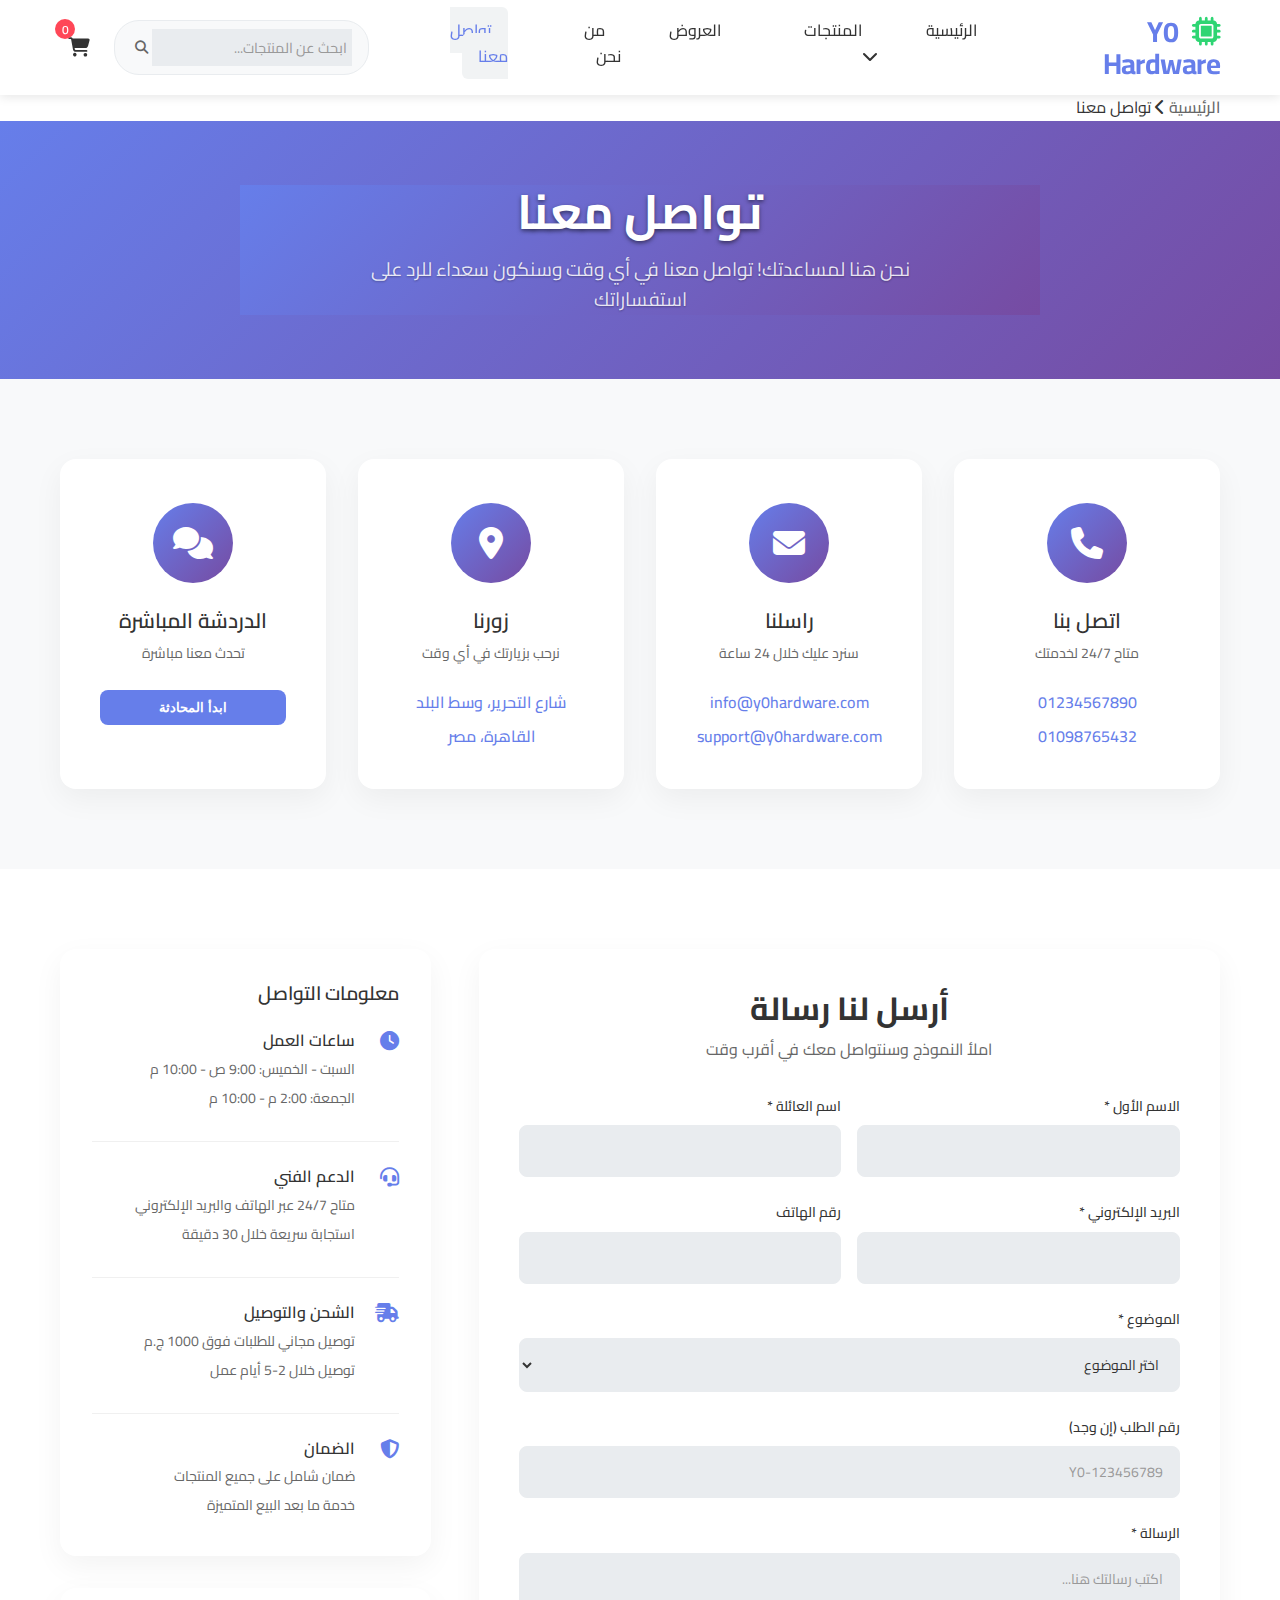
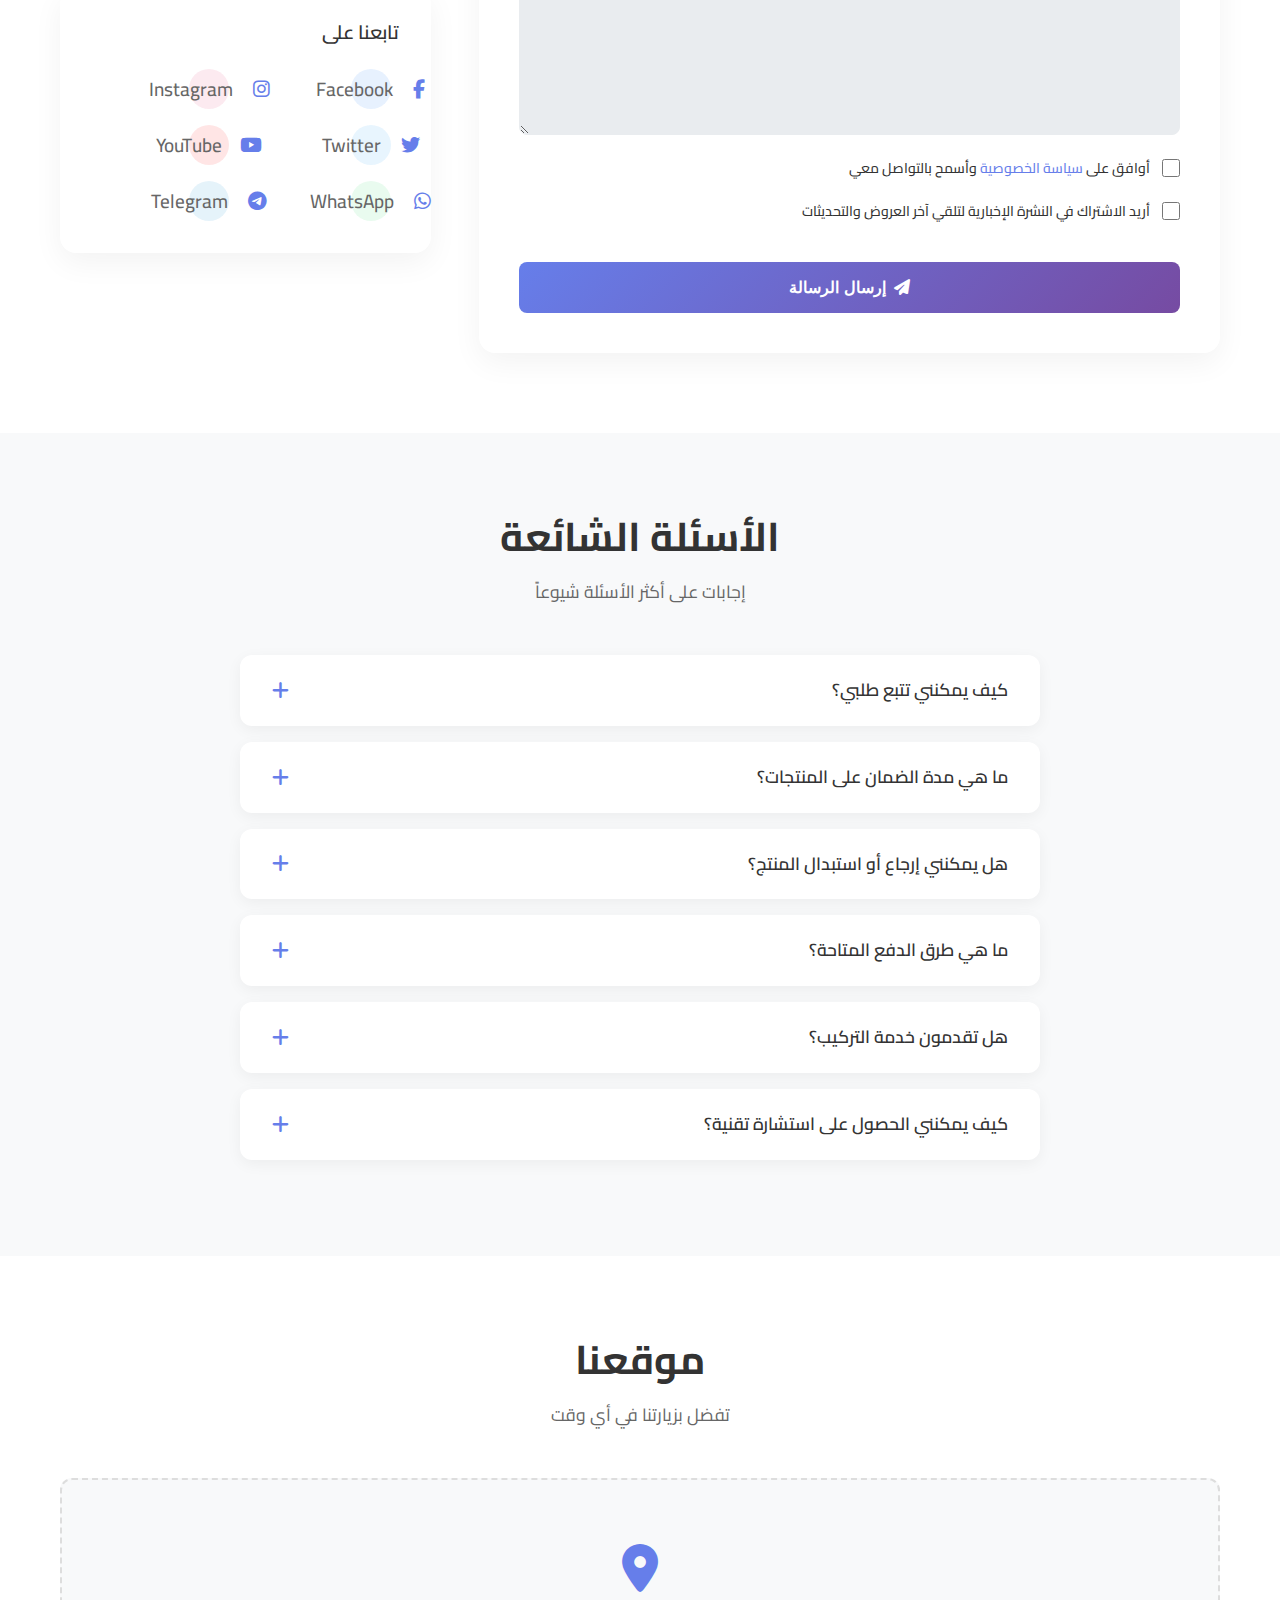
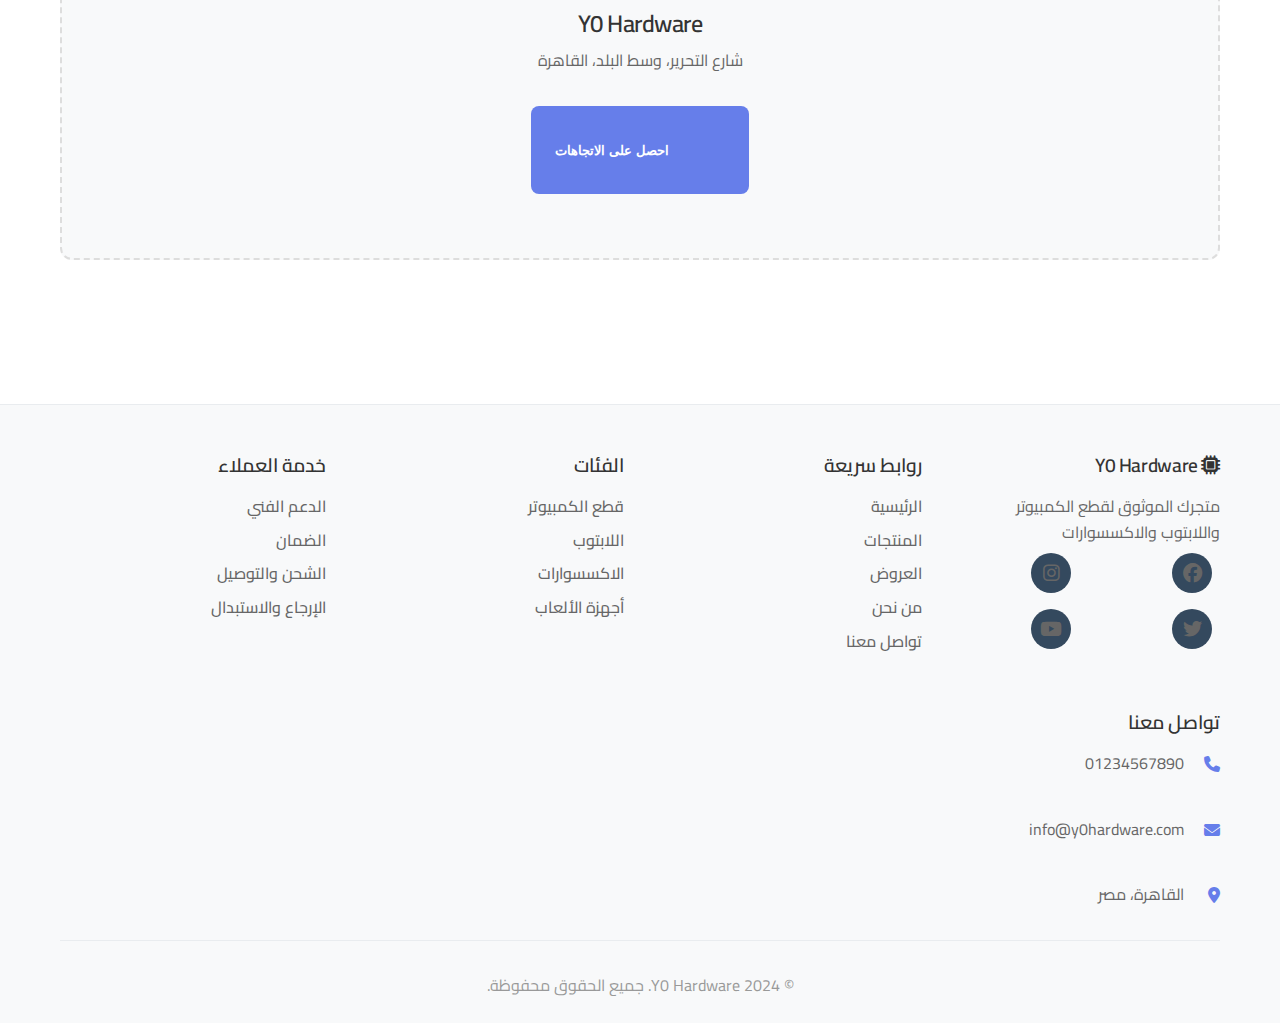
<file: contact.html>
<!DOCTYPE html>
<html lang="ar" dir="rtl">
<head>
    <meta charset="UTF-8">
    <meta name="viewport" content="width=device-width, initial-scale=1.0">
    <title>تواصل معنا - Y0 Hardware</title>
    <meta name="description" content="تواصل مع فريق Y0 Hardware - نحن هنا لمساعدتك في أي استفسار">
    
    <!-- CSS Files -->
    <link rel="stylesheet" href="assets/css/style.css">
    <link rel="stylesheet" href="assets/css/typography-enhanced.css">
    <link rel="stylesheet" href="assets/css/unified-fixes.css">
    <link rel="stylesheet" href="assets/css/contact.css">
    <link rel="stylesheet" href="assets/css/dark-mode.css">
    
    <!-- Font Awesome for Icons -->
    <link rel="stylesheet" href="https://cdnjs.cloudflare.com/ajax/libs/font-awesome/6.4.0/css/all.min.css">
    
    <!-- Google Fonts -->
    <link href="https://fonts.googleapis.com/css2?family=Cairo:wght@300;400;600;700&display=swap" rel="stylesheet">
</head>
<body>
    <!-- Header Section -->
    <header class="header">
        <div class="container">
            <div class="header-content">
                <!-- Logo -->
                <div class="logo">
                    <a href="index.html">
                        <h1><i class="fas fa-microchip"></i> Y0 Hardware</h1>
                    </a>
                </div>
                
                <!-- Navigation Menu -->
                <nav class="nav-menu">
                    <ul>
                        <li><a href="index.html">الرئيسية</a></li>
                        <li class="dropdown">
                            <a href="shop.html">المنتجات <i class="fas fa-chevron-down"></i></a>
                            <div class="dropdown-content">
                                <a href="shop.html?category=pc-parts">قطع الكمبيوتر</a>
                                <a href="shop.html?category=laptops">اللابتوب</a>
                                <a href="shop.html?category=accessories">الاكسسوارات</a>
                            </div>
                        </li>
                        <li><a href="index.html#deals">العروض</a></li>
                        <li><a href="about.html">من نحن</a></li>
                        <li><a href="contact.html" class="active">تواصل معنا</a></li>
                    </ul>
                </nav>
                
                <!-- Header Actions -->
                <div class="header-actions">
                    <div class="search-box">
                        <input type="text" placeholder="ابحث عن المنتجات...">
                        <button><i class="fas fa-search"></i></button>
                    </div>
                    <div class="cart-icon" onclick="window.location.href='cart.html'">
                        <i class="fas fa-shopping-cart"></i>
                        <span class="cart-count">0</span>
                    </div>
                    <!-- Theme Toggle Button - مخفي مؤقتاً للتطوير لاحقاً -->
                    <!-- 
                    <button class="navbar-theme-toggle" id="navbarThemeToggle" title="تبديل المظهر">
                        <i class="fas fa-sun icon sun-icon"></i>
                        <i class="fas fa-moon icon moon-icon"></i>
                    </button>
                    -->
                    <button class="mobile-menu-toggle">
                        <i class="fas fa-bars"></i>
                    </button>
                </div>
            </div>
        </div>
    </header>

    <!-- Breadcrumb -->
    <section class="breadcrumb">
        <div class="container">
            <nav class="breadcrumb-nav">
                <a href="index.html">الرئيسية</a>
                <i class="fas fa-chevron-left"></i>
                <span>تواصل معنا</span>
            </nav>
        </div>
    </section>

    <!-- Contact Hero Section -->
    <section class="contact-hero">
        <div class="container">
            <div class="hero-content">
                <h1>تواصل معنا</h1>
                <p>نحن هنا لمساعدتك! تواصل معنا في أي وقت وسنكون سعداء للرد على استفساراتك</p>
            </div>
        </div>
    </section>

    <!-- Contact Methods Section -->
    <section class="contact-methods">
        <div class="container">
            <div class="methods-grid">
                <div class="method-card">
                    <div class="method-icon">
                        <i class="fas fa-phone"></i>
                    </div>
                    <h3>اتصل بنا</h3>
                    <p>متاح 24/7 لخدمتك</p>
                    <div class="method-info">
                        <a href="tel:+201234567890">01234567890</a>
                        <a href="tel:+201098765432">01098765432</a>
                    </div>
                </div>

                <div class="method-card">
                    <div class="method-icon">
                        <i class="fas fa-envelope"></i>
                    </div>
                    <h3>راسلنا</h3>
                    <p>سنرد عليك خلال 24 ساعة</p>
                    <div class="method-info">
                        <a href="mailto:info@y0hardware.com">info@y0hardware.com</a>
                        <a href="mailto:support@y0hardware.com">support@y0hardware.com</a>
                    </div>
                </div>

                <div class="method-card">
                    <div class="method-icon">
                        <i class="fas fa-map-marker-alt"></i>
                    </div>
                    <h3>زورنا</h3>
                    <p>نرحب بزيارتك في أي وقت</p>
                    <div class="method-info">
                        <span>شارع التحرير، وسط البلد</span>
                        <span>القاهرة، مصر</span>
                    </div>
                </div>

                <div class="method-card">
                    <div class="method-icon">
                        <i class="fas fa-comments"></i>
                    </div>
                    <h3>الدردشة المباشرة</h3>
                    <p>تحدث معنا مباشرة</p>
                    <div class="method-info">
                        <button class="chat-btn" onclick="contactManager.openLiveChat()">
                            ابدأ المحادثة
                        </button>
                    </div>
                </div>
            </div>
        </div>
    </section>

    <!-- Contact Form Section -->
    <section class="contact-form-section">
        <div class="container">
            <div class="contact-content">
                <!-- Contact Form -->
                <div class="contact-form">
                    <div class="form-header">
                        <h2>أرسل لنا رسالة</h2>
                        <p>املأ النموذج وسنتواصل معك في أقرب وقت</p>
                    </div>

                    <form id="contactForm" class="form">
                        <div class="form-row">
                            <div class="form-group">
                                <label for="firstName">الاسم الأول *</label>
                                <input type="text" id="firstName" name="firstName" required>
                            </div>
                            <div class="form-group">
                                <label for="lastName">اسم العائلة *</label>
                                <input type="text" id="lastName" name="lastName" required>
                            </div>
                        </div>

                        <div class="form-row">
                            <div class="form-group">
                                <label for="email">البريد الإلكتروني *</label>
                                <input type="email" id="email" name="email" required>
                            </div>
                            <div class="form-group">
                                <label for="phone">رقم الهاتف</label>
                                <input type="tel" id="phone" name="phone">
                            </div>
                        </div>

                        <div class="form-group">
                            <label for="subject">الموضوع *</label>
                            <select id="subject" name="subject" required>
                                <option value="">اختر الموضوع</option>
                                <option value="general">استفسار عام</option>
                                <option value="product">استفسار عن منتج</option>
                                <option value="order">استفسار عن طلب</option>
                                <option value="technical">دعم فني</option>
                                <option value="complaint">شكوى</option>
                                <option value="suggestion">اقتراح</option>
                                <option value="partnership">شراكة</option>
                                <option value="other">أخرى</option>
                            </select>
                        </div>

                        <div class="form-group">
                            <label for="orderNumber">رقم الطلب (إن وجد)</label>
                            <input type="text" id="orderNumber" name="orderNumber" placeholder="Y0-123456789">
                        </div>

                        <div class="form-group">
                            <label for="message">الرسالة *</label>
                            <textarea id="message" name="message" rows="6" required placeholder="اكتب رسالتك هنا..."></textarea>
                        </div>

                        <div class="form-group checkbox-group">
                            <input type="checkbox" id="agreeContact" name="agreeContact" required>
                            <label for="agreeContact">
                                أوافق على <a href="#privacy" target="_blank">سياسة الخصوصية</a> وأسمح بالتواصل معي
                            </label>
                        </div>

                        <div class="form-group checkbox-group">
                            <input type="checkbox" id="subscribeUpdates" name="subscribeUpdates">
                            <label for="subscribeUpdates">
                                أريد الاشتراك في النشرة الإخبارية لتلقي آخر العروض والتحديثات
                            </label>
                        </div>

                        <button type="submit" class="submit-btn">
                            <i class="fas fa-paper-plane"></i>
                            إرسال الرسالة
                        </button>
                    </form>
                </div>

                <!-- Contact Info -->
                <div class="contact-info">
                    <div class="info-card">
                        <h3>معلومات التواصل</h3>
                        
                        <div class="info-item">
                            <i class="fas fa-clock"></i>
                            <div>
                                <h4>ساعات العمل</h4>
                                <p>السبت - الخميس: 9:00 ص - 10:00 م</p>
                                <p>الجمعة: 2:00 م - 10:00 م</p>
                            </div>
                        </div>

                        <div class="info-item">
                            <i class="fas fa-headset"></i>
                            <div>
                                <h4>الدعم الفني</h4>
                                <p>متاح 24/7 عبر الهاتف والبريد الإلكتروني</p>
                                <p>استجابة سريعة خلال 30 دقيقة</p>
                            </div>
                        </div>

                        <div class="info-item">
                            <i class="fas fa-shipping-fast"></i>
                            <div>
                                <h4>الشحن والتوصيل</h4>
                                <p>توصيل مجاني للطلبات فوق 1000 ج.م</p>
                                <p>توصيل خلال 2-5 أيام عمل</p>
                            </div>
                        </div>

                        <div class="info-item">
                            <i class="fas fa-shield-alt"></i>
                            <div>
                                <h4>الضمان</h4>
                                <p>ضمان شامل على جميع المنتجات</p>
                                <p>خدمة ما بعد البيع المتميزة</p>
                            </div>
                        </div>
                    </div>

                    <!-- Social Media -->
                    <div class="social-card">
                        <h3>تابعنا على</h3>
                        <div class="social-links">
                            <a href="#" class="social-link facebook">
                                <i class="fab fa-facebook-f"></i>
                                <span>Facebook</span>
                            </a>
                            <a href="#" class="social-link instagram">
                                <i class="fab fa-instagram"></i>
                                <span>Instagram</span>
                            </a>
                            <a href="#" class="social-link twitter">
                                <i class="fab fa-twitter"></i>
                                <span>Twitter</span>
                            </a>
                            <a href="#" class="social-link youtube">
                                <i class="fab fa-youtube"></i>
                                <span>YouTube</span>
                            </a>
                            <a href="#" class="social-link whatsapp">
                                <i class="fab fa-whatsapp"></i>
                                <span>WhatsApp</span>
                            </a>
                            <a href="#" class="social-link telegram">
                                <i class="fab fa-telegram"></i>
                                <span>Telegram</span>
                            </a>
                        </div>
                    </div>
                </div>
            </div>
        </div>
    </section>

    <!-- FAQ Section -->
    <section class="faq-section">
        <div class="container">
            <div class="section-header">
                <h2>الأسئلة الشائعة</h2>
                <p>إجابات على أكثر الأسئلة شيوعاً</p>
            </div>

            <div class="faq-container">
                <div class="faq-item">
                    <div class="faq-question" onclick="contactManager.toggleFAQ(this)">
                        <h3>كيف يمكنني تتبع طلبي؟</h3>
                        <i class="fas fa-plus"></i>
                    </div>
                    <div class="faq-answer">
                        <p>يمكنك تتبع طلبك عبر رقم الطلب الذي تم إرساله إليك في البريد الإلكتروني. كما يمكنك التواصل معنا مباشرة للحصول على تحديثات حول حالة طلبك.</p>
                    </div>
                </div>

                <div class="faq-item">
                    <div class="faq-question" onclick="contactManager.toggleFAQ(this)">
                        <h3>ما هي مدة الضمان على المنتجات؟</h3>
                        <i class="fas fa-plus"></i>
                    </div>
                    <div class="faq-answer">
                        <p>تختلف مدة الضمان حسب نوع المنتج. معظم المنتجات تأتي بضمان من سنة إلى ثلاث سنوات. يمكنك الاطلاع على تفاصيل الضمان في صفحة كل منتج.</p>
                    </div>
                </div>

                <div class="faq-item">
                    <div class="faq-question" onclick="contactManager.toggleFAQ(this)">
                        <h3>هل يمكنني إرجاع أو استبدال المنتج؟</h3>
                        <i class="fas fa-plus"></i>
                    </div>
                    <div class="faq-answer">
                        <p>نعم، يمكنك إرجاع أو استبدال المنتج خلال 30 يوم من تاريخ الشراء، شرط أن يكون المنتج في حالته الأصلية مع العبوة والملحقات.</p>
                    </div>
                </div>

                <div class="faq-item">
                    <div class="faq-question" onclick="contactManager.toggleFAQ(this)">
                        <h3>ما هي طرق الدفع المتاحة؟</h3>
                        <i class="fas fa-plus"></i>
                    </div>
                    <div class="faq-answer">
                        <p>نوفر عدة طرق دفع: الدفع عند الاستلام، البطاقات الائتمانية، التحويل البنكي، وفودافون كاش. جميع المعاملات آمنة ومشفرة.</p>
                    </div>
                </div>

                <div class="faq-item">
                    <div class="faq-question" onclick="contactManager.toggleFAQ(this)">
                        <h3>هل تقدمون خدمة التركيب؟</h3>
                        <i class="fas fa-plus"></i>
                    </div>
                    <div class="faq-answer">
                        <p>نعم، نوفر خدمة التركيب والصيانة من خلال فريق متخصص. يمكنك طلب هذه الخدمة عند إتمام الطلب أو التواصل معنا لاحقاً.</p>
                    </div>
                </div>

                <div class="faq-item">
                    <div class="faq-question" onclick="contactManager.toggleFAQ(this)">
                        <h3>كيف يمكنني الحصول على استشارة تقنية؟</h3>
                        <i class="fas fa-plus"></i>
                    </div>
                    <div class="faq-answer">
                        <p>يمكنك الحصول على استشارة تقنية مجانية من خلال التواصل معنا عبر الهاتف أو البريد الإلكتروني أو الدردشة المباشرة. فريقنا التقني سيساعدك في اختيار أفضل المنتجات لاحتياجاتك.</p>
                    </div>
                </div>
            </div>
        </div>
    </section>

    <!-- Map Section -->
    <section class="map-section">
        <div class="container">
            <div class="section-header">
                <h2>موقعنا</h2>
                <p>تفضل بزيارتنا في أي وقت</p>
            </div>
            
            <div class="map-container">
                <div class="map-placeholder">
                    <i class="fas fa-map-marker-alt"></i>
                    <h3>Y0 Hardware</h3>
                    <p>شارع التحرير، وسط البلد، القاهرة</p>
                    <button class="directions-btn" onclick="contactManager.getDirections()">
                        <i class="fas fa-directions"></i>
                        احصل على الاتجاهات
                    </button>
                </div>
            </div>
        </div>
    </section>

    <!-- Footer -->
    <footer class="footer">
        <div class="container">
            <div class="footer-content">
                <div class="footer-section">
                    <div class="footer-logo">
                        <h3><i class="fas fa-microchip"></i> Y0 Hardware</h3>
                        <p>متجرك الموثوق لقطع الكمبيوتر واللابتوب والاكسسوارات</p>
                    </div>
                    <div class="social-links">
                        <a href="#"><i class="fab fa-facebook"></i></a>
                        <a href="#"><i class="fab fa-instagram"></i></a>
                        <a href="#"><i class="fab fa-twitter"></i></a>
                        <a href="#"><i class="fab fa-youtube"></i></a>
                    </div>
                </div>
                
                <div class="footer-section">
                    <h4>روابط سريعة</h4>
                    <ul>
                        <li><a href="index.html">الرئيسية</a></li>
                        <li><a href="shop.html">المنتجات</a></li>
                        <li><a href="index.html#deals">العروض</a></li>
                        <li><a href="about.html">من نحن</a></li>
                        <li><a href="contact.html">تواصل معنا</a></li>
                    </ul>
                </div>
                
                <div class="footer-section">
                    <h4>الفئات</h4>
                    <ul>
                        <li><a href="shop.html?category=pc-parts">قطع الكمبيوتر</a></li>
                        <li><a href="shop.html?category=laptops">اللابتوب</a></li>
                        <li><a href="shop.html?category=accessories">الاكسسوارات</a></li>
                        <li><a href="shop.html?category=gaming">أجهزة الألعاب</a></li>
                    </ul>
                </div>
                
                <div class="footer-section">
                    <h4>خدمة العملاء</h4>
                    <ul>
                        <li><a href="#support">الدعم الفني</a></li>
                        <li><a href="#warranty">الضمان</a></li>
                        <li><a href="#shipping">الشحن والتوصيل</a></li>
                        <li><a href="#returns">الإرجاع والاستبدال</a></li>
                    </ul>
                </div>
                
                <div class="footer-section">
                    <h4>تواصل معنا</h4>
                    <div class="contact-info">
                        <p><i class="fas fa-phone"></i> 01234567890</p>
                        <p><i class="fas fa-envelope"></i> info@y0hardware.com</p>
                        <p><i class="fas fa-map-marker-alt"></i> القاهرة، مصر</p>
                    </div>
                </div>
            </div>
            
            <div class="footer-bottom">
                <p>&copy; 2024 Y0 Hardware. جميع الحقوق محفوظة.</p>
            </div>
        </div>
    </footer>

    <!-- Live Chat Modal -->
    <div class="modal" id="liveChatModal">
        <div class="modal-overlay" onclick="contactManager.closeLiveChat()"></div>
        <div class="modal-content chat-modal">
            <div class="chat-header">
                <h3><i class="fas fa-comments"></i> الدردشة المباشرة</h3>
                <button class="modal-close" onclick="contactManager.closeLiveChat()">
                    <i class="fas fa-times"></i>
                </button>
            </div>
            <div class="chat-body">
                <div class="chat-messages" id="chatMessages">
                    <div class="message bot-message">
                        <div class="message-avatar">
                            <i class="fas fa-robot"></i>
                        </div>
                        <div class="message-content">
                            <p>مرحباً! كيف يمكنني مساعدتك اليوم؟</p>
                            <span class="message-time">الآن</span>
                        </div>
                    </div>
                </div>
                <div class="chat-input">
                    <input type="text" id="chatMessageInput" placeholder="اكتب رسالتك هنا...">
                    <button onclick="contactManager.sendChatMessage()">
                        <i class="fas fa-paper-plane"></i>
                    </button>
                </div>
            </div>
        </div>
    </div>

    <!-- JavaScript Files -->
    <script src="assets/js/theme-toggle.js"></script>
    <script src="assets/js/theme-manager.js"></script>
    <script src="assets/js/script.js"></script>
    <script src="assets/js/contact.js"></script>
</body>
</html>
</file>
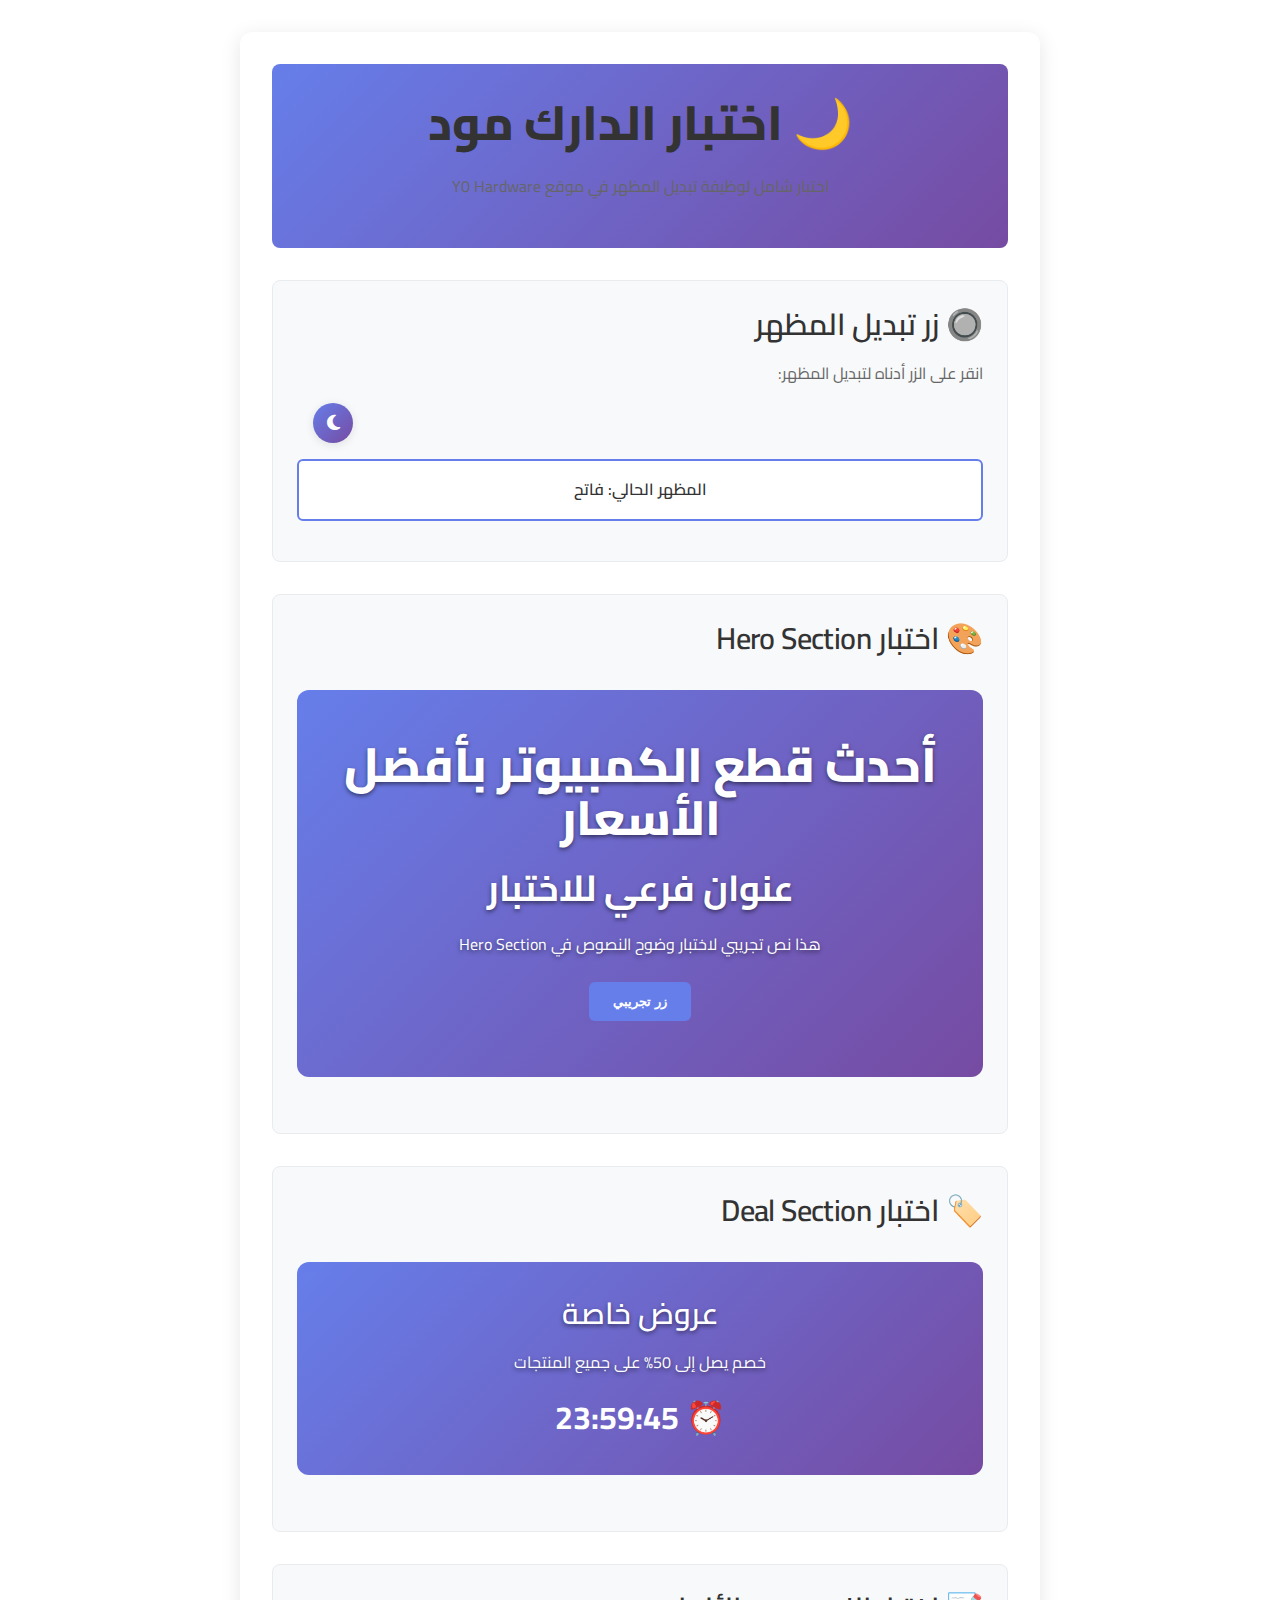
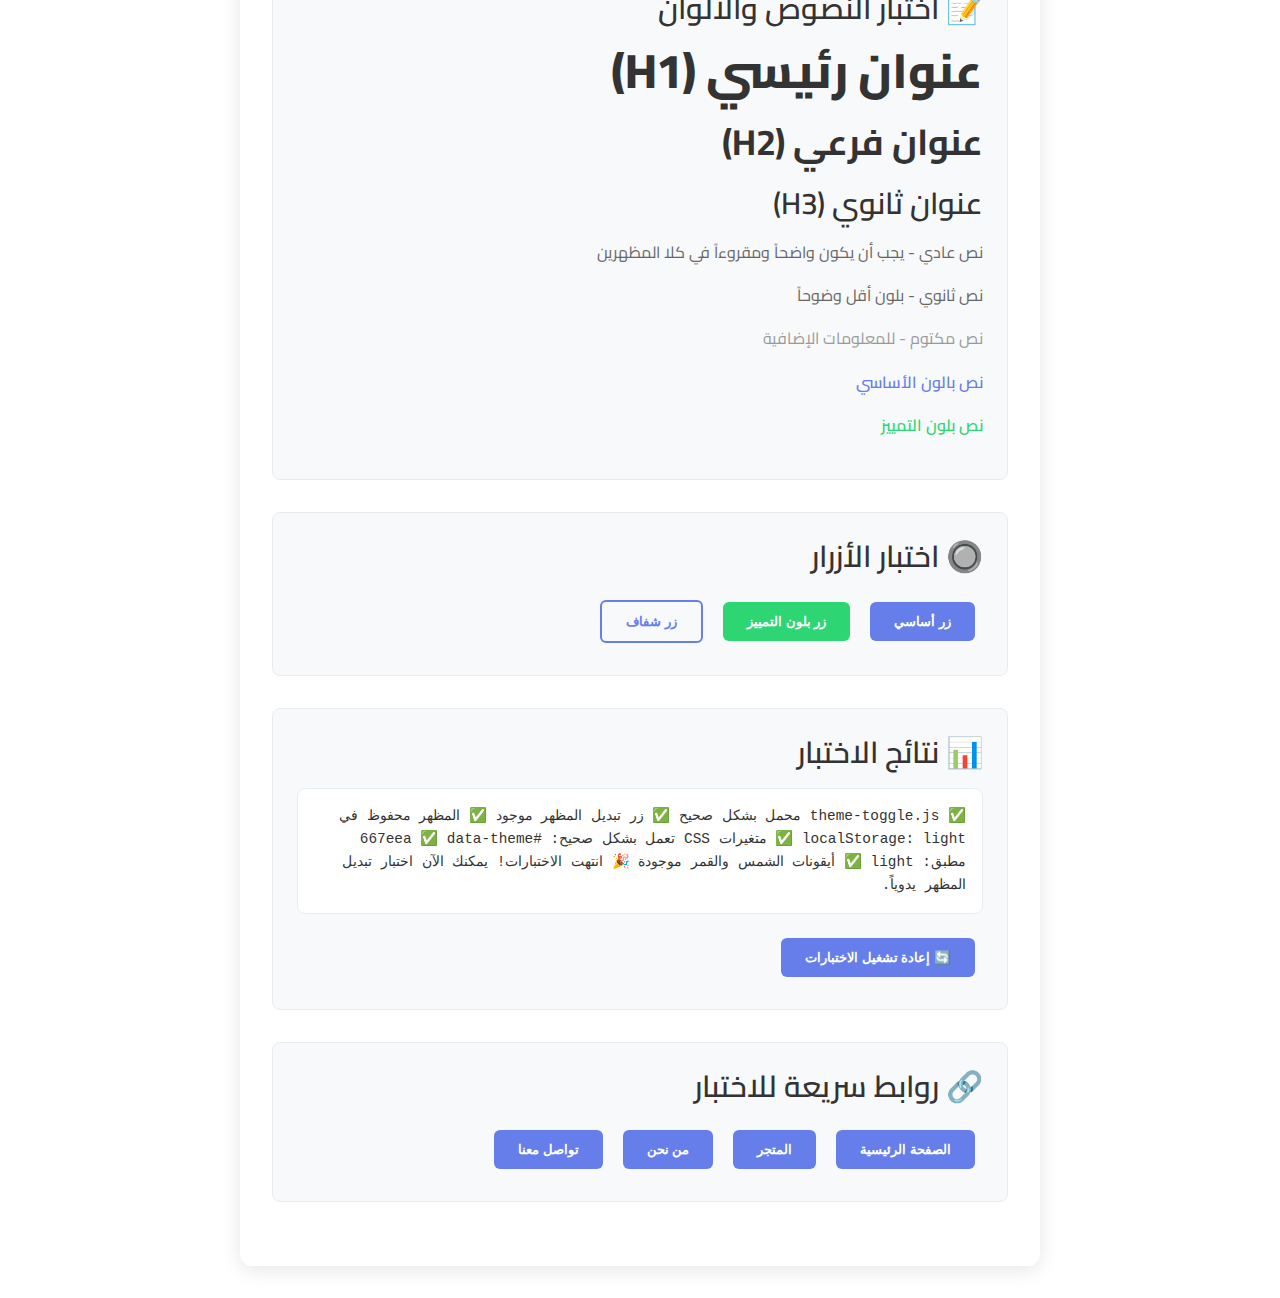
<file: dark-mode-test.html>
<!DOCTYPE html>
<html lang="ar" dir="rtl">
<head>
    <meta charset="UTF-8">
    <meta name="viewport" content="width=device-width, initial-scale=1.0">
    <title>اختبار الدارك مود - Y0 Hardware</title>
    
    <!-- CSS Files -->
    <link rel="stylesheet" href="assets/css/style.css">
    <link rel="stylesheet" href="assets/css/typography-enhanced.css">
    <link rel="stylesheet" href="assets/css/fixes.css">
    <link rel="stylesheet" href="assets/css/color-fixes.css">
    <link rel="stylesheet" href="assets/css/dark-mode.css">
    <link rel="stylesheet" href="assets/css/final-fix.css">
    
    <!-- Font Awesome for Icons -->
    <link rel="stylesheet" href="https://cdnjs.cloudflare.com/ajax/libs/font-awesome/6.4.0/css/all.min.css">
    
    <!-- Google Fonts -->
    <link href="https://fonts.googleapis.com/css2?family=Cairo:wght@300;400;600;700&display=swap" rel="stylesheet">
    
    <style>
        .test-container {
            max-width: 800px;
            margin: 2rem auto;
            padding: 2rem;
            background: var(--bg-card);
            border-radius: 12px;
            box-shadow: 0 4px 20px rgba(0, 0, 0, 0.1);
        }
        
        .test-header {
            text-align: center;
            margin-bottom: 2rem;
            padding: 2rem;
            background: linear-gradient(135deg, var(--primary-color) 0%, var(--secondary-color) 100%);
            color: white;
            border-radius: 8px;
        }
        
        .test-section {
            margin: 2rem 0;
            padding: 1.5rem;
            border: 1px solid var(--border-primary);
            border-radius: 8px;
            background: var(--bg-secondary);
        }
        
        .test-button {
            background: var(--primary-color);
            color: white;
            border: none;
            padding: 12px 24px;
            border-radius: 6px;
            cursor: pointer;
            font-weight: 600;
            margin: 0.5rem;
            transition: all 0.3s ease;
        }
        
        .test-button:hover {
            background: var(--secondary-color);
            transform: translateY(-2px);
        }
        
        .theme-status {
            padding: 1rem;
            border-radius: 6px;
            font-weight: 600;
            text-align: center;
            margin: 1rem 0;
        }
        
        .status-light {
            background: var(--bg-primary);
            color: var(--text-primary);
            border: 2px solid var(--primary-color);
        }
        
        .status-dark {
            background: var(--bg-secondary);
            color: var(--text-primary);
            border: 2px solid var(--accent-color);
        }
        
        .navbar-theme-toggle {
            background: linear-gradient(135deg, var(--primary-color) 0%, var(--secondary-color) 100%);
            border: none;
            color: white;
            width: 50px;
            height: 50px;
            border-radius: 50%;
            cursor: pointer;
            display: flex;
            align-items: center;
            justify-content: center;
            font-size: 1.2rem;
            transition: all 0.3s ease;
            margin: 1rem auto;
            box-shadow: 0 4px 15px rgba(0, 0, 0, 0.2);
            position: relative;
            overflow: hidden;
        }
        
        .navbar-theme-toggle:hover {
            transform: scale(1.1);
            box-shadow: 0 6px 20px rgba(102, 126, 234, 0.4);
        }
        
        .navbar-theme-toggle .icon {
            position: absolute;
            transition: all 0.4s cubic-bezier(0.4, 0, 0.2, 1);
        }
        
        .navbar-theme-toggle .sun-icon {
            opacity: 0;
            transform: rotate(180deg) scale(0.5);
        }
        
        .navbar-theme-toggle .moon-icon {
            opacity: 1;
            transform: rotate(0deg) scale(1);
        }
        
        [data-theme="dark"] .navbar-theme-toggle {
            background: linear-gradient(135deg, var(--accent-color) 0%, var(--success-color) 100%);
            box-shadow: 0 4px 15px rgba(46, 213, 115, 0.3);
        }
        
        [data-theme="dark"] .navbar-theme-toggle:hover {
            box-shadow: 0 6px 20px rgba(46, 213, 115, 0.5);
        }
        
        [data-theme="dark"] .navbar-theme-toggle .sun-icon {
            opacity: 1;
            transform: rotate(0deg) scale(1);
        }
        
        [data-theme="dark"] .navbar-theme-toggle .moon-icon {
            opacity: 0;
            transform: rotate(-180deg) scale(0.5);
        }
        
        .test-results {
            background: var(--bg-card);
            border: 1px solid var(--border-primary);
            border-radius: 8px;
            padding: 1rem;
            margin: 1rem 0;
            font-family: 'Courier New', monospace;
            font-size: 0.9rem;
            max-height: 200px;
            overflow-y: auto;
        }
        
        .hero-test {
            background: linear-gradient(135deg, #667eea 0%, #764ba2 100%);
            color: white;
            padding: 3rem 2rem;
            text-align: center;
            border-radius: 12px;
            margin: 2rem 0;
        }
        
        .hero-test h1,
        .hero-test h2,
        .hero-test p {
            color: white !important;
            text-shadow: 0 2px 4px rgba(0, 0, 0, 0.5) !important;
        }
        
        .deals-test {
            background: linear-gradient(135deg, #667eea 0%, #764ba2 100%);
            color: white;
            padding: 2rem;
            text-align: center;
            border-radius: 12px;
            margin: 2rem 0;
        }
        
        .deals-test h3,
        .deals-test p {
            color: white !important;
            text-shadow: 0 2px 4px rgba(0, 0, 0, 0.5) !important;
        }
    </style>
</head>
<body>
    <div class="test-container">
        <div class="test-header">
            <h1>🌙 اختبار الدارك مود</h1>
            <p>اختبار شامل لوظيفة تبديل المظهر في موقع Y0 Hardware</p>
        </div>
        
        <!-- زر الدارك مود -->
        <div class="test-section">
            <h3>🔘 زر تبديل المظهر</h3>
            <p>انقر على الزر أدناه لتبديل المظهر:</p>
            
            <button class="navbar-theme-toggle" id="navbarThemeToggle" title="تبديل المظهر">
                <i class="fas fa-sun icon sun-icon"></i>
                <i class="fas fa-moon icon moon-icon"></i>
            </button>
            
            <div class="theme-status" id="themeStatus">
                المظهر الحالي: <span id="currentTheme">فاتح</span>
            </div>
        </div>
        
        <!-- اختبار Hero Section -->
        <div class="test-section">
            <h3>🎨 اختبار Hero Section</h3>
            <div class="hero-test">
                <h1>أحدث قطع الكمبيوتر بأفضل الأسعار</h1>
                <h2>عنوان فرعي للاختبار</h2>
                <p>هذا نص تجريبي لاختبار وضوح النصوص في Hero Section</p>
                <button class="test-button">زر تجريبي</button>
            </div>
        </div>
        
        <!-- اختبار Deal Section -->
        <div class="test-section">
            <h3>🏷️ اختبار Deal Section</h3>
            <div class="deals-test">
                <h3>عروض خاصة</h3>
                <p>خصم يصل إلى 50% على جميع المنتجات</p>
                <div style="font-size: 2rem; font-weight: bold; color: white !important;">
                    ⏰ 23:59:45
                </div>
            </div>
        </div>
        
        <!-- اختبار النصوص -->
        <div class="test-section">
            <h3>📝 اختبار النصوص والألوان</h3>
            <h1>عنوان رئيسي (H1)</h1>
            <h2>عنوان فرعي (H2)</h2>
            <h3>عنوان ثانوي (H3)</h3>
            <p>نص عادي - يجب أن يكون واضحاً ومقروءاً في كلا المظهرين</p>
            <p style="color: var(--text-secondary);">نص ثانوي - بلون أقل وضوحاً</p>
            <p style="color: var(--text-muted);">نص مكتوم - للمعلومات الإضافية</p>
            <p style="color: var(--primary-color); font-weight: 600;">نص بالون الأساسي</p>
            <p style="color: var(--accent-color); font-weight: 600;">نص بلون التمييز</p>
        </div>
        
        <!-- اختبار الأزرار -->
        <div class="test-section">
            <h3>🔘 اختبار الأزرار</h3>
            <button class="test-button">زر أساسي</button>
            <button class="test-button" style="background: var(--accent-color);">زر بلون التمييز</button>
            <button class="test-button" style="background: transparent; border: 2px solid var(--primary-color); color: var(--primary-color);">زر شفاف</button>
        </div>
        
        <!-- نتائج الاختبار -->
        <div class="test-section">
            <h3>📊 نتائج الاختبار</h3>
            <div class="test-results" id="testResults">
                جاري تحميل الاختبارات...
            </div>
            <button class="test-button" onclick="runTests()">🔄 إعادة تشغيل الاختبارات</button>
        </div>
        
        <!-- روابط التنقل -->
        <div class="test-section">
            <h3>🔗 روابط سريعة للاختبار</h3>
            <button class="test-button" onclick="window.open('index.html', '_blank')">الصفحة الرئيسية</button>
            <button class="test-button" onclick="window.open('shop.html', '_blank')">المتجر</button>
            <button class="test-button" onclick="window.open('about.html', '_blank')">من نحن</button>
            <button class="test-button" onclick="window.open('contact.html', '_blank')">تواصل معنا</button>
        </div>
    </div>
    
    <!-- JavaScript Files -->
    <script src="assets/js/theme-toggle.js"></script>
    <script src="assets/js/theme-manager.js"></script>
    
    <script>
        // متغيرات الاختبار
        let testResults = [];
        
        // تحديث حالة المظهر
        function updateThemeStatus() {
            const currentTheme = document.documentElement.getAttribute('data-theme') || 'light';
            const themeStatus = document.getElementById('themeStatus');
            const currentThemeSpan = document.getElementById('currentTheme');
            
            if (currentTheme === 'dark') {
                currentThemeSpan.textContent = 'داكن';
                themeStatus.className = 'theme-status status-dark';
            } else {
                currentThemeSpan.textContent = 'فاتح';
                themeStatus.className = 'theme-status status-light';
            }
        }
        
        // تشغيل الاختبارات
        function runTests() {
            testResults = [];
            const resultsDiv = document.getElementById('testResults');
            resultsDiv.innerHTML = 'جاري تشغيل الاختبارات...\n';
            
            setTimeout(() => {
                // اختبار تحميل theme-toggle.js
                if (typeof toggleTheme === 'function') {
                    addTestResult('✅ theme-toggle.js محمل بشكل صحيح');
                } else {
                    addTestResult('❌ theme-toggle.js غير محمل');
                }
                
                // اختبار وجود الزر
                const themeButton = document.querySelector('.navbar-theme-toggle');
                if (themeButton) {
                    addTestResult('✅ زر تبديل المظهر موجود');
                } else {
                    addTestResult('❌ زر تبديل المظهر غير موجود');
                }
                
                // اختبار localStorage
                const savedTheme = localStorage.getItem('theme');
                if (savedTheme) {
                    addTestResult(`✅ المظهر محفوظ في localStorage: ${savedTheme}`);
                } else {
                    addTestResult('⚠️ لا يوجد مظهر محفوظ في localStorage');
                }
                
                // اختبار CSS Variables
                const rootStyles = getComputedStyle(document.documentElement);
                const primaryColor = rootStyles.getPropertyValue('--primary-color').trim();
                if (primaryColor) {
                    addTestResult(`✅ متغيرات CSS تعمل بشكل صحيح: ${primaryColor}`);
                } else {
                    addTestResult('❌ متغيرات CSS لا تعمل');
                }
                
                // اختبار data-theme attribute
                const currentTheme = document.documentElement.getAttribute('data-theme');
                if (currentTheme) {
                    addTestResult(`✅ data-theme مطبق: ${currentTheme}`);
                } else {
                    addTestResult('⚠️ data-theme غير مطبق');
                }
                
                // اختبار الأيقونات
                const sunIcon = document.querySelector('.sun-icon');
                const moonIcon = document.querySelector('.moon-icon');
                if (sunIcon && moonIcon) {
                    addTestResult('✅ أيقونات الشمس والقمر موجودة');
                } else {
                    addTestResult('❌ أيقونات الشمس والقمر مفقودة');
                }
                
                addTestResult('\n🎉 انتهت الاختبارات! يمكنك الآن اختبار تبديل المظهر يدوياً.');
                
            }, 500);
        }
        
        // إضافة نتيجة اختبار
        function addTestResult(result) {
            testResults.push(result);
            const resultsDiv = document.getElementById('testResults');
            resultsDiv.innerHTML = testResults.join('\n');
            resultsDiv.scrollTop = resultsDiv.scrollHeight;
        }
        
        // مراقبة تغيير المظهر
        const observer = new MutationObserver((mutations) => {
            mutations.forEach((mutation) => {
                if (mutation.type === 'attributes' && mutation.attributeName === 'data-theme') {
                    updateThemeStatus();
                }
            });
        });
        
        observer.observe(document.documentElement, {
            attributes: true,
            attributeFilter: ['data-theme']
        });
        
        // تهيئة الصفحة
        document.addEventListener('DOMContentLoaded', () => {
            updateThemeStatus();
            runTests();
            
            // إضافة مستمع للزر
            const themeButton = document.querySelector('.navbar-theme-toggle');
            if (themeButton) {
                themeButton.addEventListener('click', () => {
                    setTimeout(updateThemeStatus, 100);
                });
            }
        });
        
        // تحديث الحالة عند تحميل الصفحة
        window.addEventListener('load', () => {
            updateThemeStatus();
        });
    </script>
</body>
</html>
</file>
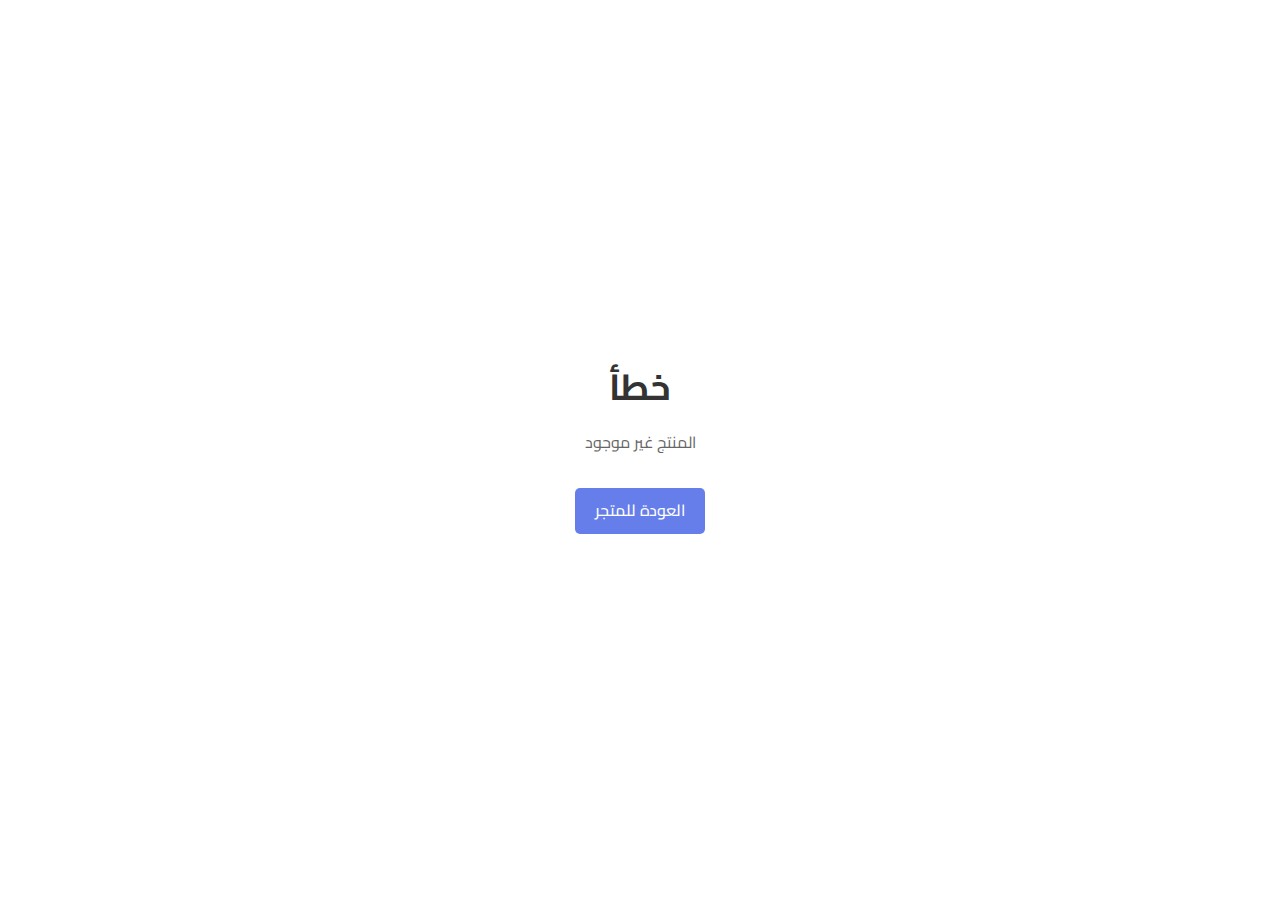
<file: product.html>
<!DOCTYPE html>
<html lang="ar" dir="rtl">
<head>
    <meta charset="UTF-8">
    <meta name="viewport" content="width=device-width, initial-scale=1.0">
    <title>تفاصيل المنتج - Y0 Hardware</title>
    <meta name="description" content="تفاصيل المنتج مع المواصفات والمراجعات في Y0 Hardware">
    
    <!-- CSS Files -->
    <link rel="stylesheet" href="assets/css/style.css">
    <link rel="stylesheet" href="assets/css/typography-enhanced.css">
    <link rel="stylesheet" href="assets/css/fixes.css">
    <link rel="stylesheet" href="assets/css/color-fixes.css">
    <link rel="stylesheet" href="assets/css/product.css">
    <link rel="stylesheet" href="assets/css/dark-mode.css">
    <link rel="stylesheet" href="assets/css/final-fix.css">
    
    <!-- Font Awesome for Icons -->
    <link rel="stylesheet" href="https://cdnjs.cloudflare.com/ajax/libs/font-awesome/6.4.0/css/all.min.css">
    
    <!-- Google Fonts -->
    <link href="https://fonts.googleapis.com/css2?family=Cairo:wght@300;400;600;700&display=swap" rel="stylesheet">
</head>
<body>
    <!-- Header Section -->
    <header class="header">
        <div class="container">
            <div class="header-content">
                <!-- Logo -->
                <div class="logo">
                    <a href="index.html">
                        <h1><i class="fas fa-microchip"></i> Y0 Hardware</h1>
                    </a>
                </div>
                
                <!-- Navigation Menu -->
                <nav class="nav-menu">
                    <ul>
                        <li><a href="index.html">الرئيسية</a></li>
                        <li class="dropdown">
                            <a href="shop.html">المنتجات <i class="fas fa-chevron-down"></i></a>
                            <div class="dropdown-content">
                                <a href="shop.html?category=pc-parts">قطع الكمبيوتر</a>
                                <a href="shop.html?category=laptops">اللابتوب</a>
                                <a href="shop.html?category=accessories">الاكسسوارات</a>
                            </div>
                        </li>
                        <li><a href="index.html#deals">العروض</a></li>
                        <li><a href="about.html">من نحن</a></li>
                        <li><a href="contact.html">تواصل معنا</a></li>
                    </ul>
                </nav>
                
                <div class="header-actions">
                    <div class="search-box">
                        <input type="text" placeholder="ابحث عن المنتجات...">
                        <button><i class="fas fa-search"></i></button>
                    </div>
                    <div class="cart-icon">
                        <i class="fas fa-shopping-cart"></i>
                        <span class="cart-count">0</span>
                    </div>
                    <!-- Theme Toggle Button - مخفي مؤقتاً للتطوير لاحقاً -->
                    <!-- 
                    <button class="navbar-theme-toggle" id="navbarThemeToggle" title="تبديل المظهر">
                        <i class="fas fa-sun icon sun-icon"></i>
                        <i class="fas fa-moon icon moon-icon"></i>
                    </button>
                    -->
                    <button class="mobile-menu-toggle">
                        <i class="fas fa-bars"></i>
                    </button>
                </div>
            </div>
        </div>
    </header>

    <!-- Breadcrumb -->
    <section class="breadcrumb">
        <div class="container">
            <nav class="breadcrumb-nav" id="breadcrumbNav">
                <a href="index.html">الرئيسية</a>
                <i class="fas fa-chevron-left"></i>
                <a href="shop.html">المتجر</a>
                <i class="fas fa-chevron-left"></i>
                <span id="productCategory">قطع الكمبيوتر</span>
                <i class="fas fa-chevron-left"></i>
                <span id="productName">تفاصيل المنتج</span>
            </nav>
        </div>
    </section>

    <!-- Product Details Section -->
    <section class="product-details">
        <div class="container">
            <div class="product-main">
                <!-- Product Images -->
                <div class="product-images">
                    <div class="main-image">
                        <img id="mainProductImage" src="" alt="Product Image">
                        <div class="image-zoom" id="imageZoom"></div>
                        <button class="fullscreen-btn" onclick="productManager.openFullscreen()">
                            <i class="fas fa-expand"></i>
                        </button>
                    </div>
                    <div class="thumbnail-images">
                        <div class="thumbnail-slider">
                            <button class="slider-btn prev" onclick="productManager.prevThumbnail()">
                                <i class="fas fa-chevron-right"></i>
                            </button>
                            <div class="thumbnails-container" id="thumbnailsContainer">
                                <!-- Thumbnails will be loaded here -->
                            </div>
                            <button class="slider-btn next" onclick="productManager.nextThumbnail()">
                                <i class="fas fa-chevron-left"></i>
                            </button>
                        </div>
                    </div>
                </div>

                <!-- Product Info -->
                <div class="product-info">
                    <div class="product-header">
                        <div class="product-category" id="productCategoryText">قطع الكمبيوتر</div>
                        <h1 id="productTitle">اسم المنتج</h1>
                        <div class="product-meta">
                            <div class="product-rating">
                                <div class="stars" id="productStars">★★★★★</div>
                                <span class="rating-text" id="ratingText">(4.8 من 5)</span>
                                <span class="review-count" id="reviewCount">(24 مراجعة)</span>
                                <a href="#reviews" class="write-review">اكتب مراجعة</a>
                            </div>
                            <div class="product-code">
                                كود المنتج: <span id="productCode">Y0-001</span>
                            </div>
                        </div>
                    </div>

                    <div class="product-pricing">
                        <div class="price-section">
                            <span class="current-price" id="currentPrice">0 ج.م</span>
                            <span class="old-price" id="oldPrice" style="display: none;">0 ج.م</span>
                            <span class="discount-badge" id="discountBadge" style="display: none;">خصم 20%</span>
                        </div>
                        <div class="savings" id="savingsAmount" style="display: none;">
                            توفر <span>2000 ج.م</span>
                        </div>
                    </div>

                    <div class="product-description">
                        <p id="productDescription">وصف المنتج سيظهر هنا...</p>
                    </div>

                    <div class="product-availability">
                        <div class="stock-status" id="stockStatus">
                            <i class="fas fa-check-circle"></i>
                            <span>متوفر في المخزن</span>
                        </div>
                        <div class="shipping-info">
                            <i class="fas fa-truck"></i>
                            <span>شحن مجاني للطلبات فوق 1000 ج.م</span>
                        </div>
                        <div class="warranty-info">
                            <i class="fas fa-shield-alt"></i>
                            <span>ضمان لمدة سنتين</span>
                        </div>
                    </div>

                    <div class="product-options">
                        <div class="quantity-selector">
                            <label>الكمية:</label>
                            <div class="quantity-controls">
                                <button class="qty-btn minus" onclick="productManager.decreaseQuantity()">-</button>
                                <input type="number" id="quantityInput" value="1" min="1" max="10">
                                <button class="qty-btn plus" onclick="productManager.increaseQuantity()">+</button>
                            </div>
                        </div>
                    </div>

                    <div class="product-actions">
                        <button class="add-to-cart-btn" id="addToCartBtn" onclick="productManager.addToCart()">
                            <i class="fas fa-shopping-cart"></i>
                            إضافة للسلة
                        </button>
                        <button class="buy-now-btn" onclick="productManager.buyNow()">
                            <i class="fas fa-bolt"></i>
                            اشترِ الآن
                        </button>
                        <div class="secondary-actions">
                            <button class="wishlist-btn" onclick="productManager.toggleWishlist()">
                                <i class="far fa-heart"></i>
                                المفضلة
                            </button>
                            <button class="compare-btn" onclick="productManager.addToCompare()">
                                <i class="fas fa-balance-scale"></i>
                                مقارنة
                            </button>
                            <button class="share-btn" onclick="productManager.shareProduct()">
                                <i class="fas fa-share-alt"></i>
                                مشاركة
                            </button>
                        </div>
                    </div>

                    <div class="trust-badges">
                        <div class="badge">
                            <i class="fas fa-lock"></i>
                            <span>دفع آمن</span>
                        </div>
                        <div class="badge">
                            <i class="fas fa-undo"></i>
                            <span>إرجاع مجاني</span>
                        </div>
                        <div class="badge">
                            <i class="fas fa-headset"></i>
                            <span>دعم 24/7</span>
                        </div>
                    </div>
                </div>
            </div>

            <!-- Product Tabs -->
            <div class="product-tabs">
                <div class="tab-headers">
                    <button class="tab-header active" data-tab="specifications">المواصفات</button>
                    <button class="tab-header" data-tab="description">الوصف التفصيلي</button>
                    <button class="tab-header" data-tab="reviews">المراجعات <span id="reviewsTabCount">(24)</span></button>
                    <button class="tab-header" data-tab="shipping">الشحن والإرجاع</button>
                </div>

                <div class="tab-content">
                    <!-- Specifications Tab -->
                    <div class="tab-panel active" id="specifications">
                        <div class="specifications-grid" id="specificationsGrid">
                            <!-- Specifications will be loaded here -->
                        </div>
                    </div>

                    <!-- Description Tab -->
                    <div class="tab-panel" id="description">
                        <div class="detailed-description" id="detailedDescription">
                            <p>الوصف التفصيلي للمنتج سيظهر هنا...</p>
                        </div>
                    </div>

                    <!-- Reviews Tab -->
                    <div class="tab-panel" id="reviews">
                        <div class="reviews-section">
                            <div class="reviews-summary">
                                <div class="rating-overview">
                                    <div class="overall-rating">
                                        <span class="rating-number" id="overallRating">4.8</span>
                                        <div class="stars" id="overallStars">★★★★★</div>
                                        <span class="total-reviews" id="totalReviews">24 مراجعة</span>
                                    </div>
                                    <div class="rating-breakdown" id="ratingBreakdown">
                                        <!-- Rating breakdown will be loaded here -->
                                    </div>
                                </div>
                                <button class="write-review-btn" onclick="productManager.openReviewForm()">
                                    اكتب مراجعة
                                </button>
                            </div>

                            <div class="reviews-filters">
                                <select id="reviewsSort">
                                    <option value="newest">الأحدث</option>
                                    <option value="oldest">الأقدم</option>
                                    <option value="highest">التقييم الأعلى</option>
                                    <option value="lowest">التقييم الأقل</option>
                                </select>
                                <div class="rating-filter">
                                    <button class="filter-btn active" data-rating="all">جميع التقييمات</button>
                                    <button class="filter-btn" data-rating="5">5 نجوم</button>
                                    <button class="filter-btn" data-rating="4">4 نجوم</button>
                                    <button class="filter-btn" data-rating="3">3 نجوم</button>
                                    <button class="filter-btn" data-rating="2">2 نجوم</button>
                                    <button class="filter-btn" data-rating="1">1 نجمة</button>
                                </div>
                            </div>

                            <div class="reviews-list" id="reviewsList">
                                <!-- Reviews will be loaded here -->
                            </div>

                            <button class="load-more-reviews" id="loadMoreReviews">
                                تحميل المزيد من المراجعات
                            </button>
                        </div>
                    </div>

                    <!-- Shipping Tab -->
                    <div class="tab-panel" id="shipping">
                        <div class="shipping-info-detailed">
                            <div class="info-section">
                                <h3><i class="fas fa-truck"></i> معلومات الشحن</h3>
                                <ul>
                                    <li>شحن مجاني للطلبات فوق 1000 ج.م</li>
                                    <li>التوصيل خلال 2-5 أيام عمل</li>
                                    <li>تتبع الطلب عبر الرسائل النصية</li>
                                    <li>إمكانية الاستلام من المتجر</li>
                                </ul>
                            </div>
                            <div class="info-section">
                                <h3><i class="fas fa-undo"></i> سياسة الإرجاع</h3>
                                <ul>
                                    <li>إرجاع مجاني خلال 30 يوم</li>
                                    <li>المنتج يجب أن يكون في حالته الأصلية</li>
                                    <li>استرداد كامل للمبلغ</li>
                                    <li>خدمة عملاء متاحة 24/7</li>
                                </ul>
                            </div>
                        </div>
                    </div>
                </div>
            </div>

            <!-- Related Products -->
            <div class="related-products">
                <h2>منتجات ذات صلة</h2>
                <div class="related-products-grid" id="relatedProductsGrid">
                    <!-- Related products will be loaded here -->
                </div>
            </div>
        </div>
    </section>

    <!-- Review Form Modal -->
    <div class="modal" id="reviewModal">
        <div class="modal-overlay" onclick="productManager.closeReviewForm()"></div>
        <div class="modal-content">
            <div class="modal-header">
                <h3>اكتب مراجعة</h3>
                <button class="modal-close" onclick="productManager.closeReviewForm()">
                    <i class="fas fa-times"></i>
                </button>
            </div>
            <form class="review-form" id="reviewForm">
                <div class="form-group">
                    <label>التقييم:</label>
                    <div class="star-rating" id="starRating">
                        <span class="star" data-rating="1">★</span>
                        <span class="star" data-rating="2">★</span>
                        <span class="star" data-rating="3">★</span>
                        <span class="star" data-rating="4">★</span>
                        <span class="star" data-rating="5">★</span>
                    </div>
                </div>
                <div class="form-group">
                    <label for="reviewTitle">عنوان المراجعة:</label>
                    <input type="text" id="reviewTitle" required>
                </div>
                <div class="form-group">
                    <label for="reviewText">نص المراجعة:</label>
                    <textarea id="reviewText" rows="5" required></textarea>
                </div>
                <div class="form-group">
                    <label for="reviewerName">الاسم:</label>
                    <input type="text" id="reviewerName" required>
                </div>
                <div class="form-actions">
                    <button type="button" class="btn-secondary" onclick="productManager.closeReviewForm()">
                        إلغاء
                    </button>
                    <button type="submit" class="btn-primary">
                        نشر المراجعة
                    </button>
                </div>
            </form>
        </div>
    </div>

    <!-- Footer -->
    <footer class="footer">
        <div class="container">
            <div class="footer-content">
                <div class="footer-section">
                    <div class="footer-logo">
                        <h3><i class="fas fa-microchip"></i> Y0 Hardware</h3>
                        <p>متجرك الموثوق لقطع الكمبيوتر واللابتوب والاكسسوارات</p>
                    </div>
                    <div class="social-links">
                        <a href="#"><i class="fab fa-facebook"></i></a>
                        <a href="#"><i class="fab fa-instagram"></i></a>
                        <a href="#"><i class="fab fa-twitter"></i></a>
                        <a href="#"><i class="fab fa-youtube"></i></a>
                    </div>
                </div>
                
                <div class="footer-section">
                    <h4>روابط سريعة</h4>
                    <ul>
                        <li><a href="index.html">الرئيسية</a></li>
                        <li><a href="shop.html">المنتجات</a></li>
                        <li><a href="index.html#deals">العروض</a></li>
                        <li><a href="about.html">من نحن</a></li>
                        <li><a href="contact.html">تواصل معنا</a></li>
                    </ul>
                </div>
                
                <div class="footer-section">
                    <h4>الفئات</h4>
                    <ul>
                        <li><a href="shop.html?category=pc-parts">قطع الكمبيوتر</a></li>
                        <li><a href="shop.html?category=laptops">اللابتوب</a></li>
                        <li><a href="shop.html?category=accessories">الاكسسوارات</a></li>
                        <li><a href="shop.html?category=gaming">أجهزة الألعاب</a></li>
                    </ul>
                </div>
                
                <div class="footer-section">
                    <h4>خدمة العملاء</h4>
                    <ul>
                        <li><a href="#support">الدعم الفني</a></li>
                        <li><a href="#warranty">الضمان</a></li>
                        <li><a href="#shipping">الشحن والتوصيل</a></li>
                        <li><a href="#returns">الإرجاع والاستبدال</a></li>
                    </ul>
                </div>
                
                <div class="footer-section">
                    <h4>تواصل معنا</h4>
                    <div class="contact-info">
                        <p><i class="fas fa-phone"></i> 01234567890</p>
                        <p><i class="fas fa-envelope"></i> info@y0hardware.com</p>
                        <p><i class="fas fa-map-marker-alt"></i> القاهرة، مصر</p>
                    </div>
                </div>
            </div>
            
            <div class="footer-bottom">
                <p>&copy; 2024 Y0 Hardware. جميع الحقوق محفوظة.</p>
            </div>
        </div>
    </footer>

    <!-- Scroll to Top Button -->
    <button class="scroll-to-top" id="scrollToTop" title="العودة لأعلى">
        <i class="fas fa-arrow-up"></i>
    </button>

    <!-- JavaScript Files -->
    <script src="assets/js/theme-toggle.js"></script>
    <script src="assets/js/theme-manager.js"></script>
    <script src="assets/js/script.js"></script>
    <script src="assets/js/products-data.js"></script>
    <script src="assets/js/product.js"></script>
</body>
</html>
</file>
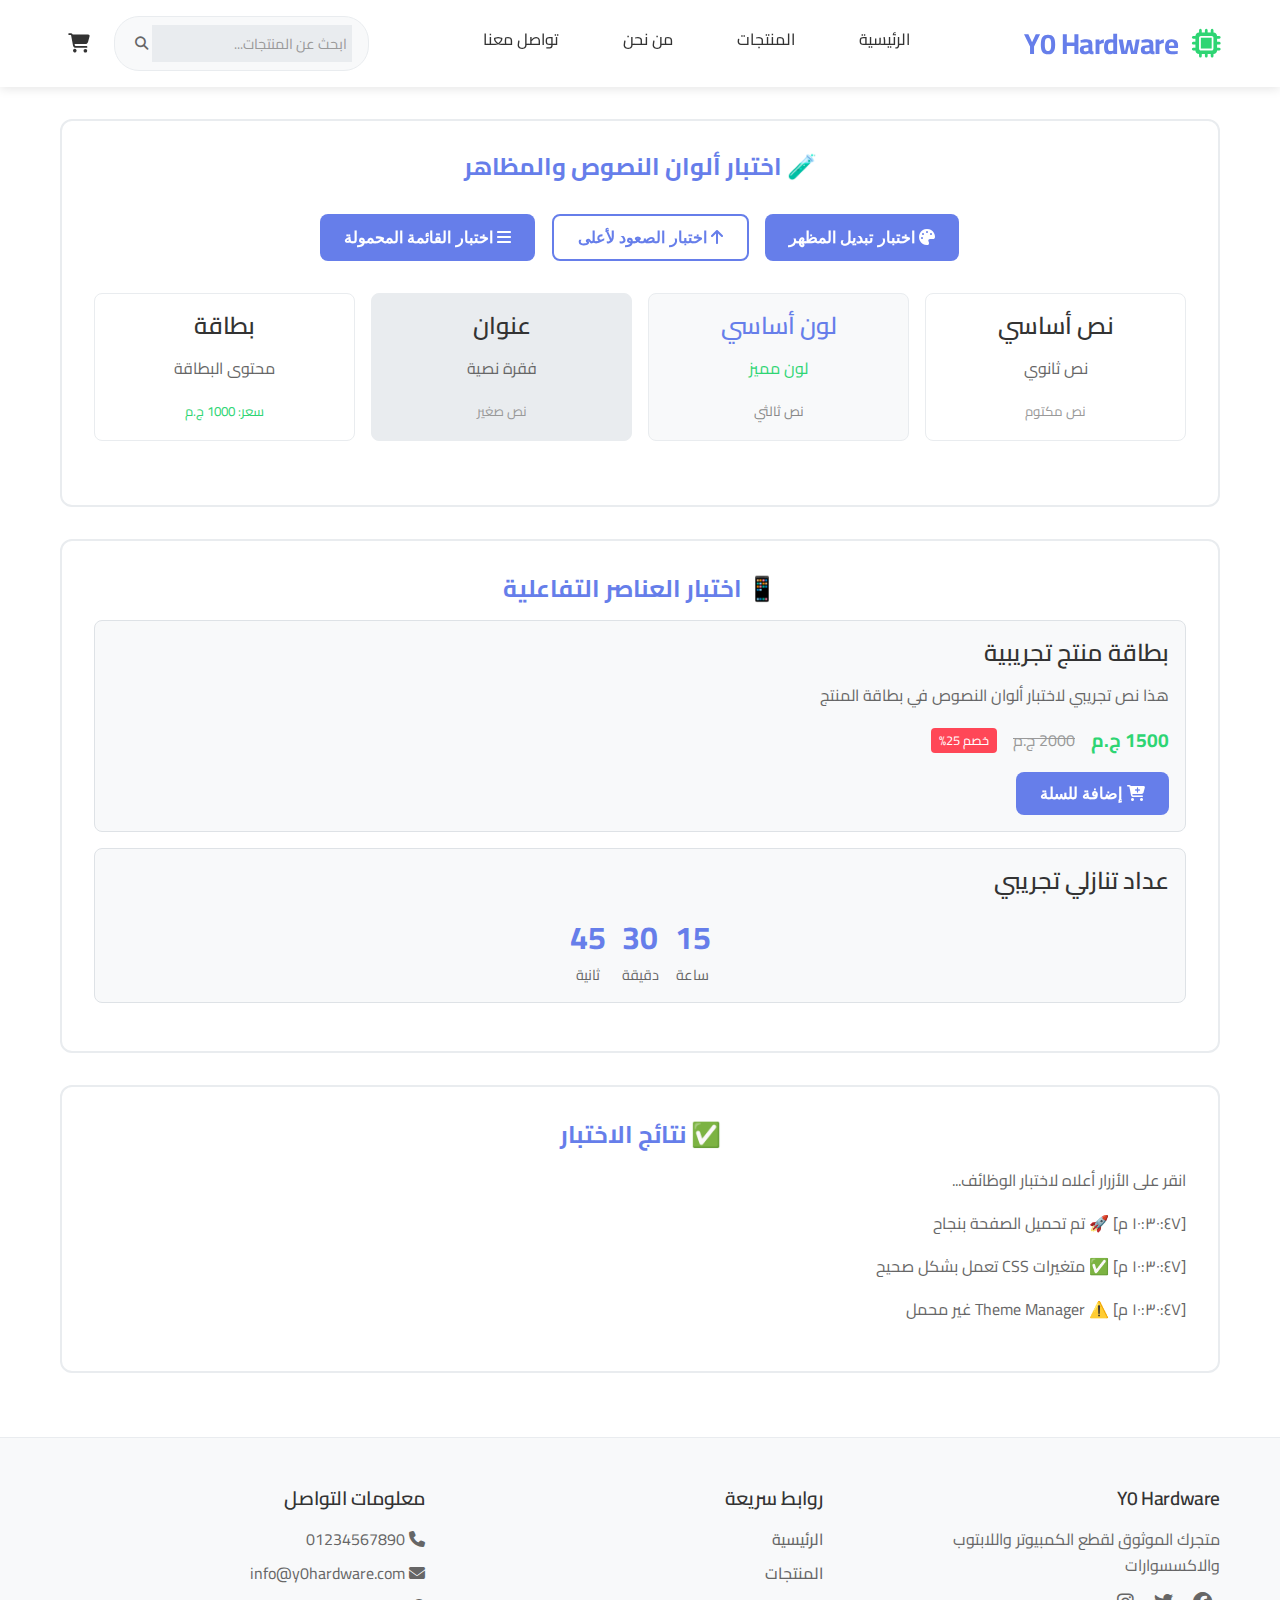
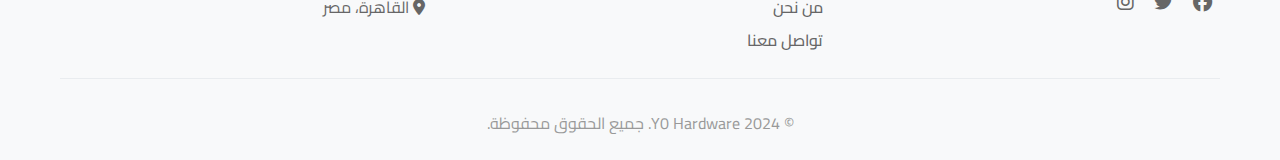
<file: test.html>
<!DOCTYPE html>
<html lang="ar" dir="rtl">
<head>
    <meta charset="UTF-8">
    <meta name="viewport" content="width=device-width, initial-scale=1.0">
    <title>اختبار الموقع - Y0 Hardware</title>
    
    <!-- CSS Files -->
    <link rel="stylesheet" href="assets/css/style.css">
    <link rel="stylesheet" href="assets/css/typography-enhanced.css">
    <link rel="stylesheet" href="assets/css/unified-fixes.css">
    <link rel="stylesheet" href="assets/css/dark-mode.css">
    
    <!-- Font Awesome for Icons -->
    <link rel="stylesheet" href="https://cdnjs.cloudflare.com/ajax/libs/font-awesome/6.4.0/css/all.min.css">
    
    <!-- Google Fonts -->
    <link href="https://fonts.googleapis.com/css2?family=Cairo:wght@300;400;600;700&display=swap" rel="stylesheet">
    
    <style>
        .test-section {
            padding: 2rem;
            margin: 2rem 0;
            border: 2px solid var(--border-primary);
            border-radius: 12px;
            background: var(--bg-card);
        }
        
        .test-title {
            color: var(--primary-color);
            font-size: 1.5rem;
            font-weight: 700;
            margin-bottom: 1rem;
            text-align: center;
        }
        
        .test-item {
            padding: 1rem;
            margin: 1rem 0;
            background: var(--bg-secondary);
            border-radius: 8px;
            border: 1px solid var(--border-secondary);
        }
        
        .test-buttons {
            display: flex;
            gap: 1rem;
            flex-wrap: wrap;
            justify-content: center;
            margin: 2rem 0;
        }
        
        .test-colors {
            display: grid;
            grid-template-columns: repeat(auto-fit, minmax(200px, 1fr));
            gap: 1rem;
            margin: 2rem 0;
        }
        
        .color-sample {
            padding: 1rem;
            border-radius: 8px;
            text-align: center;
            border: 1px solid var(--border-primary);
        }
        
        .primary-text { color: var(--text-primary); }
        .secondary-text { color: var(--text-secondary); }
        .tertiary-text { color: var(--text-tertiary); }
        .muted-text { color: var(--text-muted); }
        .accent-text { color: var(--accent-color); }
        .primary-color-text { color: var(--primary-color); }
        
        .bg-primary-sample { background: var(--bg-primary); }
        .bg-secondary-sample { background: var(--bg-secondary); }
        .bg-tertiary-sample { background: var(--bg-tertiary); }
        .bg-card-sample { background: var(--bg-card); }
    </style>
</head>
<body>
    <!-- Header Section -->
    <header class="header">
        <div class="container">
            <div class="header-content">
                <!-- Logo -->
                <div class="logo">
                    <h1><i class="fas fa-microchip"></i> Y0 Hardware</h1>
                </div>
                
                <!-- Navigation Menu -->
                <nav class="nav-menu">
                    <ul>
                        <li><a href="index.html">الرئيسية</a></li>
                        <li><a href="shop.html">المنتجات</a></li>
                        <li><a href="about.html">من نحن</a></li>
                        <li><a href="contact.html">تواصل معنا</a></li>
                    </ul>
                </nav>
                
                <!-- Header Actions -->
                <div class="header-actions">
                    <div class="search-box">
                        <input type="text" placeholder="ابحث عن المنتجات...">
                        <button><i class="fas fa-search"></i></button>
                    </div>
                    <div class="cart-icon">
                        <i class="fas fa-shopping-cart"></i>
                        <span class="cart-count">3</span>
                    </div>
                    <!-- Theme Toggle Button - مخفي مؤقتاً للتطوير لاحقاً -->
                    <!-- 
                    <button class="navbar-theme-toggle" id="navbarThemeToggle" title="تبديل المظهر">
                        <i class="fas fa-sun icon sun-icon"></i>
                        <i class="fas fa-moon icon moon-icon"></i>
                    </button>
                    -->
                    <button class="mobile-menu-toggle">
                        <i class="fas fa-bars"></i>
                    </button>
                </div>
            </div>
        </div>
    </header>

    <!-- Test Content -->
    <div class="container" style="margin-top: 2rem;">
        <div class="test-section">
            <h2 class="test-title">🧪 اختبار ألوان النصوص والمظاهر</h2>
            
            <div class="test-buttons">
                <button class="btn btn-primary" onclick="testThemeToggle()">
                    <i class="fas fa-palette"></i> اختبار تبديل المظهر
                </button>
                <button class="btn btn-secondary" onclick="testScrollToTop()">
                    <i class="fas fa-arrow-up"></i> اختبار الصعود لأعلى
                </button>
                <button class="btn btn-primary" onclick="testMobileMenu()">
                    <i class="fas fa-bars"></i> اختبار القائمة المحمولة
                </button>
            </div>
            
            <div class="test-colors">
                <div class="color-sample bg-primary-sample">
                    <h4 class="primary-text">نص أساسي</h4>
                    <p class="secondary-text">نص ثانوي</p>
                    <small class="muted-text">نص مكتوم</small>
                </div>
                
                <div class="color-sample bg-secondary-sample">
                    <h4 class="primary-color-text">لون أساسي</h4>
                    <p class="accent-text">لون مميز</p>
                    <small class="tertiary-text">نص ثالثي</small>
                </div>
                
                <div class="color-sample bg-tertiary-sample">
                    <h4 class="primary-text">عنوان</h4>
                    <p class="secondary-text">فقرة نصية</p>
                    <small class="muted-text">نص صغير</small>
                </div>
                
                <div class="color-sample bg-card-sample">
                    <h4 class="primary-text">بطاقة</h4>
                    <p class="secondary-text">محتوى البطاقة</p>
                    <small class="accent-text">سعر: 1000 ج.م</small>
                </div>
            </div>
        </div>
        
        <div class="test-section">
            <h3 class="test-title">📱 اختبار العناصر التفاعلية</h3>
            
            <div class="test-item">
                <h4 class="primary-text">بطاقة منتج تجريبية</h4>
                <p class="secondary-text">هذا نص تجريبي لاختبار ألوان النصوص في بطاقة المنتج</p>
                <div style="display: flex; gap: 1rem; align-items: center; margin-top: 1rem;">
                    <span class="accent-text" style="font-size: 1.2rem; font-weight: 700;">1500 ج.م</span>
                    <span class="muted-text" style="text-decoration: line-through;">2000 ج.م</span>
                    <span style="background: var(--error-color); color: white; padding: 2px 8px; border-radius: 4px; font-size: 0.8rem;">خصم 25%</span>
                </div>
                <button class="btn btn-primary" style="margin-top: 1rem;">
                    <i class="fas fa-cart-plus"></i> إضافة للسلة
                </button>
            </div>
            
            <div class="test-item">
                <h4 class="primary-text">عداد تنازلي تجريبي</h4>
                <div style="display: flex; gap: 1rem; justify-content: center; margin-top: 1rem;">
                    <div style="text-align: center;">
                        <div class="primary-color-text" style="font-size: 2rem; font-weight: 700;">15</div>
                        <div class="secondary-text" style="font-size: 0.9rem;">ساعة</div>
                    </div>
                    <div style="text-align: center;">
                        <div class="primary-color-text" style="font-size: 2rem; font-weight: 700;">30</div>
                        <div class="secondary-text" style="font-size: 0.9rem;">دقيقة</div>
                    </div>
                    <div style="text-align: center;">
                        <div class="primary-color-text" style="font-size: 2rem; font-weight: 700;">45</div>
                        <div class="secondary-text" style="font-size: 0.9rem;">ثانية</div>
                    </div>
                </div>
            </div>
        </div>
        
        <div class="test-section">
            <h3 class="test-title">✅ نتائج الاختبار</h3>
            <div id="testResults">
                <p class="secondary-text">انقر على الأزرار أعلاه لاختبار الوظائف...</p>
            </div>
        </div>
    </div>

    <!-- Footer -->
    <footer class="footer">
        <div class="container">
            <div class="footer-content">
                <div class="footer-section">
                    <h3>Y0 Hardware</h3>
                    <p>متجرك الموثوق لقطع الكمبيوتر واللابتوب والاكسسوارات</p>
                    <div class="social-media">
                        <a href="#"><i class="fab fa-facebook"></i></a>
                        <a href="#"><i class="fab fa-twitter"></i></a>
                        <a href="#"><i class="fab fa-instagram"></i></a>
                    </div>
                </div>
                
                <div class="footer-section">
                    <h3>روابط سريعة</h3>
                    <p><a href="index.html">الرئيسية</a></p>
                    <p><a href="shop.html">المنتجات</a></p>
                    <p><a href="about.html">من نحن</a></p>
                    <p><a href="contact.html">تواصل معنا</a></p>
                </div>
                
                <div class="footer-section">
                    <h3>معلومات التواصل</h3>
                    <p><i class="fas fa-phone"></i> 01234567890</p>
                    <p><i class="fas fa-envelope"></i> info@y0hardware.com</p>
                    <p><i class="fas fa-map-marker-alt"></i> القاهرة، مصر</p>
                </div>
            </div>
            
            <div class="footer-bottom">
                <p>&copy; 2024 Y0 Hardware. جميع الحقوق محفوظة.</p>
            </div>
        </div>
    </footer>

    <!-- Scroll to Top Button -->
    <button class="scroll-to-top" id="scrollToTop" title="العودة لأعلى">
        <i class="fas fa-arrow-up"></i>
    </button>

    <!-- JavaScript Files -->
    <script src="assets/js/theme-toggle.js"></script>
    <script src="assets/js/theme-manager.js"></script>
    <script src="assets/js/mobile-menu.js"></script>
    <script src="assets/js/script.js"></script>
    
    <script>
        function testThemeToggle() {
            const themeToggle = document.querySelector('.navbar-theme-toggle');
            if (themeToggle) {
                themeToggle.click();
                updateTestResults('✅ تم اختبار تبديل المظهر بنجاح');
            } else {
                updateTestResults('❌ لم يتم العثور على زر تبديل المظهر');
            }
        }
        
        function testScrollToTop() {
            window.scrollTo({ top: document.body.scrollHeight, behavior: 'smooth' });
            setTimeout(() => {
                const scrollBtn = document.querySelector('.scroll-to-top');
                if (scrollBtn && scrollBtn.classList.contains('visible')) {
                    updateTestResults('✅ زر الصعود لأعلى يعمل بشكل صحيح');
                } else {
                    updateTestResults('❌ زر الصعود لأعلى لا يظهر');
                }
            }, 1000);
        }
        
        function testMobileMenu() {
            const mobileToggle = document.querySelector('.mobile-menu-toggle');
            if (mobileToggle) {
                mobileToggle.click();
                setTimeout(() => {
                    const navMenu = document.querySelector('.nav-menu');
                    if (navMenu && navMenu.classList.contains('active')) {
                        updateTestResults('✅ القائمة المحمولة تعمل بشكل صحيح');
                        mobileToggle.click(); // إغلاق القائمة
                    } else {
                        updateTestResults('❌ القائمة المحمولة لا تعمل');
                    }
                }, 100);
            } else {
                updateTestResults('❌ لم يتم العثور على زر القائمة المحمولة');
            }
        }
        
        function updateTestResults(message) {
            const results = document.getElementById('testResults');
            const timestamp = new Date().toLocaleTimeString('ar-EG');
            results.innerHTML += `<p class="secondary-text">[${timestamp}] ${message}</p>`;
        }
        
        // اختبار تلقائي عند تحميل الصفحة
        document.addEventListener('DOMContentLoaded', function() {
            setTimeout(() => {
                updateTestResults('🚀 تم تحميل الصفحة بنجاح');
                
                // اختبار المتغيرات
                const computedStyle = getComputedStyle(document.documentElement);
                const primaryColor = computedStyle.getPropertyValue('--primary-color').trim();
                const textPrimary = computedStyle.getPropertyValue('--text-primary').trim();
                
                if (primaryColor && textPrimary) {
                    updateTestResults('✅ متغيرات CSS تعمل بشكل صحيح');
                } else {
                    updateTestResults('❌ مشكلة في متغيرات CSS');
                }
                
                // اختبار Theme Manager
                if (window.themeManager) {
                    updateTestResults('✅ Theme Manager محمل بشكل صحيح');
                } else {
                    updateTestResults('⚠️ Theme Manager غير محمل');
                }
            }, 500);
        });
    </script>
</body>
</html>
</file>
<file: assets/css/style.css>
/* ===== CSS Variables ===== */
:root {
    /* Primary Colors */
    --primary-color: #667eea;
    --secondary-color: #764ba2;
    --accent-color: #2ed573;
    --warning-color: #ffa502;
    --error-color: #ff4757;
    --success-color: #2ed573;
    --info-color: #3742fa;
    
    /* Background Colors */
    --bg-primary: #ffffff;
    --bg-secondary: #f8f9fa;
    --bg-tertiary: #e9ecef;
    --bg-card: #ffffff;
    --bg-modal: #ffffff;
    --bg-hover: #f1f3f4;
    --bg-active: #e8eaed;
    
    /* Text Colors */
    --text-primary: #333333;
    --text-secondary: #666666;
    --text-tertiary: #888888;
    --text-muted: #999999;
    --text-disabled: #cccccc;
    --text-inverse: #ffffff;
    --text-link: #667eea;
    --text-link-hover: #5a6fd8;
    
    /* Border Colors */
    --border-primary: #e9ecef;
    --border-secondary: #dee2e6;
    --border-light: #f1f3f4;
    --border-focus: #667eea;
    
    /* Shadow Colors */
    --shadow-light: rgba(0, 0, 0, 0.1);
    --shadow-medium: rgba(0, 0, 0, 0.15);
    --shadow-heavy: rgba(0, 0, 0, 0.25);
    --shadow-colored: rgba(102, 126, 234, 0.2);
}

/* ===== CSS Reset & Base Styles ===== */
* {
    margin: 0;
    padding: 0;
    box-sizing: border-box;
}

html {
    scroll-behavior: smooth;
}

body {
    font-family: 'Cairo', sans-serif;
    line-height: 1.6;
    color: var(--text-primary);
    background-color: var(--bg-primary);
    direction: rtl;
}

.container {
    max-width: 1200px;
    margin: 0 auto;
    padding: 0 20px;
}

/* ===== Typography ===== */
h1, h2, h3, h4, h5, h6 {
    font-weight: 600;
    line-height: 1.2;
    margin-bottom: 1rem;
    color: var(--text-primary);
}

h1 { font-size: 2.5rem; }
h2 { font-size: 2rem; }
h3 { font-size: 1.5rem; }
h4 { font-size: 1.25rem; }

p {
    margin-bottom: 1rem;
    color: var(--text-secondary);
}

/* ===== Buttons ===== */
.btn {
    display: inline-block;
    padding: 12px 24px;
    border: none;
    border-radius: 8px;
    text-decoration: none;
    font-weight: 600;
    text-align: center;
    cursor: pointer;
    transition: all 0.3s ease;
    font-size: 14px;
}

.btn-primary {
    background: linear-gradient(135deg, #667eea 0%, #764ba2 100%);
    color: white;
}

.btn-primary:hover {
    transform: translateY(-2px);
    box-shadow: 0 8px 25px rgba(102, 126, 234, 0.3);
}

.btn-secondary {
    background: transparent;
    color: #667eea;
    border: 2px solid #667eea;
}

.btn-secondary:hover {
    background: #667eea;
    color: white;
}

.btn-large {
    padding: 16px 32px;
    font-size: 16px;
}

/* ===== Header ===== */
.header {
    background: rgba(255, 255, 255, 0.95);
    backdrop-filter: blur(10px);
    box-shadow: 0 2px 20px rgba(0, 0, 0, 0.1);
    position: fixed;
    top: 0;
    left: 0;
    right: 0;
    z-index: 1000;
    transition: all 0.3s ease;
}

.header-content {
    display: flex;
    align-items: center;
    justify-content: space-between;
    padding: 1rem 0;
}

.logo h1 {
    color: #667eea;
    font-size: 1.8rem;
    margin: 0;
}

.logo i {
    margin-left: 8px;
}

/* Navigation */
.nav-menu ul {
    display: flex;
    list-style: none;
    gap: 2rem;
}

.nav-menu a {
    text-decoration: none;
    color: #333;
    font-weight: 500;
    padding: 8px 16px;
    border-radius: 6px;
    transition: all 0.3s ease;
    position: relative;
}

.nav-menu a:hover,
.nav-menu a.active {
    color: #667eea;
    background: rgba(102, 126, 234, 0.1);
}

/* Dropdown */
.dropdown {
    position: relative;
}

.dropdown-content {
    position: absolute;
    top: 100%;
    right: 0;
    background: white;
    min-width: 200px;
    box-shadow: 0 8px 25px rgba(0, 0, 0, 0.15);
    border-radius: 8px;
    opacity: 0;
    visibility: hidden;
    transform: translateY(-10px);
    transition: all 0.3s ease;
    z-index: 100;
}

.dropdown:hover .dropdown-content {
    opacity: 1;
    visibility: visible;
    transform: translateY(0);
}

.dropdown-content a {
    display: block;
    padding: 12px 16px;
    border-radius: 0;
}

.dropdown-content a:first-child {
    border-radius: 8px 8px 0 0;
}

.dropdown-content a:last-child {
    border-radius: 0 0 8px 8px;
}

/* Header Actions */
.header-actions {
    display: flex;
    align-items: center;
    gap: 1rem;
}

.search-box {
    display: flex;
    align-items: center;
    background: #f8f9fa;
    border-radius: 25px;
    padding: 8px 16px;
    transition: all 0.3s ease;
}

.search-box:focus-within {
    background: white;
    box-shadow: 0 4px 15px rgba(0, 0, 0, 0.1);
}

.search-box input {
    border: none;
    background: transparent;
    outline: none;
    padding: 4px 8px;
    width: 200px;
    font-family: inherit;
}

.search-box button {
    background: none;
    border: none;
    color: #667eea;
    cursor: pointer;
    padding: 4px;
}

.cart-icon {
    position: relative;
    color: #333;
    font-size: 1.2rem;
    cursor: pointer;
    transition: color 0.3s ease;
}

.cart-icon:hover {
    color: #667eea;
}

.cart-count {
    position: absolute;
    top: -8px;
    left: -8px;
    background: #ff4757;
    color: white;
    border-radius: 50%;
    width: 20px;
    height: 20px;
    display: flex;
    align-items: center;
    justify-content: center;
    font-size: 12px;
    font-weight: 600;
}

.mobile-menu-toggle {
    display: none;
    background: none;
    border: none;
    font-size: 1.5rem;
    color: #333;
    cursor: pointer;
}

/* ===== Deals Section ===== */
.deals {
    background: linear-gradient(135deg, #667eea 0%, #764ba2 100%);
    color: white !important;
    padding: 80px 0;
    text-align: center;
    position: relative;
    overflow: hidden;
}

.deals h2,
.deals h3 {
    color: white !important;
    text-shadow: 0 2px 4px rgba(0, 0, 0, 0.5) !important;
}

.deals p {
    color: rgba(255, 255, 255, 0.9) !important;
    text-shadow: 0 1px 2px rgba(0, 0, 0, 0.3) !important;
}

.deals .timer-label {
    color: white !important;
    font-weight: 600 !important;
}

.deals .countdown .time-unit {
    color: white !important;
    font-weight: 700 !important;
    text-shadow: 0 2px 4px rgba(0, 0, 0, 0.3) !important;
}

.deals .countdown .time-label {
    color: rgba(255, 255, 255, 0.8) !important;
}

/* ===== Hero Section ===== */
.hero {
    background: linear-gradient(135deg, #667eea 0%, #764ba2 100%);
    color: white !important;
    padding: 100px 0;
    text-align: center;
    position: relative;
    overflow: hidden;
}

.hero h1,
.hero h2,
.hero h3 {
    color: white !important;
    text-shadow: 0 2px 4px rgba(0, 0, 0, 0.5) !important;
}

.hero p {
    color: rgba(255, 255, 255, 0.9) !important;
    text-shadow: 0 1px 2px rgba(0, 0, 0, 0.3) !important;
}

.hero .btn {
    color: white !important;
}

.hero::before {
    content: '';
    position: absolute;
    top: 0;
    left: 0;
    right: 0;
    bottom: 0;
    background: url('data:image/svg+xml,<svg xmlns="http://www.w3.org/2000/svg" viewBox="0 0 100 100"><defs><pattern id="grain" width="100" height="100" patternUnits="userSpaceOnUse"><circle cx="25" cy="25" r="1" fill="white" opacity="0.1"/><circle cx="75" cy="75" r="1" fill="white" opacity="0.1"/></pattern></defs><rect width="100" height="100" fill="url(%23grain)"/></svg>');
    opacity: 0.1;
}

.hero-content {
    position: relative;
    z-index: 2;
}

.hero-content .container {
    display: grid;
    grid-template-columns: 1fr 1fr;
    gap: 4rem;
    align-items: center;
}

.hero-text h2 {
    font-size: 3rem;
    margin-bottom: 1rem;
    font-weight: 700;
}

.hero-text h3 {
    font-size: 1.5rem;
    margin-bottom: 1.5rem;
    opacity: 0.9;
}

.hero-text p {
    font-size: 1.1rem;
    margin-bottom: 2rem;
    opacity: 0.8;
    color: white;
}

.hero-buttons {
    display: flex;
    gap: 1rem;
}

.hero-image img {
    width: 100%;
    border-radius: 12px;
    box-shadow: 0 20px 40px rgba(0, 0, 0, 0.3);
}

/* ===== Section Headers ===== */
.section-header {
    text-align: center;
    margin-bottom: 4rem;
}

.section-header h2 {
    font-size: 2.5rem;
    color: #333;
    margin-bottom: 1rem;
}

.section-header p {
    font-size: 1.1rem;
    color: #666;
    max-width: 600px;
    margin: 0 auto;
}

/* ===== Categories Section ===== */
.categories {
    padding: 80px 0;
    background: #f8f9fa;
}

.categories-grid {
    display: grid;
    grid-template-columns: repeat(auto-fit, minmax(300px, 1fr));
    gap: 2rem;
}

.category-card {
    background: white;
    padding: 2.5rem;
    border-radius: 16px;
    text-align: center;
    transition: all 0.3s ease;
    box-shadow: 0 4px 20px rgba(0, 0, 0, 0.05);
    cursor: pointer;
}

.category-card:hover {
    transform: translateY(-8px);
    box-shadow: 0 20px 40px rgba(0, 0, 0, 0.15);
}

.category-icon {
    width: 80px;
    height: 80px;
    background: linear-gradient(135deg, #667eea 0%, #764ba2 100%);
    border-radius: 50%;
    display: flex;
    align-items: center;
    justify-content: center;
    margin: 0 auto 1.5rem;
    font-size: 2rem;
    color: white;
}

.category-card h3 {
    color: #333;
    margin-bottom: 1rem;
}

.category-card p {
    color: #666;
    margin-bottom: 1.5rem;
}

.category-link {
    color: #667eea;
    text-decoration: none;
    font-weight: 600;
    transition: color 0.3s ease;
}

.category-link:hover {
    color: #764ba2;
}

/* ===== Featured Products ===== */
.featured-products {
    padding: 80px 0;
}

.products-grid {
    display: grid;
    grid-template-columns: repeat(auto-fit, minmax(280px, 1fr));
    gap: 2rem;
}

.product-card {
    background: white;
    border-radius: 16px;
    overflow: hidden;
    box-shadow: 0 4px 20px rgba(0, 0, 0, 0.05);
    transition: all 0.3s ease;
    position: relative;
}

.product-card:hover {
    transform: translateY(-8px);
    box-shadow: 0 20px 40px rgba(0, 0, 0, 0.15);
}

.product-image {
    position: relative;
    overflow: hidden;
}

.product-image img {
    width: 100%;
    height: 250px;
    object-fit: cover;
    transition: transform 0.3s ease;
}

.product-card:hover .product-image img {
    transform: scale(1.05);
}

.product-badge {
    position: absolute;
    top: 12px;
    right: 12px;
    background: #667eea;
    color: white;
    padding: 4px 12px;
    border-radius: 20px;
    font-size: 12px;
    font-weight: 600;
}

.product-badge.sale {
    background: #ff4757;
}

.product-actions {
    position: absolute;
    top: 12px;
    left: 12px;
    display: flex;
    flex-direction: column;
    gap: 8px;
    opacity: 0;
    transform: translateX(-20px);
    transition: all 0.3s ease;
}

.product-card:hover .product-actions {
    opacity: 1;
    transform: translateX(0);
}

.product-actions button {
    width: 40px;
    height: 40px;
    border: none;
    background: rgba(255, 255, 255, 0.9);
    border-radius: 50%;
    display: flex;
    align-items: center;
    justify-content: center;
    cursor: pointer;
    transition: all 0.3s ease;
}

.product-actions button:hover {
    background: #667eea;
    color: white;
}

.product-info {
    padding: 1.5rem;
}

.product-info h3 {
    color: #333;
    margin-bottom: 0.5rem;
    font-size: 1.1rem;
}

.product-rating {
    display: flex;
    align-items: center;
    gap: 0.5rem;
    margin-bottom: 1rem;
}

.stars {
    color: #ffd700;
    font-size: 14px;
}

.rating-count {
    color: #666;
    font-size: 14px;
}

.product-price {
    display: flex;
    align-items: center;
    gap: 0.5rem;
    margin-bottom: 1rem;
}

.current-price {
    font-size: 1.2rem;
    font-weight: 700;
    color: #667eea;
}

.old-price {
    font-size: 1rem;
    color: #999;
    text-decoration: line-through;
}

.add-to-cart {
    width: 100%;
    background: var(--primary-color);
    color: white;
    border: none;
    padding: 12px;
    border-radius: 8px;
    font-weight: 600;
    cursor: pointer;
    transition: all 0.3s ease;
}

.add-to-cart:hover {
    background: var(--secondary-color);
    transform: translateY(-2px);
}


.deal-card:hover {
    transform: translateY(-4px);
    box-shadow: 0 20px 40px var(--shadow-medium);
}

.featured-deal {
    background: linear-gradient(135deg, #667eea 0%, #764ba2 100%);
    color: white;
}

.deal-timer {
    margin-bottom: 2rem;
}

/* ===== Theme Toggle in Navbar ===== */
.navbar-theme-toggle {
    background: linear-gradient(135deg, var(--primary-color) 0%, var(--secondary-color) 100%);
    border: none;
    color: white;
    width: 40px;
    height: 40px;
    border-radius: 50%;
    cursor: pointer;
    display: flex;
    align-items: center;
    justify-content: center;
    font-size: 1.1rem;
    transition: all 0.3s ease;
    margin-left: 1rem;
    box-shadow: 0 2px 10px rgba(0, 0, 0, 0.1);
}

.navbar-theme-toggle:hover {
    transform: scale(1.1) rotate(10deg);
    box-shadow: 0 4px 15px rgba(0, 0, 0, 0.2);
}

[data-theme="dark"] .navbar-theme-toggle {
    background: linear-gradient(135deg, var(--accent-color) 0%, var(--success-color) 100%);
    box-shadow: 0 2px 10px rgba(46, 213, 115, 0.3);
}

[data-theme="dark"] .navbar-theme-toggle:hover {
    box-shadow: 0 4px 15px rgba(46, 213, 115, 0.4);
    transform: scale(1.1) rotate(-10deg);
}

.navbar-theme-toggle .icon {
    transition: all 0.4s cubic-bezier(0.4, 0, 0.2, 1);
    position: absolute;
}

.navbar-theme-toggle .sun-icon {
    opacity: 0;
    transform: rotate(180deg) scale(0.5);
}

.navbar-theme-toggle .moon-icon {
    opacity: 1;
    transform: rotate(0deg) scale(1);
}

[data-theme="dark"] .navbar-theme-toggle .sun-icon {
    opacity: 1;
    transform: rotate(0deg) scale(1);
}

[data-theme="dark"] .navbar-theme-toggle .moon-icon {
    opacity: 0;
    transform: rotate(-180deg) scale(0.5);
}

/* ===== Scroll to Top Button ===== */
.scroll-to-top {
    position: fixed;
    bottom: 30px;
    right: 30px;
    width: 50px;
    height: 50px;
    background: linear-gradient(135deg, var(--primary-color) 0%, var(--secondary-color) 100%);
    color: white;
    border: none;
    border-radius: 50%;
    cursor: pointer;
    display: flex;
    align-items: center;
    justify-content: center;
    font-size: 1.2rem;
    box-shadow: 0 4px 15px rgba(0, 0, 0, 0.2);
    transition: all 0.3s ease;
    opacity: 0;
    visibility: hidden;
    transform: translateY(20px);
    z-index: 999;
}

.scroll-to-top.visible {
    opacity: 1;
    visibility: visible;
    transform: translateY(0);
}

.scroll-to-top:hover {
    transform: translateY(-5px) scale(1.1);
    box-shadow: 0 6px 20px rgba(0, 0, 0, 0.3);
}

[data-theme="dark"] .scroll-to-top {
    background: linear-gradient(135deg, var(--accent-color) 0%, var(--success-color) 100%);
    box-shadow: 0 4px 15px rgba(46, 213, 115, 0.3);
}

[data-theme="dark"] .scroll-to-top:hover {
    box-shadow: 0 6px 20px rgba(46, 213, 115, 0.4);
}

/* ===== Header Enhancements ===== */
.header-actions {
    display: flex;
    align-items: center;
    gap: 1rem;
}

.nav-links {
    display: flex;
    align-items: center;
    gap: 2rem;
}

.nav-links a {
    color: var(--text-primary);
    text-decoration: none;
    font-weight: 500;
    transition: all 0.3s ease;
    position: relative;
}

.nav-links a:hover {
    color: var(--primary-color);
}

.nav-links a::after {
    content: '';
    position: absolute;
    bottom: -5px;
    left: 0;
    width: 0;
    height: 2px;
    background: var(--primary-color);
    transition: width 0.3s ease;
}

.nav-links a:hover::after {
    width: 100%;
}

/* ===== Mobile Responsive ===== */
@media (max-width: 768px) {
    .navbar-theme-toggle {
        width: 35px;
        height: 35px;
        font-size: 1rem;
        margin-left: 0.5rem;
    }
    
    .scroll-to-top {
        bottom: 20px;
        right: 20px;
        width: 45px;
        height: 45px;
        font-size: 1.1rem;
    }
    
    .nav-links {
        gap: 1rem;
    }
    
    .header-actions {
        gap: 0.5rem;
    }
}

.timer-label {
    display: block;
    margin-bottom: 1rem;
    font-weight: 600;
}

.countdown {
    display: flex;
    gap: 1rem;
}

.time-unit {
    text-align: center;
}

.time-value {
    display: block;
    font-size: 2rem;
    font-weight: 700;
    background: rgba(255, 255, 255, 0.2);
    border-radius: 8px;
    padding: 8px 12px;
    margin-bottom: 4px;
}

.time-label {
    font-size: 12px;
    opacity: 0.8;
}

.deal-content h3 {
    margin-bottom: 1rem;
}

.deal-badge {
    position: absolute;
    top: -10px;
    right: 20px;
    background: #ff4757;
    color: white;
    padding: 8px 16px;
    border-radius: 20px;
    font-weight: 600;
    font-size: 14px;
}

.deal-card h4 {
    color: #333;
    margin-bottom: 0.5rem;
}

.deal-card p {
    color: #666;
    margin-bottom: 1rem;
}

.deal-card a {
    color: #667eea;
    text-decoration: none;
    font-weight: 600;
}

/* ===== CTA Section ===== */
.cta {
    padding: 80px 0;
    background: linear-gradient(135deg, #667eea 0%, #764ba2 100%);
    color: white;
    text-align: center;
}

.cta-content h2 {
    font-size: 2.5rem;
    margin-bottom: 1rem;
}

.cta-content p {
    font-size: 1.2rem;
    margin-bottom: 2rem;
    opacity: 0.9;
    color: white;
}

/* ===== Footer ===== */
.footer {
    background: #2c3e50;
    color: white;
    padding: 60px 0 20px;
}

.footer-content {
    display: grid;
    grid-template-columns: 2fr 1fr 1fr 1fr 1fr;
    gap: 3rem;
    margin-bottom: 3rem;
}

.footer-logo h3 {
    color: #667eea;
    margin-bottom: 1rem;
}

.footer-logo p {
    color: #bdc3c7;
    margin-bottom: 2rem;
}

.social-links {
    display: flex;
    gap: 1rem;
}

.social-links a {
    width: 40px;
    height: 40px;
    background: #34495e;
    border-radius: 50%;
    display: flex;
    align-items: center;
    justify-content: center;
    color: white;
    text-decoration: none;
    transition: all 0.3s ease;
}

.social-links a:hover {
    background: #667eea;
    transform: translateY(-2px);
}

.footer-section h4 {
    color: white;
    margin-bottom: 1.5rem;
    font-size: 1.1rem;
}

.footer-section ul {
    list-style: none;
}

.footer-section ul li {
    margin-bottom: 0.5rem;
}

.footer-section ul li a {
    color: #bdc3c7;
    text-decoration: none;
    transition: color 0.3s ease;
}

.footer-section ul li a:hover {
    color: #667eea;
}

.contact-info p {
    color: #bdc3c7;
    margin-bottom: 0.5rem;
    display: flex;
    align-items: center;
    gap: 0.5rem;
}

.contact-info i {
    color: #667eea;
    width: 16px;
}

.footer-bottom {
    border-top: 1px solid #34495e;
    padding-top: 2rem;
    text-align: center;
}

.footer-bottom p {
    color: #bdc3c7;
    margin: 0;
}

/* ===== Responsive Design ===== */
@media (max-width: 768px) {
    .container {
        padding: 0 15px;
    }
    
    /* Header */
    .header-content {
        flex-wrap: wrap;
        gap: 1rem;
    }
    
    .nav-menu {
        display: none;
        position: fixed;
        top: 80px;
        left: 0;
        right: 0;
        background: white;
        box-shadow: 0 4px 20px rgba(0, 0, 0, 0.15);
        z-index: 999;
        padding: 2rem 0;
    }
    
    .nav-menu.active {
        display: block;
    }
    
    .nav-menu ul {
        flex-direction: column;
        gap: 0;
        padding: 0 2rem;
    }
    
    .nav-menu li {
        border-bottom: 1px solid #f0f0f0;
    }
    
    .nav-menu a {
        display: block;
        padding: 1rem 0;
        border-radius: 0;
    }
    
    .dropdown-content {
        position: static;
        opacity: 1;
        visibility: visible;
        transform: none;
        box-shadow: none;
        background: #f8f9fa;
        margin-top: 0;
        display: none;
    }
    
    .dropdown.active .dropdown-content {
        display: block;
    }
    
    .mobile-menu-toggle {
        display: block;
    }
    
    .search-box {
        order: 3;
        width: 100%;
        margin-top: 1rem;
    }
    
    .search-box input {
        width: 100%;
    }
    
    /* Hero */
    .hero-content .container {
        grid-template-columns: 1fr;
        gap: 2rem;
        text-align: center;
    }
    
    .hero-text h2 {
        font-size: 2rem;
    }
    
    .hero-buttons {
        justify-content: center;
        flex-wrap: wrap;
    }
    
    /* Categories */
    .categories-grid {
        grid-template-columns: 1fr;
    }
    
    /* Products */
    .products-grid {
        grid-template-columns: repeat(auto-fit, minmax(250px, 1fr));
    }
    
    /* Deals */
    .deals-grid {
        grid-template-columns: 1fr;
    }
    
    /* Footer */
    .footer-content {
        grid-template-columns: 1fr;
        gap: 2rem;
        text-align: center;
    }
    
    .social-links {
        justify-content: center;
    }
}

@media (max-width: 480px) {
    .hero-text h2 {
        font-size: 1.8rem;
    }
    
    .section-header h2 {
        font-size: 2rem;
    }
    
    .products-grid {
        grid-template-columns: 1fr;
    }
    
    .hero-buttons {
        flex-direction: column;
        align-items: center;
    }
    
    .btn {
        width: 100%;
        max-width: 300px;
    }
}

/* ===== Animations ===== */
@keyframes fadeInUp {
    from {
        opacity: 0;
        transform: translateY(30px);
    }
    to {
        opacity: 1;
        transform: translateY(0);
    }
}

@keyframes slideInRight {
    from {
        opacity: 0;
        transform: translateX(30px);
    }
    to {
        opacity: 1;
        transform: translateX(0);
    }
}

.category-card,
.product-card,
.deal-card {
    animation: fadeInUp 0.6s ease forwards;
}

/* ===== Utility Classes ===== */
.text-center { text-align: center; }
.text-right { text-align: right; }
.text-left { text-align: left; }

.mt-1 { margin-top: 0.5rem; }
.mt-2 { margin-top: 1rem; }
.mt-3 { margin-top: 1.5rem; }
.mt-4 { margin-top: 2rem; }

.mb-1 { margin-bottom: 0.5rem; }
.mb-2 { margin-bottom: 1rem; }
.mb-3 { margin-bottom: 1.5rem; }
.mb-4 { margin-bottom: 2rem; }

.d-none { display: none; }
.d-block { display: block; }
.d-flex { display: flex; }
.d-grid { display: grid; }
</file>
<file: assets/css/typography-enhanced.css>
/* ===== Enhanced Typography for Better Readability ===== */

/* Font Loading Optimization */
/* Note: font-display is set in Google Fonts URL */

/* Enhanced Font Weights */
:root {
    --font-weight-light: 300;
    --font-weight-regular: 400;
    --font-weight-medium: 500;
    --font-weight-semibold: 600;
    --font-weight-bold: 700;
    --font-weight-extrabold: 800;
}

/* Base Typography Improvements */
body {
    font-family: 'Cairo', -apple-system, BlinkMacSystemFont, 'Segoe UI', Roboto, sans-serif;
    font-weight: var(--font-weight-regular);
    line-height: 1.6;
    text-rendering: optimizeLegibility;
    -webkit-font-smoothing: antialiased;
    -moz-osx-font-smoothing: grayscale;
    font-feature-settings: "kern" 1, "liga" 1;
}

/* Enhanced Headings */
h1, h2, h3, h4, h5, h6 {
    font-family: 'Cairo', sans-serif;
    font-weight: var(--font-weight-bold);
    line-height: 1.3;
    margin-bottom: 1rem;
    color: var(--text-primary);
    letter-spacing: -0.02em;
}

h1 {
    font-size: clamp(2rem, 5vw, 3.5rem);
    font-weight: var(--font-weight-extrabold);
    line-height: 1.1;
    margin-bottom: 1.5rem;
}

h2 {
    font-size: clamp(1.75rem, 4vw, 2.5rem);
    font-weight: var(--font-weight-bold);
    line-height: 1.2;
    margin-bottom: 1.25rem;
}

h3 {
    font-size: clamp(1.5rem, 3vw, 2rem);
    font-weight: var(--font-weight-semibold);
    margin-bottom: 1rem;
}

h4 {
    font-size: clamp(1.25rem, 2.5vw, 1.5rem);
    font-weight: var(--font-weight-semibold);
    margin-bottom: 0.875rem;
}

h5 {
    font-size: clamp(1.125rem, 2vw, 1.25rem);
    font-weight: var(--font-weight-medium);
    margin-bottom: 0.75rem;
}

h6 {
    font-size: clamp(1rem, 1.5vw, 1.125rem);
    font-weight: var(--font-weight-medium);
    margin-bottom: 0.5rem;
}

/* Enhanced Paragraphs */
p {
    font-size: clamp(0.875rem, 2vw, 1rem);
    line-height: 1.7;
    margin-bottom: 1rem;
    color: var(--text-secondary);
    font-weight: var(--font-weight-regular);
}

/* Enhanced Links */
a {
    color: var(--text-link);
    text-decoration: none;
    font-weight: var(--font-weight-medium);
    transition: all 0.3s ease;
    position: relative;
}

a:hover {
    color: var(--text-link-hover);
}

a:focus {
    outline: 2px solid var(--border-focus);
    outline-offset: 2px;
    border-radius: 2px;
}

/* Enhanced Lists */
ul, ol {
    margin-bottom: 1rem;
    padding-right: 1.5rem;
}

li {
    font-size: clamp(0.875rem, 2vw, 1rem);
    line-height: 1.6;
    margin-bottom: 0.5rem;
    color: var(--text-secondary);
}

/* Enhanced Text Utilities */
.text-large {
    font-size: clamp(1.125rem, 2.5vw, 1.25rem);
    line-height: 1.6;
}

.text-small {
    font-size: clamp(0.75rem, 1.5vw, 0.875rem);
    line-height: 1.5;
}

.text-xs {
    font-size: clamp(0.625rem, 1vw, 0.75rem);
    line-height: 1.4;
}

.font-light {
    font-weight: var(--font-weight-light);
}

.font-regular {
    font-weight: var(--font-weight-regular);
}

.font-medium {
    font-weight: var(--font-weight-medium);
}

.font-semibold {
    font-weight: var(--font-weight-semibold);
}

.font-bold {
    font-weight: var(--font-weight-bold);
}

.font-extrabold {
    font-weight: var(--font-weight-extrabold);
}

/* Enhanced Text Colors */
.text-primary {
    color: var(--text-primary) !important;
}

.text-secondary {
    color: var(--text-secondary) !important;
}

.text-tertiary {
    color: var(--text-tertiary) !important;
}

.text-muted {
    color: var(--text-muted) !important;
}

.text-disabled {
    color: var(--text-disabled) !important;
}

.text-success {
    color: var(--success-color) !important;
}

.text-error {
    color: var(--error-color) !important;
}

.text-warning {
    color: var(--warning-color) !important;
}

.text-info {
    color: var(--info-color) !important;
}

/* Enhanced Text Alignment */
.text-right {
    text-align: right;
}

.text-left {
    text-align: left;
}

.text-center {
    text-align: center;
}

.text-justify {
    text-align: justify;
}

/* Enhanced Line Heights */
.leading-tight {
    line-height: 1.25;
}

.leading-normal {
    line-height: 1.5;
}

.leading-relaxed {
    line-height: 1.75;
}

.leading-loose {
    line-height: 2;
}

/* Enhanced Letter Spacing */
.tracking-tight {
    letter-spacing: -0.025em;
}

.tracking-normal {
    letter-spacing: 0;
}

.tracking-wide {
    letter-spacing: 0.025em;
}

.tracking-wider {
    letter-spacing: 0.05em;
}

/* Enhanced Text Decoration */
.underline {
    text-decoration: underline;
}

.line-through {
    text-decoration: line-through;
}

.no-underline {
    text-decoration: none;
}

/* Enhanced Text Transform */
.uppercase {
    text-transform: uppercase;
}

.lowercase {
    text-transform: lowercase;
}

.capitalize {
    text-transform: capitalize;
}

.normal-case {
    text-transform: none;
}

/* Enhanced Text Overflow */
.truncate {
    overflow: hidden;
    text-overflow: ellipsis;
    white-space: nowrap;
}

.text-ellipsis {
    overflow: hidden;
    text-overflow: ellipsis;
}

.text-clip {
    text-overflow: clip;
}

/* Enhanced Word Break */
.break-normal {
    overflow-wrap: normal;
    word-break: normal;
}

.break-words {
    overflow-wrap: break-word;
}

.break-all {
    word-break: break-all;
}

/* Enhanced White Space */
.whitespace-normal {
    white-space: normal;
}

.whitespace-nowrap {
    white-space: nowrap;
}

.whitespace-pre {
    white-space: pre;
}

.whitespace-pre-line {
    white-space: pre-line;
}

.whitespace-pre-wrap {
    white-space: pre-wrap;
}

/* Enhanced Selection */
::selection {
    background: var(--primary-color);
    color: white;
    text-shadow: none;
}

::-moz-selection {
    background: var(--primary-color);
    color: white;
    text-shadow: none;
}

/* Enhanced Focus Styles */
*:focus {
    outline: 2px solid var(--border-focus);
    outline-offset: 2px;
}

/* Enhanced Print Styles */
@media print {
    body {
        font-size: 12pt;
        line-height: 1.5;
        color: black;
    }
    
    h1, h2, h3, h4, h5, h6 {
        color: black;
        page-break-after: avoid;
    }
    
    p {
        orphans: 3;
        widows: 3;
    }
    
    a {
        color: black;
        text-decoration: underline;
    }
}

/* Enhanced Mobile Typography */
@media (max-width: 768px) {
    body {
        font-size: 16px;
        line-height: 1.6;
    }
    
    h1 {
        font-size: 2rem;
        line-height: 1.2;
    }
    
    h2 {
        font-size: 1.75rem;
        line-height: 1.3;
    }
    
    h3 {
        font-size: 1.5rem;
        line-height: 1.4;
    }
    
    p {
        font-size: 16px;
        line-height: 1.7;
    }
}

/* Enhanced Tablet Typography */
@media (min-width: 769px) and (max-width: 1024px) {
    body {
        font-size: 16px;
        line-height: 1.6;
    }
    
    h1 {
        font-size: 2.5rem;
        line-height: 1.2;
    }
    
    h2 {
        font-size: 2rem;
        line-height: 1.3;
    }
    
    h3 {
        font-size: 1.75rem;
        line-height: 1.4;
    }
}

/* Enhanced Desktop Typography */
@media (min-width: 1025px) {
    body {
        font-size: 16px;
        line-height: 1.6;
    }
    
    h1 {
        font-size: 3rem;
        line-height: 1.1;
    }
    
    h2 {
        font-size: 2.25rem;
        line-height: 1.2;
    }
    
    h3 {
        font-size: 1.875rem;
        line-height: 1.3;
    }
}

/* Enhanced Accessibility */
@media (prefers-reduced-motion: reduce) {
    * {
        animation-duration: 0.01ms !important;
        animation-iteration-count: 1 !important;
        transition-duration: 0.01ms !important;
    }
}

@media (prefers-contrast: high) {
    body {
        font-weight: var(--font-weight-medium);
    }
    
    h1, h2, h3, h4, h5, h6 {
        font-weight: var(--font-weight-extrabold);
    }
    
    a {
        font-weight: var(--font-weight-semibold);
        text-decoration: underline;
    }
}

/* Enhanced Dark Mode Typography */
[data-theme="dark"] body {
    font-weight: var(--font-weight-regular);
    text-shadow: 0 1px 2px rgba(0, 0, 0, 0.1);
}

[data-theme="dark"] h1,
[data-theme="dark"] h2,
[data-theme="dark"] h3,
[data-theme="dark"] h4,
[data-theme="dark"] h5,
[data-theme="dark"] h6 {
    font-weight: var(--font-weight-bold);
    text-shadow: 0 2px 4px rgba(0, 0, 0, 0.3);
}

[data-theme="dark"] p {
    font-weight: var(--font-weight-regular);
    text-shadow: 0 1px 2px rgba(0, 0, 0, 0.1);
}

[data-theme="dark"] a {
    font-weight: var(--font-weight-medium);
}

[data-theme="dark"] ::selection {
    background: var(--primary-color);
    color: white;
    text-shadow: none;
}

/* Enhanced RTL Support */
[dir="rtl"] {
    text-align: right;
}

[dir="rtl"] ul,
[dir="rtl"] ol {
    padding-right: 0;
    padding-left: 1.5rem;
}

[dir="rtl"] blockquote {
    border-right: none;
    border-left: 4px solid var(--border-primary);
    padding-right: 0;
    padding-left: 1rem;
}

/* Enhanced Code Typography */
code, pre {
    font-family: 'Courier New', 'Monaco', 'Menlo', monospace;
    font-size: 0.875em;
    font-weight: var(--font-weight-regular);
}

code {
    background: var(--bg-tertiary);
    color: var(--accent-color);
    padding: 2px 6px;
    border-radius: 4px;
    border: 1px solid var(--border-primary);
}

pre {
    background: var(--bg-tertiary);
    color: var(--text-secondary);
    padding: 1rem;
    border-radius: 8px;
    border: 1px solid var(--border-primary);
    overflow-x: auto;
    line-height: 1.5;
}

pre code {
    background: none;
    border: none;
    padding: 0;
    color: inherit;
}

/* Enhanced Blockquote */
blockquote {
    border-right: 4px solid var(--border-primary);
    padding-right: 1rem;
    margin: 1.5rem 0;
    font-style: italic;
    color: var(--text-tertiary);
    font-size: 1.125em;
    line-height: 1.6;
}

blockquote p {
    margin-bottom: 0.5rem;
}

blockquote cite {
    font-style: normal;
    font-weight: var(--font-weight-medium);
    color: var(--text-secondary);
    font-size: 0.875em;
}

/* Enhanced Mark */
mark {
    background: var(--warning-color);
    color: var(--text-inverse);
    padding: 2px 4px;
    border-radius: 2px;
}

/* Enhanced Abbreviation */
abbr[title] {
    text-decoration: underline dotted;
    cursor: help;
}

/* Enhanced Definition List */
dl {
    margin-bottom: 1rem;
}

dt {
    font-weight: var(--font-weight-semibold);
    color: var(--text-primary);
    margin-bottom: 0.25rem;
}

dd {
    margin-bottom: 0.75rem;
    margin-right: 1rem;
    color: var(--text-secondary);
}

[dir="rtl"] dd {
    margin-right: 0;
    margin-left: 1rem;
}
</file>
<file: assets/css/unified-fixes.css>
/* ===== Unified CSS Fixes - ملف الإصلاحات الموحد ===== */
/* Version: 1.0.0 */
/* Release Date: October 17, 2025 */
/* تم دمج: fixes.css + color-fixes.css + final-fix.css */
/* تم تحسينه لتقليل استخدام !important وإزالة التكرار */
/* آخر تحديث: أكتوبر 2025 */

/* ملاحظة: هذا الملف يجمع جميع الإصلاحات في مكان واحد للصيانة الأسهل */
/* تم تنظيمه في أقسام منطقية مع تعليقات واضحة */

/* ==================== SECTION 1: Header & Navigation ==================== */

/* Fix Header Layout */
.header {
    position: sticky;
    top: 0;
    z-index: 1000;
    background: var(--bg-primary);
    box-shadow: 0 2px 10px var(--shadow-light);
    transition: all 0.3s ease;
}

.header-content {
    display: flex;
    align-items: center;
    justify-content: space-between;
    padding: 1rem 0;
    gap: 2rem;
}

.logo h1 {
    color: var(--primary-color);
    font-size: 1.8rem;
    font-weight: 700;
    margin: 0;
}

.logo i {
    color: var(--accent-color);
    margin-left: 0.5rem;
}

/* Fix Navigation Menu */
.nav-menu ul {
    display: flex;
    list-style: none;
    margin: 0;
    padding: 0;
    gap: 2rem;
}

.nav-menu a {
    color: var(--text-primary);
    text-decoration: none;
    font-weight: 500;
    padding: 0.5rem 1rem;
    border-radius: 6px;
    transition: all 0.3s ease;
    position: relative;
}

.nav-menu a:hover,
.nav-menu a.active {
    color: var(--primary-color);
    background: var(--bg-hover);
}

/* Fix Dropdown */
.dropdown {
    position: relative;
}

.dropdown-content {
    position: absolute;
    top: 100%;
    right: 0;
    background: var(--bg-card);
    border: 1px solid var(--border-primary);
    border-radius: 8px;
    box-shadow: 0 8px 25px var(--shadow-medium);
    opacity: 0;
    visibility: hidden;
    transform: translateY(-10px);
    transition: all 0.3s ease;
    min-width: 200px;
    z-index: 1001;
}

.dropdown:hover .dropdown-content {
    opacity: 1;
    visibility: visible;
    transform: translateY(0);
}

.dropdown-content a {
    display: block;
    padding: 0.75rem 1rem;
    border-bottom: 1px solid var(--border-light);
    margin: 0;
}

.dropdown-content a:last-child {
    border-bottom: none;
}

.dropdown-content a:hover {
    background: var(--bg-hover);
    color: var(--primary-color);
}

/* Fix Header Actions */
.header-actions {
    display: flex;
    align-items: center;
    gap: 1rem;
}

.search-box {
    display: flex;
    align-items: center;
    background: var(--bg-secondary);
    border: 1px solid var(--border-primary);
    border-radius: 25px;
    padding: 0.5rem 1rem;
    transition: all 0.3s ease;
}

.search-box:focus-within {
    border-color: var(--primary-color);
    box-shadow: 0 0 0 3px var(--shadow-colored);
}

.search-box input {
    border: none;
    background: transparent;
    outline: none;
    padding: 0.25rem;
    color: var(--text-primary);
    font-size: 0.9rem;
    width: 200px;
}

.search-box input::placeholder {
    color: var(--text-muted);
}

.search-box button {
    background: none;
    border: none;
    color: var(--text-secondary);
    cursor: pointer;
    padding: 0.25rem;
    transition: color 0.3s ease;
}

.search-box button:hover {
    color: var(--primary-color);
}

/* Fix Cart Icon */
.cart-icon {
    position: relative;
    cursor: pointer;
    padding: 0.5rem;
    border-radius: 50%;
    transition: all 0.3s ease;
}

.cart-icon:hover {
    background: var(--bg-hover);
    transform: scale(1.1);
}

.cart-icon i {
    font-size: 1.2rem;
    color: var(--text-primary);
}

.cart-count {
    position: absolute;
    top: -5px;
    left: -5px;
    background: var(--error-color);
    color: white;
    border-radius: 50%;
    width: 20px;
    height: 20px;
    display: flex;
    align-items: center;
    justify-content: center;
    font-size: 0.75rem;
    font-weight: 600;
}

/* Fix Mobile Menu Toggle */
.mobile-menu-toggle {
    display: none;
    background: none;
    border: none;
    font-size: 1.2rem;
    color: var(--text-primary);
    cursor: pointer;
    padding: 0.5rem;
    border-radius: 6px;
    transition: all 0.3s ease;
}

.mobile-menu-toggle:hover {
    background: var(--bg-hover);
    color: var(--primary-color);
}

/* ==================== SECTION 2: Hero, Deals & CTA Sections ==================== */

/* Hero Section */
.hero,
.hero-slide,
.hero-content {
    background: linear-gradient(135deg, var(--primary-color) 0%, var(--secondary-color) 100%) !important;
}

.hero {
    position: relative;
    min-height: 70vh;
    display: flex;
    align-items: center;
    color: white;
    overflow: hidden;
}

.hero::before {
    content: '';
    position: absolute;
    top: 0;
    left: 0;
    right: 0;
    bottom: 0;
    background: rgba(0, 0, 0, 0.3);
    z-index: 1;
}

.hero-content {
    position: relative;
    z-index: 2;
    text-align: center;
    max-width: 800px;
    margin: 0 auto;
}

.hero h1,
.hero h2,
.hero h3,
.hero-content h1,
.hero-content h2,
.hero-content h3,
.hero-slide h1,
.hero-slide h2,
.hero-slide h3 {
    color: white !important;
    font-size: clamp(2rem, 5vw, 3.5rem);
    font-weight: 700;
    margin-bottom: 1.5rem;
    text-shadow: 0 2px 4px rgba(0, 0, 0, 0.5) !important;
}

.hero p,
.hero-content p,
.hero-slide p {
    color: rgba(255, 255, 255, 0.95) !important;
    font-size: clamp(1rem, 2.5vw, 1.25rem);
    margin-bottom: 2rem;
    text-shadow: 0 1px 2px rgba(0, 0, 0, 0.3) !important;
}

.hero .btn,
.hero-content .btn,
.hero-slide .btn {
    color: white !important;
    background: rgba(255, 255, 255, 0.2) !important;
    border: 2px solid white !important;
    font-weight: 600 !important;
}

.hero .btn:hover,
.hero-content .btn:hover,
.hero-slide .btn:hover {
    background: white !important;
    color: var(--primary-color) !important;
}

/* Deals Section */
.deals,
.deals-section,
.deal-timer {
    background: linear-gradient(135deg, var(--primary-color) 0%, var(--secondary-color) 100%) !important;
}

.deals *,
.deals-section *,
.deal-timer * {
    color: white !important;
    text-shadow: 0 2px 4px rgba(0, 0, 0, 0.5) !important;
}

.deals h2,
.deals-section h2,
.deal-timer h2 {
    color: white !important;
    text-shadow: 0 2px 4px rgba(0, 0, 0, 0.5) !important;
}

.deals p,
.deals-section p,
.deal-timer p {
    color: rgba(255, 255, 255, 0.95) !important;
    text-shadow: 0 1px 2px rgba(0, 0, 0, 0.3) !important;
}

.timer-label {
    color: white !important;
    font-weight: 600 !important;
}

.countdown .time-unit,
.timer .time-unit {
    color: white !important;
    font-weight: 700 !important;
    font-size: 2rem !important;
    text-shadow: 0 2px 4px rgba(0, 0, 0, 0.5) !important;
}

.countdown .time-label,
.timer .time-label {
    color: rgba(255, 255, 255, 0.9) !important;
    font-weight: 500 !important;
    text-shadow: 0 1px 2px rgba(0, 0, 0, 0.3) !important;
}

/* CTA Section */
.cta,
.cta-section {
    background: linear-gradient(135deg, var(--primary-color) 0%, var(--secondary-color) 100%) !important;
}

.cta *,
.cta-section * {
    color: white !important;
    text-shadow: 0 2px 4px rgba(0, 0, 0, 0.5) !important;
}

.cta h2,
.cta-section h2 {
    color: white !important;
    text-shadow: 0 2px 4px rgba(0, 0, 0, 0.5) !important;
}

.cta p,
.cta-section p {
    color: rgba(255, 255, 255, 0.95) !important;
    text-shadow: 0 1px 2px rgba(0, 0, 0, 0.3) !important;
}

/* ==================== SECTION 3: Cards & Components ==================== */

/* Fix Cards */
.card {
    background: var(--bg-card);
    border: 1px solid var(--border-primary);
    border-radius: 12px;
    padding: 1.5rem;
    transition: all 0.3s ease;
    box-shadow: 0 2px 10px var(--shadow-light);
}

.card:hover {
    transform: translateY(-5px);
    box-shadow: 0 8px 25px var(--shadow-medium);
    border-color: var(--primary-color);
}

.card h1,
.card h2,
.card h3,
.card h4,
.card h5,
.card h6,
.card-title {
    color: var(--text-primary) !important;
    font-size: 1.25rem;
    font-weight: 600;
    margin-bottom: 1rem;
}

.card p,
.card-text {
    color: var(--text-secondary) !important;
    line-height: 1.6;
    margin-bottom: 1rem;
}

/* Product Cards */
.product-card {
    background: var(--bg-card);
    border: 1px solid var(--border-primary);
    border-radius: 12px;
    overflow: hidden;
    transition: all 0.3s ease;
    box-shadow: 0 2px 10px var(--shadow-light);
}

.product-card:hover {
    transform: translateY(-5px);
    box-shadow: 0 8px 25px var(--shadow-medium);
    border-color: var(--primary-color);
}

.product-image {
    position: relative;
    overflow: hidden;
    aspect-ratio: 1;
}

.product-image img {
    width: 100%;
    height: 100%;
    object-fit: cover;
    transition: transform 0.3s ease;
}

.product-card:hover .product-image img {
    transform: scale(1.05);
}

.product-info {
    padding: 1.5rem;
}

.product-card h3,
.product-card h4,
.product-title {
    color: var(--text-primary) !important;
    font-size: 1.1rem;
    font-weight: 600;
    margin-bottom: 0.5rem;
    line-height: 1.4;
}

.product-card p,
.product-description {
    color: var(--text-secondary) !important;
}

.product-price {
    display: flex;
    align-items: center;
    gap: 0.5rem;
    margin-bottom: 1rem;
}

.product-price,
.current-price {
    color: var(--accent-color) !important;
    font-size: 1.25rem;
    font-weight: 700 !important;
}

.old-price {
    color: var(--text-muted) !important;
    text-decoration: line-through !important;
    font-size: 1rem;
}

.discount,
.discount-percent {
    background: var(--error-color) !important;
    color: white !important;
    padding: 2px 6px;
    border-radius: 4px;
    font-size: 0.75rem;
    font-weight: 600;
}

/* Category Cards */
.category-card h3,
.category-title {
    color: var(--text-primary) !important;
    font-weight: 600 !important;
}

.category-card p,
.category-description {
    color: var(--text-secondary) !important;
}

/* Deal Cards */
.deal-card {
    background: var(--bg-card) !important;
    border: 1px solid var(--border-primary) !important;
}

.deal-card h3,
.deal-card .deal-title {
    color: var(--text-primary) !important;
    font-weight: 600 !important;
}

.deal-card p,
.deal-card .deal-description {
    color: var(--text-secondary) !important;
}

.deal-card .price,
.deal-card .deal-price {
    color: var(--accent-color) !important;
    font-weight: 700 !important;
}

.deal-card .old-price {
    color: var(--text-muted) !important;
}

/* Feature Cards */
.feature-card h4 {
    color: var(--text-primary) !important;
}

.feature-card p {
    color: var(--text-secondary) !important;
}

/* ==================== SECTION 4: Buttons & Theme Toggle ==================== */

/* Fix Buttons */
.btn {
    display: inline-block;
    padding: 12px 24px;
    border: none;
    border-radius: 8px;
    text-decoration: none;
    font-weight: 600 !important;
    font-size: 1rem;
    cursor: pointer;
    transition: all 0.3s ease !important;
    text-align: center;
}

.btn-primary {
    background: var(--primary-color) !important;
    color: white !important;
    border-color: var(--primary-color) !important;
}

.btn-primary:hover {
    background: var(--secondary-color) !important;
    border-color: var(--secondary-color) !important;
    transform: translateY(-2px) !important;
    box-shadow: 0 4px 15px var(--shadow-colored);
}

.btn-secondary {
    background: transparent !important;
    color: var(--primary-color) !important;
    border: 2px solid var(--primary-color) !important;
}

.btn-secondary:hover {
    background: var(--primary-color) !important;
    color: white !important;
}

/* Navbar Theme Toggle Button */
.navbar-theme-toggle {
    background: linear-gradient(135deg, var(--primary-color) 0%, var(--secondary-color) 100%) !important;
    border: none !important;
    color: white !important;
    width: 40px !important;
    height: 40px !important;
    border-radius: 50% !important;
    cursor: pointer !important;
    display: flex !important;
    align-items: center !important;
    justify-content: center !important;
    font-size: 1.1rem !important;
    transition: all 0.3s ease !important;
    margin-left: 1rem !important;
    box-shadow: 0 2px 10px rgba(0, 0, 0, 0.1) !important;
    position: relative !important;
    overflow: hidden !important;
}

.navbar-theme-toggle:hover {
    transform: scale(1.1) !important;
    box-shadow: 0 4px 15px rgba(102, 126, 234, 0.3) !important;
}

.navbar-theme-toggle:active {
    transform: scale(0.95) !important;
}

.navbar-theme-toggle .icon {
    position: absolute !important;
    transition: all 0.4s cubic-bezier(0.4, 0, 0.2, 1) !important;
}

.navbar-theme-toggle .sun-icon {
    opacity: 0 !important;
    transform: rotate(180deg) scale(0.5) !important;
}

.navbar-theme-toggle .moon-icon {
    opacity: 1 !important;
    transform: rotate(0deg) scale(1) !important;
}

/* ==================== SECTION 5: Footer ==================== */

.footer {
    background: var(--bg-secondary) !important;
    border-top: 1px solid var(--border-primary) !important;
    padding: 3rem 0 1rem;
    margin-top: 4rem;
}

.footer-content {
    display: grid;
    grid-template-columns: repeat(auto-fit, minmax(250px, 1fr));
    gap: 2rem;
    margin-bottom: 2rem;
}

.footer h1,
.footer h2,
.footer h3,
.footer h4,
.footer h5,
.footer h6,
.footer-section h3 {
    color: var(--text-primary) !important;
    font-size: 1.2rem;
    font-weight: 600 !important;
    margin-bottom: 1rem;
}

.footer p,
.footer span,
.footer div,
.footer-section p {
    color: var(--text-secondary) !important;
    text-decoration: none !important;
    line-height: 1.6;
    margin-bottom: 0.5rem;
    transition: color 0.3s ease !important;
}

.footer a,
.footer-section a {
    color: var(--text-secondary) !important;
    text-decoration: none !important;
}

.footer a:hover,
.footer-section a:hover {
    color: var(--primary-color) !important;
}

.footer-bottom {
    text-align: center !important;
    padding-top: 2rem !important;
    border-top: 1px solid var(--border-primary) !important;
}

.footer-bottom p {
    color: var(--text-muted) !important;
    margin: 0 !important;
}

/* Social Media Icons */
.social-media a,
.social-links a {
    color: var(--text-secondary) !important;
    font-size: 1.2rem !important;
    margin: 0 0.5rem !important;
    transition: color 0.3s ease, transform 0.3s ease !important;
}

.social-media a:hover,
.social-links a:hover {
    color: var(--primary-color) !important;
    transform: translateY(-2px) !important;
}

/* Contact Info */
.contact-info p {
    color: var(--text-secondary) !important;
    display: flex !important;
    align-items: center !important;
    margin-bottom: 0.5rem !important;
}

.contact-info i {
    color: var(--primary-color) !important;
    margin-left: 0.5rem !important;
    width: 20px !important;
}

/* ==================== SECTION 6: Form Elements ==================== */

input,
textarea,
select {
    background: var(--bg-tertiary) !important;
    border: 1px solid var(--border-primary) !important;
    color: var(--text-primary) !important;
}

input::placeholder,
textarea::placeholder {
    color: var(--text-muted) !important;
}

label {
    color: var(--text-primary) !important;
    font-weight: 500 !important;
}

/* ==================== SECTION 7: Utility Classes ==================== */

/* Section Titles */
.section-title,
.section h2,
.section h3 {
    color: var(--text-primary) !important;
    font-weight: 600 !important;
}

.section p {
    color: var(--text-secondary) !important;
}

/* Stats */
.stats .stat-number,
.stat-number {
    color: var(--primary-color) !important;
    font-weight: 700 !important;
}

.stats .stat-label,
.stat-label {
    color: var(--text-secondary) !important;
}

/* Breadcrumb */
.breadcrumb a {
    color: var(--text-secondary) !important;
}

.breadcrumb a:hover {
    color: var(--primary-color) !important;
}

.breadcrumb .current {
    color: var(--text-primary) !important;
}

/* Lists */
ul li,
ol li {
    color: var(--text-secondary) !important;
}

/* Tables */
table {
    background: var(--bg-card) !important;
    color: var(--text-primary) !important;
}

th {
    background: var(--bg-secondary) !important;
    color: var(--text-primary) !important;
}

td {
    color: var(--text-secondary) !important;
}

/* Modals */
.modal {
    background: var(--bg-modal) !important;
    color: var(--text-primary) !important;
}

.modal h1,
.modal h2,
.modal h3,
.modal h4,
.modal h5,
.modal h6 {
    color: var(--text-primary) !important;
}

.modal p {
    color: var(--text-secondary) !important;
}

/* Alerts */
.alert {
    border: 1px solid var(--border-primary) !important;
}

.alert-success {
    background: var(--success-color) !important;
    color: white !important;
}

.alert-error {
    background: var(--error-color) !important;
    color: white !important;
}

.alert-warning {
    background: var(--warning-color) !important;
    color: var(--text-inverse) !important;
}

.alert-info {
    background: var(--info-color) !important;
    color: white !important;
}

/* Badges */
.badge {
    background: var(--bg-tertiary) !important;
    color: var(--text-primary) !important;
    border: 1px solid var(--border-secondary) !important;
}

.badge-success {
    background: var(--success-color) !important;
    color: white !important;
}

.badge-error {
    background: var(--error-color) !important;
    color: white !important;
}

.badge-warning {
    background: var(--warning-color) !important;
    color: var(--text-inverse) !important;
}

/* ==================== SECTION 8: Dark Mode Support ==================== */

[data-theme="dark"] .header {
    background: var(--bg-primary);
    border-bottom: 1px solid var(--border-primary);
}

[data-theme="dark"] .search-box {
    background: var(--bg-tertiary);
    border-color: var(--border-primary);
}

[data-theme="dark"] .search-box input {
    color: var(--text-primary);
}

[data-theme="dark"] .search-box input::placeholder {
    color: var(--text-muted);
}

[data-theme="dark"] .dropdown-content {
    background: var(--bg-modal);
    border-color: var(--border-primary);
}

[data-theme="dark"] .nav-menu {
    background: var(--bg-modal);
    border-color: var(--border-primary);
}

[data-theme="dark"] .navbar-theme-toggle {
    background: linear-gradient(135deg, var(--accent-color) 0%, var(--success-color) 100%) !important;
    box-shadow: 0 2px 10px rgba(46, 213, 115, 0.2) !important;
}

[data-theme="dark"] .navbar-theme-toggle:hover {
    box-shadow: 0 4px 15px rgba(46, 213, 115, 0.4) !important;
}

[data-theme="dark"] .navbar-theme-toggle .sun-icon {
    opacity: 1 !important;
    transform: rotate(0deg) scale(1) !important;
}

[data-theme="dark"] .navbar-theme-toggle .moon-icon {
    opacity: 0 !important;
    transform: rotate(-180deg) scale(0.5) !important;
}

/* Dark Mode - Hero, Deals, CTA تبقى بيضاء */
[data-theme="dark"] .hero h1,
[data-theme="dark"] .hero h2,
[data-theme="dark"] .hero h3,
[data-theme="dark"] .hero-content h1,
[data-theme="dark"] .hero-content h2,
[data-theme="dark"] .hero-content h3 {
    color: white !important;
}

[data-theme="dark"] .hero p,
[data-theme="dark"] .hero-content p {
    color: rgba(255, 255, 255, 0.95) !important;
}

[data-theme="dark"] .deals h2,
[data-theme="dark"] .deals-section h2 {
    color: white !important;
}

[data-theme="dark"] .deals p,
[data-theme="dark"] .deals-section p {
    color: rgba(255, 255, 255, 0.95) !important;
}

[data-theme="dark"] .timer-label {
    color: white !important;
}

[data-theme="dark"] .countdown .time-unit {
    color: white !important;
}

[data-theme="dark"] .countdown .time-label {
    color: rgba(255, 255, 255, 0.9) !important;
}

[data-theme="dark"] .footer {
    background: var(--bg-secondary) !important;
}

[data-theme="dark"] .footer h1,
[data-theme="dark"] .footer h2,
[data-theme="dark"] .footer h3,
[data-theme="dark"] .footer h4,
[data-theme="dark"] .footer h5,
[data-theme="dark"] .footer h6 {
    color: var(--text-primary) !important;
}

[data-theme="dark"] .footer p,
[data-theme="dark"] .footer span,
[data-theme="dark"] .footer div {
    color: var(--text-secondary) !important;
}

[data-theme="dark"] .footer a {
    color: var(--text-secondary) !important;
}

[data-theme="dark"] .footer a:hover {
    color: var(--primary-color) !important;
}

[data-theme="dark"] .footer-bottom p {
    color: var(--text-muted) !important;
}

/* ==================== SECTION 9: Responsive Design ==================== */

@media (max-width: 1024px) {
    .header-content {
        gap: 1rem;
    }
    
    .nav-menu ul {
        gap: 1rem;
    }
    
    .search-box input {
        width: 150px;
    }
}

@media (max-width: 768px) {
    .header-content {
        flex-wrap: wrap;
    }
    
    .nav-menu {
        display: none;
        position: absolute;
        top: 100%;
        left: 0;
        right: 0;
        background: var(--bg-card);
        border: 1px solid var(--border-primary);
        border-radius: 0 0 8px 8px;
        box-shadow: 0 8px 25px var(--shadow-medium);
    }
    
    .nav-menu.active {
        display: block;
    }
    
    .nav-menu ul {
        flex-direction: column;
        gap: 0;
    }
    
    .nav-menu a {
        padding: 1rem;
        border-bottom: 1px solid var(--border-light);
    }
    
    .nav-menu a:last-child {
        border-bottom: none;
    }
    
    .mobile-menu-toggle {
        display: block;
    }
    
    .search-box {
        order: 3;
        width: 100%;
        margin-top: 1rem;
    }
    
    .search-box input {
        width: 100%;
    }
    
    .hero h1 {
        font-size: 2rem;
    }
    
    .hero p {
        font-size: 1rem;
    }
}

@media (max-width: 480px) {
    .container {
        padding: 0 15px;
    }
    
    .header-content {
        padding: 0.75rem 0;
    }
    
    .logo h1 {
        font-size: 1.5rem;
    }
    
    .hero {
        min-height: 60vh;
        padding: 2rem 0;
    }
    
    .card {
        padding: 1rem;
    }
    
    .product-info {
        padding: 1rem;
    }
}

/* ==================== SECTION 10: Performance & Accessibility ==================== */

/* Fix Animation Performance */
* {
    -webkit-font-smoothing: antialiased;
    -moz-osx-font-smoothing: grayscale;
}

.card,
.product-card,
.btn,
.nav-menu a {
    will-change: transform;
}

/* Fix Accessibility */
*:focus {
    outline: 2px solid var(--primary-color);
    outline-offset: 2px;
}

.sr-only {
    position: absolute;
    width: 1px;
    height: 1px;
    padding: 0;
    margin: -1px;
    overflow: hidden;
    clip: rect(0, 0, 0, 0);
    white-space: nowrap;
    border: 0;
}

/* Smooth Transitions */
* {
    transition: color 0.3s ease, background-color 0.3s ease !important;
}

/* ==================== SECTION 11: Print Styles ==================== */

@media print {
    .header,
    .footer,
    .scroll-to-top,
    .navbar-theme-toggle,
    .mobile-menu-toggle {
        display: none !important;
    }
    
    .hero {
        background: none !important;
        color: black !important;
    }
    
    .hero h1,
    .hero h2,
    .hero h3,
    .hero p {
        color: black !important;
        text-shadow: none !important;
    }
    
    .deals,
    .cta {
        background: none !important;
        color: black !important;
    }
    
    .card,
    .product-card {
        border: 1px solid #ccc !important;
        box-shadow: none !important;
    }
}

/* ==================== END OF FILE ==================== */
/* تم دمج جميع الإصلاحات بنجاح ✓ */
</file>
<file: assets/css/contact.css>
/* ===== Contact Page Styles ===== */

/* Contact Hero Section */
.contact-hero {
    padding: 4rem 0;
    background: linear-gradient(135deg, #667eea 0%, #764ba2 100%);
    color: white;
    text-align: center;
}

.hero-content h1 {
    font-size: 3rem;
    margin-bottom: 1rem;
    font-weight: 700;
}

.hero-content p {
    font-size: 1.2rem;
    opacity: 0.9;
    max-width: 600px;
    margin: 0 auto;
    line-height: 1.6;
}

/* Contact Methods Section */
.contact-methods {
    padding: 5rem 0;
    background: #f8f9fa;
}

.methods-grid {
    display: grid;
    grid-template-columns: repeat(auto-fit, minmax(250px, 1fr));
    gap: 2rem;
}

.method-card {
    background: white;
    padding: 2.5rem;
    border-radius: 16px;
    text-align: center;
    box-shadow: 0 10px 30px rgba(0, 0, 0, 0.05);
    transition: all 0.3s ease;
    border-top: 4px solid transparent;
}

.method-card:hover {
    transform: translateY(-10px);
    box-shadow: 0 20px 40px rgba(0, 0, 0, 0.15);
    border-top-color: #667eea;
}

.method-icon {
    width: 80px;
    height: 80px;
    background: linear-gradient(135deg, #667eea 0%, #764ba2 100%);
    border-radius: 50%;
    display: flex;
    align-items: center;
    justify-content: center;
    margin: 0 auto 1.5rem;
    transition: all 0.3s ease;
}

.method-card:hover .method-icon {
    transform: scale(1.1);
}

.method-icon i {
    font-size: 2rem;
    color: white;
}

.method-card h3 {
    font-size: 1.3rem;
    color: #333;
    margin-bottom: 0.5rem;
    font-weight: 600;
}

.method-card p {
    color: #666;
    margin-bottom: 1.5rem;
    font-size: 14px;
}

.method-info {
    display: flex;
    flex-direction: column;
    gap: 0.5rem;
}

.method-info a,
.method-info span {
    color: #667eea;
    text-decoration: none;
    font-weight: 500;
    transition: color 0.3s ease;
}

.method-info a:hover {
    color: #764ba2;
}

.chat-btn {
    background: #667eea;
    color: white;
    border: none;
    padding: 10px 20px;
    border-radius: 8px;
    cursor: pointer;
    font-weight: 600;
    transition: all 0.3s ease;
}

.chat-btn:hover {
    background: #764ba2;
    transform: translateY(-2px);
}

/* Contact Form Section */
.contact-form-section {
    padding: 5rem 0;
    background: white;
}

.contact-content {
    display: grid;
    grid-template-columns: 2fr 1fr;
    gap: 3rem;
    align-items: start;
}

/* Contact Form */
.contact-form {
    background: white;
    border-radius: 16px;
    padding: 2.5rem;
    box-shadow: 0 10px 30px rgba(0, 0, 0, 0.05);
}

.form-header {
    text-align: center;
    margin-bottom: 2rem;
}

.form-header h2 {
    font-size: 2rem;
    color: #333;
    margin-bottom: 0.5rem;
    font-weight: 700;
}

.form-header p {
    color: #666;
    font-size: 16px;
}

.form {
    display: flex;
    flex-direction: column;
    gap: 1.5rem;
}

.form-row {
    display: grid;
    grid-template-columns: 1fr 1fr;
    gap: 1rem;
}

.form-group {
    display: flex;
    flex-direction: column;
    gap: 0.5rem;
}

.form-group label {
    font-weight: 600;
    color: #333;
    font-size: 14px;
}

.form-group input,
.form-group select,
.form-group textarea {
    padding: 12px 16px;
    border: 2px solid #e9ecef;
    border-radius: 8px;
    font-family: inherit;
    font-size: 14px;
    transition: all 0.3s ease;
    background: white;
}

.form-group input:focus,
.form-group select:focus,
.form-group textarea:focus {
    outline: none;
    border-color: #667eea;
    box-shadow: 0 0 0 3px rgba(102, 126, 234, 0.1);
}

.form-group textarea {
    resize: vertical;
    min-height: 120px;
}

.checkbox-group {
    flex-direction: row;
    align-items: start;
    gap: 0.75rem;
}

.checkbox-group input[type="checkbox"] {
    width: 18px;
    height: 18px;
    margin: 0;
    accent-color: #667eea;
}

.checkbox-group label {
    font-size: 14px;
    color: #666;
    line-height: 1.4;
    cursor: pointer;
}

.checkbox-group label a {
    color: #667eea;
    text-decoration: none;
}

.checkbox-group label a:hover {
    text-decoration: underline;
}

.submit-btn {
    background: linear-gradient(135deg, #667eea 0%, #764ba2 100%);
    color: white;
    border: none;
    padding: 16px 32px;
    border-radius: 8px;
    font-size: 16px;
    font-weight: 600;
    cursor: pointer;
    transition: all 0.3s ease;
    display: flex;
    align-items: center;
    justify-content: center;
    gap: 0.5rem;
    margin-top: 1rem;
}

.submit-btn:hover {
    transform: translateY(-2px);
    box-shadow: 0 8px 25px rgba(102, 126, 234, 0.3);
}

.submit-btn:disabled {
    opacity: 0.6;
    cursor: not-allowed;
    transform: none;
    box-shadow: none;
}

/* Contact Info */
.contact-info {
    display: flex;
    flex-direction: column;
    gap: 2rem;
}

.info-card,
.social-card {
    background: white;
    border-radius: 16px;
    padding: 2rem;
    box-shadow: 0 10px 30px rgba(0, 0, 0, 0.05);
}

.info-card h3,
.social-card h3 {
    color: #333;
    margin-bottom: 1.5rem;
    font-size: 1.2rem;
    font-weight: 600;
}

.info-item {
    display: flex;
    align-items: start;
    gap: 1rem;
    margin-bottom: 1.5rem;
    padding-bottom: 1.5rem;
    border-bottom: 1px solid #f0f0f0;
}

.info-item:last-child {
    border-bottom: none;
    margin-bottom: 0;
    padding-bottom: 0;
}

.info-item i {
    color: #667eea;
    font-size: 1.2rem;
    width: 24px;
    margin-top: 2px;
}

.info-item h4 {
    color: #333;
    margin-bottom: 0.5rem;
    font-size: 16px;
    font-weight: 600;
}

.info-item p {
    color: #666;
    font-size: 14px;
    line-height: 1.5;
    margin: 0;
}

/* Social Links */
.social-links {
    display: grid;
    grid-template-columns: repeat(2, 1fr);
    gap: 1rem;
}

.social-link {
    display: flex;
    align-items: center;
    gap: 0.75rem;
    padding: 12px;
    border-radius: 8px;
    text-decoration: none;
    transition: all 0.3s ease;
    font-size: 14px;
    font-weight: 500;
}

.social-link.facebook {
    background: rgba(24, 119, 242, 0.1);
    color: #1877f2;
}

.social-link.instagram {
    background: rgba(225, 48, 108, 0.1);
    color: #e1306c;
}

.social-link.twitter {
    background: rgba(29, 161, 242, 0.1);
    color: #1da1f2;
}

.social-link.youtube {
    background: rgba(255, 0, 0, 0.1);
    color: #ff0000;
}

.social-link.whatsapp {
    background: rgba(37, 211, 102, 0.1);
    color: #25d366;
}

.social-link.telegram {
    background: rgba(0, 136, 204, 0.1);
    color: #0088cc;
}

.social-link:hover {
    transform: translateY(-2px);
    box-shadow: 0 4px 15px rgba(0, 0, 0, 0.1);
}

.social-link i {
    font-size: 1.2rem;
}

/* FAQ Section */
.faq-section {
    padding: 5rem 0;
    background: #f8f9fa;
}

.section-header {
    text-align: center;
    margin-bottom: 3rem;
}

.section-header h2 {
    font-size: 2.5rem;
    color: #333;
    margin-bottom: 1rem;
    font-weight: 700;
}

.section-header p {
    font-size: 1.1rem;
    color: #666;
}

.faq-container {
    max-width: 800px;
    margin: 0 auto;
}

.faq-item {
    background: white;
    border-radius: 12px;
    margin-bottom: 1rem;
    box-shadow: 0 4px 15px rgba(0, 0, 0, 0.05);
    overflow: hidden;
    transition: all 0.3s ease;
}

.faq-item:hover {
    box-shadow: 0 8px 25px rgba(0, 0, 0, 0.1);
}

.faq-question {
    padding: 1.5rem 2rem;
    cursor: pointer;
    display: flex;
    justify-content: space-between;
    align-items: center;
    transition: all 0.3s ease;
}

.faq-question:hover {
    background: #f8f9fa;
}

.faq-question h3 {
    color: #333;
    margin: 0;
    font-size: 1.1rem;
    font-weight: 600;
}

.faq-question i {
    color: #667eea;
    font-size: 1.2rem;
    transition: transform 0.3s ease;
}

.faq-item.active .faq-question i {
    transform: rotate(45deg);
}

.faq-answer {
    padding: 0 2rem;
    max-height: 0;
    overflow: hidden;
    transition: all 0.3s ease;
}

.faq-item.active .faq-answer {
    padding: 0 2rem 1.5rem;
    max-height: 200px;
}

.faq-answer p {
    color: #666;
    line-height: 1.6;
    margin: 0;
}

/* Map Section */
.map-section {
    padding: 5rem 0;
    background: white;
}

.map-container {
    margin-top: 2rem;
}

.map-placeholder {
    background: #f8f9fa;
    border: 2px dashed #ddd;
    border-radius: 12px;
    padding: 4rem 2rem;
    text-align: center;
    transition: all 0.3s ease;
}

.map-placeholder:hover {
    border-color: #667eea;
    background: rgba(102, 126, 234, 0.05);
}

.map-placeholder i {
    font-size: 3rem;
    color: #667eea;
    margin-bottom: 1rem;
}

.map-placeholder h3 {
    color: #333;
    margin-bottom: 0.5rem;
    font-size: 1.5rem;
    font-weight: 600;
}

.map-placeholder p {
    color: #666;
    margin-bottom: 2rem;
    font-size: 16px;
}

.directions-btn {
    background: #667eea;
    color: white;
    border: none;
    padding: 12px 24px;
    border-radius: 8px;
    cursor: pointer;
    font-weight: 600;
    transition: all 0.3s ease;
    display: inline-flex;
    align-items: center;
    gap: 0.5rem;
}

.directions-btn:hover {
    background: #764ba2;
    transform: translateY(-2px);
}

/* Live Chat Modal */
.modal {
    position: fixed;
    top: 0;
    left: 0;
    width: 100%;
    height: 100%;
    z-index: 10000;
    display: none;
    align-items: center;
    justify-content: center;
}

.modal.active {
    display: flex;
}

.modal-overlay {
    position: absolute;
    top: 0;
    left: 0;
    width: 100%;
    height: 100%;
    background: rgba(0, 0, 0, 0.6);
}

.modal-content {
    position: relative;
    background: white;
    border-radius: 12px;
    max-width: 500px;
    width: 90%;
    max-height: 90%;
    overflow: hidden;
}

.chat-modal {
    height: 600px;
    display: flex;
    flex-direction: column;
}

.chat-header {
    display: flex;
    justify-content: space-between;
    align-items: center;
    padding: 1.5rem;
    background: linear-gradient(135deg, #667eea 0%, #764ba2 100%);
    color: white;
}

.chat-header h3 {
    margin: 0;
    display: flex;
    align-items: center;
    gap: 0.5rem;
}

.modal-close {
    background: none;
    border: none;
    color: white;
    font-size: 1.5rem;
    cursor: pointer;
    padding: 5px;
    border-radius: 4px;
    transition: background 0.3s ease;
}

.modal-close:hover {
    background: rgba(255, 255, 255, 0.2);
}

.chat-body {
    flex: 1;
    display: flex;
    flex-direction: column;
}

.chat-messages {
    flex: 1;
    padding: 1rem;
    overflow-y: auto;
    max-height: 400px;
}

.message {
    display: flex;
    gap: 0.75rem;
    margin-bottom: 1rem;
}

.message-avatar {
    width: 40px;
    height: 40px;
    border-radius: 50%;
    background: #667eea;
    display: flex;
    align-items: center;
    justify-content: center;
    color: white;
    font-size: 1.2rem;
    flex-shrink: 0;
}

.user-message {
    flex-direction: row-reverse;
}

.user-message .message-avatar {
    background: #2ed573;
}

.message-content {
    flex: 1;
    max-width: 70%;
}

.message-content p {
    background: #f8f9fa;
    padding: 10px 15px;
    border-radius: 18px;
    margin: 0 0 5px 0;
    font-size: 14px;
    line-height: 1.4;
}

.user-message .message-content p {
    background: #667eea;
    color: white;
}

.message-time {
    font-size: 11px;
    color: #999;
    margin-right: 10px;
}

.chat-input {
    display: flex;
    padding: 1rem;
    border-top: 1px solid #e9ecef;
    gap: 0.5rem;
}

.chat-input input {
    flex: 1;
    padding: 10px 15px;
    border: 1px solid #ddd;
    border-radius: 20px;
    font-size: 14px;
}

.chat-input input:focus {
    outline: none;
    border-color: #667eea;
}

.chat-input button {
    background: #667eea;
    color: white;
    border: none;
    width: 40px;
    height: 40px;
    border-radius: 50%;
    cursor: pointer;
    transition: all 0.3s ease;
}

.chat-input button:hover {
    background: #764ba2;
    transform: scale(1.05);
}

/* Form Validation */
.form-group.error input,
.form-group.error select,
.form-group.error textarea {
    border-color: #ff4757;
    background-color: rgba(255, 71, 87, 0.05);
}

.form-group .error-message {
    color: #ff4757;
    font-size: 12px;
    margin-top: 0.25rem;
    display: none;
}

.form-group.error .error-message {
    display: block;
}

.form-group.success input,
.form-group.success select,
.form-group.success textarea {
    border-color: #2ed573;
}

/* Responsive Design */
@media (max-width: 1024px) {
    .contact-content {
        grid-template-columns: 1fr;
        gap: 2rem;
    }
    
    .methods-grid {
        grid-template-columns: repeat(2, 1fr);
    }
    
    .social-links {
        grid-template-columns: 1fr;
    }
}

@media (max-width: 768px) {
    .hero-content h1 {
        font-size: 2.5rem;
    }
    
    .contact-methods,
    .contact-form-section,
    .faq-section,
    .map-section {
        padding: 3rem 0;
    }
    
    .methods-grid {
        grid-template-columns: 1fr;
    }
    
    .method-card {
        padding: 2rem;
    }
    
    .contact-form {
        padding: 2rem;
    }
    
    .form-row {
        grid-template-columns: 1fr;
    }
    
    .info-card,
    .social-card {
        padding: 1.5rem;
    }
    
    .faq-question {
        padding: 1rem 1.5rem;
    }
    
    .faq-item.active .faq-answer {
        padding: 0 1.5rem 1rem;
    }
    
    .section-header h2 {
        font-size: 2rem;
    }
    
    .chat-modal {
        height: 500px;
    }
}

@media (max-width: 480px) {
    .hero-content h1 {
        font-size: 2rem;
    }
    
    .contact-methods,
    .contact-form-section,
    .faq-section,
    .map-section {
        padding: 2rem 0;
    }
    
    .method-card {
        padding: 1.5rem;
    }
    
    .contact-form {
        padding: 1.5rem;
    }
    
    .form-header h2 {
        font-size: 1.5rem;
    }
    
    .info-card,
    .social-card {
        padding: 1rem;
    }
    
    .faq-question {
        padding: 1rem;
    }
    
    .faq-question h3 {
        font-size: 1rem;
    }
    
    .faq-item.active .faq-answer {
        padding: 0 1rem 1rem;
    }
    
    .section-header h2 {
        font-size: 1.8rem;
    }
    
    .map-placeholder {
        padding: 2rem 1rem;
    }
    
    .chat-modal {
        height: 400px;
        width: 95%;
    }
}

/* Animations */
@keyframes fadeInUp {
    from {
        opacity: 0;
        transform: translateY(30px);
    }
    to {
        opacity: 1;
        transform: translateY(0);
    }
}

.method-card,
.faq-item {
    animation: fadeInUp 0.6s ease forwards;
}

.method-card:nth-child(1) { animation-delay: 0.1s; }
.method-card:nth-child(2) { animation-delay: 0.2s; }
.method-card:nth-child(3) { animation-delay: 0.3s; }
.method-card:nth-child(4) { animation-delay: 0.4s; }

/* Loading States */
.submit-btn.loading {
    pointer-events: none;
}

.submit-btn.loading::after {
    content: '';
    width: 16px;
    height: 16px;
    border: 2px solid transparent;
    border-top: 2px solid white;
    border-radius: 50%;
    animation: spin 1s linear infinite;
    margin-right: 8px;
}

@keyframes spin {
    0% { transform: rotate(0deg); }
    100% { transform: rotate(360deg); }
}
</file>
<file: assets/css/dark-mode.css>
/* ===== Dark Mode Styles ===== */

/* Dark Mode Variables */
:root[data-theme="dark"] {
    /* Primary Colors - Enhanced for better visibility */
    --primary-color: #7c8aff;
    --secondary-color: #8b5fbf;
    --accent-color: #4ade80;
    --warning-color: #fbbf24;
    --error-color: #f87171;
    --success-color: #34d399;
    --info-color: #60a5fa;
    
    /* Background Colors - Improved contrast */
    --bg-primary: #0f0f0f;
    --bg-secondary: #1a1a1a;
    --bg-tertiary: #262626;
    --bg-card: #1f1f1f;
    --bg-modal: #2a2a2a;
    --bg-hover: #333333;
    --bg-active: #404040;
    
    /* Text Colors - Enhanced readability */
    --text-primary: #ffffff;
    --text-secondary: #d1d5db;
    --text-tertiary: #9ca3af;
    --text-muted: #6b7280;
    --text-disabled: #4b5563;
    --text-inverse: #0f0f0f;
    --text-link: #7c8aff;
    --text-link-hover: #a5b4fc;
    
    /* Border Colors - Better definition */
    --border-primary: #374151;
    --border-secondary: #4b5563;
    --border-light: #6b7280;
    --border-focus: #7c8aff;
    
    /* Shadow Colors - Enhanced depth */
    --shadow-light: rgba(255, 255, 255, 0.05);
    --shadow-medium: rgba(255, 255, 255, 0.1);
    --shadow-heavy: rgba(0, 0, 0, 0.7);
    --shadow-colored: rgba(124, 138, 255, 0.2);
    
    /* Status Colors */
    --status-online: #10b981;
    --status-offline: #6b7280;
    --status-busy: #f59e0b;
    --status-away: #ef4444;
}

/* Global Dark Mode Styles */
[data-theme="dark"] {
    color-scheme: dark;
}

[data-theme="dark"] body {
    background-color: var(--bg-primary);
    color: var(--text-primary);
    transition: background-color 0.3s ease, color 0.3s ease;
}

/* Header Dark Mode */
[data-theme="dark"] .header {
    background: var(--bg-secondary);
    border-bottom: 1px solid var(--border-primary);
    box-shadow: 0 2px 10px var(--shadow-medium);
}

[data-theme="dark"] .header .logo h1 {
    color: var(--text-primary);
}

[data-theme="dark"] .nav-menu a {
    color: var(--text-secondary);
}

[data-theme="dark"] .nav-menu a:hover,
[data-theme="dark"] .nav-menu a.active {
    color: var(--primary-color);
}

[data-theme="dark"] .dropdown-content {
    background: var(--bg-modal);
    border: 1px solid var(--border-primary);
    box-shadow: 0 8px 25px var(--shadow-heavy);
}

[data-theme="dark"] .dropdown-content a {
    color: var(--text-secondary);
}

[data-theme="dark"] .dropdown-content a:hover {
    background: var(--bg-tertiary);
    color: var(--text-primary);
}

[data-theme="dark"] .search-box input {
    background: var(--bg-tertiary);
    border: 1px solid var(--border-primary);
    color: var(--text-primary);
}

[data-theme="dark"] .search-box input::placeholder {
    color: var(--text-muted);
}

[data-theme="dark"] .search-box button {
    background: var(--primary-color);
    color: white;
}

[data-theme="dark"] .cart-icon {
    color: var(--text-secondary);
}

[data-theme="dark"] .cart-count {
    background: var(--primary-color);
    color: white;
}

/* Hero Section Dark Mode */
[data-theme="dark"] .hero {
    background: linear-gradient(135deg, #2d2d2d 0%, #1a1a1a 100%);
}

[data-theme="dark"] .hero-content h1,
[data-theme="dark"] .hero-content p {
    color: var(--text-primary);
}

/* Cards Dark Mode */
[data-theme="dark"] .product-card,
[data-theme="dark"] .category-card,
[data-theme="dark"] .value-card,
[data-theme="dark"] .team-member,
[data-theme="dark"] .method-card,
[data-theme="dark"] .info-card,
[data-theme="dark"] .social-card,
[data-theme="dark"] .summary-card,
[data-theme="dark"] .cart-items,
[data-theme="dark"] .contact-form,
[data-theme="dark"] .faq-item {
    background: var(--bg-card);
    border: 1px solid var(--border-primary);
    box-shadow: 0 4px 15px var(--shadow-medium);
}

[data-theme="dark"] .product-card:hover,
[data-theme="dark"] .category-card:hover,
[data-theme="dark"] .value-card:hover,
[data-theme="dark"] .team-member:hover,
[data-theme="dark"] .method-card:hover {
    box-shadow: 0 8px 25px var(--shadow-heavy);
    border-color: var(--primary-color);
}

/* Enhanced Text Colors for Better Readability */
[data-theme="dark"] h1,
[data-theme="dark"] h2,
[data-theme="dark"] h3,
[data-theme="dark"] h4,
[data-theme="dark"] h5,
[data-theme="dark"] h6 {
    color: var(--text-primary) !important;
    font-weight: 600;
    text-shadow: 0 1px 2px rgba(0, 0, 0, 0.3);
}

[data-theme="dark"] p {
    color: var(--text-secondary) !important;
    line-height: 1.7;
    font-weight: 400;
}

/* Fix Footer Text Colors in Dark Mode */
[data-theme="dark"] .footer-section h3 {
    color: var(--text-primary) !important;
}

[data-theme="dark"] .footer-section p,
[data-theme="dark"] .footer-section a {
    color: var(--text-secondary) !important;
}

[data-theme="dark"] .footer-bottom p {
    color: var(--text-muted) !important;
}

/* Fix Hero Section in Dark Mode */
[data-theme="dark"] .hero-content h1,
[data-theme="dark"] .hero-content h2,
[data-theme="dark"] .hero-content p {
    color: white !important;
}

/* Fix Product Cards in Dark Mode */
[data-theme="dark"] .product-title {
    color: var(--text-primary) !important;
}

[data-theme="dark"] .product-price,
[data-theme="dark"] .price {
    color: var(--accent-color) !important;
}

[data-theme="dark"] .old-price {
    color: var(--text-muted) !important;
}

/* Fix Deal Cards in Dark Mode */
[data-theme="dark"] .deal-card h3,
[data-theme="dark"] .deal-card .deal-title {
    color: var(--text-primary) !important;
}

[data-theme="dark"] .deal-card p,
[data-theme="dark"] .deal-card .deal-description {
    color: var(--text-secondary) !important;
}

/* Fix Category Cards in Dark Mode */
[data-theme="dark"] .category-card h3 {
    color: var(--text-primary) !important;
}

[data-theme="dark"] .category-card p {
    color: var(--text-secondary) !important;
}

[data-theme="dark"] span {
    color: var(--text-secondary);
}

[data-theme="dark"] li {
    color: var(--text-secondary);
    line-height: 1.6;
}

[data-theme="dark"] .text-muted {
    color: var(--text-muted);
}

[data-theme="dark"] .text-tertiary {
    color: var(--text-tertiary);
}

[data-theme="dark"] .text-disabled {
    color: var(--text-disabled);
}

/* Link Styles */
[data-theme="dark"] a {
    color: var(--text-link);
    text-decoration: none;
    transition: color 0.3s ease;
}

[data-theme="dark"] a:hover {
    color: var(--text-link-hover);
    text-decoration: underline;
}

[data-theme="dark"] a:focus {
    color: var(--text-link-hover);
    outline: 2px solid var(--border-focus);
    outline-offset: 2px;
}

/* Strong and Emphasis */
[data-theme="dark"] strong,
[data-theme="dark"] b {
    color: var(--text-primary);
    font-weight: 700;
}

[data-theme="dark"] em,
[data-theme="dark"] i {
    color: var(--text-secondary);
    font-style: italic;
}

/* Small Text */
[data-theme="dark"] small {
    color: var(--text-tertiary);
    font-size: 0.875rem;
}

/* Code and Pre */
[data-theme="dark"] code {
    background: var(--bg-tertiary);
    color: var(--accent-color);
    padding: 2px 6px;
    border-radius: 4px;
    font-family: 'Courier New', monospace;
    border: 1px solid var(--border-primary);
}

[data-theme="dark"] pre {
    background: var(--bg-tertiary);
    color: var(--text-secondary);
    padding: 1rem;
    border-radius: 8px;
    border: 1px solid var(--border-primary);
    overflow-x: auto;
}

/* Enhanced Form Elements Dark Mode */
[data-theme="dark"] input,
[data-theme="dark"] select,
[data-theme="dark"] textarea {
    background: var(--bg-tertiary);
    border: 2px solid var(--border-primary);
    color: var(--text-primary);
    font-weight: 400;
    transition: all 0.3s ease;
}

[data-theme="dark"] input::placeholder,
[data-theme="dark"] textarea::placeholder {
    color: var(--text-muted);
    opacity: 0.8;
}

[data-theme="dark"] input:focus,
[data-theme="dark"] select:focus,
[data-theme="dark"] textarea:focus {
    border-color: var(--border-focus);
    box-shadow: 0 0 0 3px var(--shadow-colored);
    background: var(--bg-card);
    outline: none;
}

[data-theme="dark"] input:hover,
[data-theme="dark"] select:hover,
[data-theme="dark"] textarea:hover {
    border-color: var(--border-secondary);
    background: var(--bg-hover);
}

[data-theme="dark"] label {
    color: var(--text-primary);
    font-weight: 500;
    margin-bottom: 0.5rem;
    display: block;
}

[data-theme="dark"] .form-group label {
    color: var(--text-primary);
    font-weight: 600;
}

/* Input States */
[data-theme="dark"] input:disabled,
[data-theme="dark"] select:disabled,
[data-theme="dark"] textarea:disabled {
    background: var(--bg-secondary);
    color: var(--text-disabled);
    border-color: var(--border-primary);
    cursor: not-allowed;
    opacity: 0.6;
}

[data-theme="dark"] input[readonly],
[data-theme="dark"] textarea[readonly] {
    background: var(--bg-secondary);
    color: var(--text-tertiary);
    border-color: var(--border-primary);
}

/* Checkbox and Radio */
[data-theme="dark"] input[type="checkbox"],
[data-theme="dark"] input[type="radio"] {
    accent-color: var(--primary-color);
    background: var(--bg-tertiary);
    border: 2px solid var(--border-primary);
}

[data-theme="dark"] input[type="checkbox"]:checked,
[data-theme="dark"] input[type="radio"]:checked {
    background: var(--primary-color);
    border-color: var(--primary-color);
}

/* Select Dropdown */
[data-theme="dark"] select option {
    background: var(--bg-modal);
    color: var(--text-primary);
    padding: 8px;
}

/* Enhanced Buttons Dark Mode */
[data-theme="dark"] .btn-secondary {
    background: var(--bg-tertiary);
    color: var(--text-primary);
    border: 2px solid var(--border-primary);
    font-weight: 500;
    transition: all 0.3s ease;
}

[data-theme="dark"] .btn-secondary:hover {
    background: var(--bg-hover);
    border-color: var(--border-focus);
    color: var(--text-primary);
    transform: translateY(-1px);
    box-shadow: 0 4px 12px var(--shadow-medium);
}

[data-theme="dark"] .btn-secondary:active {
    background: var(--bg-active);
    transform: translateY(0);
}

[data-theme="dark"] .btn-secondary:focus {
    outline: 2px solid var(--border-focus);
    outline-offset: 2px;
}

/* Primary Button Enhancements */
[data-theme="dark"] .btn-primary,
[data-theme="dark"] .cta-btn,
[data-theme="dark"] .submit-btn {
    background: linear-gradient(135deg, var(--primary-color) 0%, var(--secondary-color) 100%);
    color: white;
    border: none;
    font-weight: 600;
    text-shadow: 0 1px 2px rgba(0, 0, 0, 0.2);
    box-shadow: 0 4px 15px var(--shadow-colored);
}

[data-theme="dark"] .btn-primary:hover,
[data-theme="dark"] .cta-btn:hover,
[data-theme="dark"] .submit-btn:hover {
    background: linear-gradient(135deg, var(--text-link-hover) 0%, var(--primary-color) 100%);
    transform: translateY(-2px);
    box-shadow: 0 6px 20px var(--shadow-colored);
}

/* Success/Error Buttons */
[data-theme="dark"] .btn-success {
    background: var(--success-color);
    color: var(--text-inverse);
    border: none;
    font-weight: 600;
}

[data-theme="dark"] .btn-error,
[data-theme="dark"] .btn-danger {
    background: var(--error-color);
    color: white;
    border: none;
    font-weight: 600;
}

[data-theme="dark"] .btn-warning {
    background: var(--warning-color);
    color: var(--text-inverse);
    border: none;
    font-weight: 600;
}

/* Button States */
[data-theme="dark"] button:disabled,
[data-theme="dark"] .btn:disabled {
    background: var(--bg-secondary) !important;
    color: var(--text-disabled) !important;
    border-color: var(--border-primary) !important;
    cursor: not-allowed;
    opacity: 0.6;
    transform: none !important;
    box-shadow: none !important;
}

/* Enhanced Tables Dark Mode */
[data-theme="dark"] table {
    background: var(--bg-card);
    color: var(--text-primary);
    border: 1px solid var(--border-primary);
    border-radius: 8px;
    overflow: hidden;
}

[data-theme="dark"] th {
    background: var(--bg-tertiary);
    color: var(--text-primary);
    border-bottom: 2px solid var(--border-secondary);
    font-weight: 600;
    padding: 12px 16px;
    text-align: right;
}

[data-theme="dark"] td {
    border-bottom: 1px solid var(--border-primary);
    color: var(--text-secondary);
    padding: 12px 16px;
    transition: background-color 0.3s ease;
}

[data-theme="dark"] tr:hover td {
    background: var(--bg-hover);
    color: var(--text-primary);
}

[data-theme="dark"] tr:nth-child(even) {
    background: rgba(255, 255, 255, 0.02);
}

[data-theme="dark"] .table-responsive {
    border: 1px solid var(--border-primary);
    border-radius: 8px;
    overflow: hidden;
}

/* Table Actions */
[data-theme="dark"] .table-actions {
    display: flex;
    gap: 8px;
    align-items: center;
}

[data-theme="dark"] .table-actions button {
    padding: 4px 8px;
    font-size: 12px;
    border-radius: 4px;
}

/* Breadcrumb Dark Mode */
[data-theme="dark"] .breadcrumb {
    background: var(--bg-secondary);
    border-bottom: 1px solid var(--border-primary);
}

[data-theme="dark"] .breadcrumb-nav a {
    color: var(--primary-color);
}

[data-theme="dark"] .breadcrumb-nav span {
    color: var(--text-secondary);
}

/* Footer Dark Mode */
[data-theme="dark"] .footer {
    background: var(--bg-secondary);
    border-top: 1px solid var(--border-primary);
}

[data-theme="dark"] .footer h3,
[data-theme="dark"] .footer h4 {
    color: var(--text-primary);
}

[data-theme="dark"] .footer p,
[data-theme="dark"] .footer a {
    color: var(--text-secondary);
}

[data-theme="dark"] .footer a:hover {
    color: var(--primary-color);
}

[data-theme="dark"] .footer-bottom {
    border-top: 1px solid var(--border-primary);
}

/* Modal Dark Mode */
[data-theme="dark"] .modal-content {
    background: var(--bg-modal);
    border: 1px solid var(--border-primary);
}

[data-theme="dark"] .modal-header {
    border-bottom: 1px solid var(--border-primary);
}

[data-theme="dark"] .modal-body {
    color: var(--text-secondary);
}

/* Enhanced Notification Dark Mode */
[data-theme="dark"] .notification,
[data-theme="dark"] .theme-notification,
[data-theme="dark"] .contact-notification {
    background: var(--bg-modal) !important;
    color: var(--text-primary) !important;
    border: 1px solid var(--border-primary);
    box-shadow: 0 8px 25px var(--shadow-heavy);
    backdrop-filter: blur(10px);
}

[data-theme="dark"] .notification.success {
    background: var(--success-color) !important;
    color: white !important;
    border-color: var(--success-color);
}

[data-theme="dark"] .notification.error {
    background: var(--error-color) !important;
    color: white !important;
    border-color: var(--error-color);
}

[data-theme="dark"] .notification.warning {
    background: var(--warning-color) !important;
    color: var(--text-inverse) !important;
    border-color: var(--warning-color);
}

[data-theme="dark"] .notification.info {
    background: var(--info-color) !important;
    color: white !important;
    border-color: var(--info-color);
}

[data-theme="dark"] .notification-close {
    color: inherit !important;
    opacity: 0.8;
    transition: opacity 0.3s ease;
}

[data-theme="dark"] .notification-close:hover {
    opacity: 1;
    background: rgba(255, 255, 255, 0.1) !important;
}

/* Loading States Dark Mode */
[data-theme="dark"] .loading-item {
    background: linear-gradient(90deg, var(--bg-tertiary) 25%, var(--bg-modal) 50%, var(--bg-tertiary) 75%);
}

[data-theme="dark"] .spinner {
    border-color: var(--bg-tertiary);
    border-top-color: var(--primary-color);
}

/* Specific Page Adjustments */

/* Shop Page Dark Mode */
[data-theme="dark"] .filters-sidebar {
    background: var(--bg-card);
    border: 1px solid var(--border-primary);
}

[data-theme="dark"] .filter-section {
    border-bottom: 1px solid var(--border-primary);
}

[data-theme="dark"] .filter-section h3 {
    color: var(--text-primary);
}

[data-theme="dark"] .filter-option label {
    color: var(--text-secondary);
}

[data-theme="dark"] .price-range input {
    background: var(--bg-tertiary);
    border: 1px solid var(--border-primary);
    color: var(--text-primary);
}

/* Enhanced Product Page Dark Mode */
[data-theme="dark"] .product-gallery {
    background: var(--bg-card);
    border: 2px solid var(--border-primary);
    border-radius: 12px;
    overflow: hidden;
}

[data-theme="dark"] .product-thumbnails img {
    border: 2px solid var(--border-primary);
    border-radius: 8px;
    transition: all 0.3s ease;
}

[data-theme="dark"] .product-thumbnails img:hover {
    border-color: var(--border-secondary);
    transform: scale(1.05);
}

[data-theme="dark"] .product-thumbnails img.active {
    border-color: var(--primary-color);
    box-shadow: 0 0 0 2px var(--shadow-colored);
}

[data-theme="dark"] .product-info {
    background: var(--bg-card);
    border: 1px solid var(--border-primary);
    border-radius: 12px;
    padding: 2rem;
}

[data-theme="dark"] .product-title {
    color: var(--text-primary);
    font-weight: 700;
    margin-bottom: 1rem;
}

[data-theme="dark"] .product-price .current-price {
    color: var(--accent-color);
    font-weight: 700;
    font-size: 1.5rem;
}

[data-theme="dark"] .product-price .old-price {
    color: var(--text-muted);
    text-decoration: line-through;
}

[data-theme="dark"] .product-price .discount {
    background: var(--error-color);
    color: white;
    padding: 4px 8px;
    border-radius: 4px;
    font-size: 0.875rem;
    font-weight: 600;
}

[data-theme="dark"] .product-specs {
    background: var(--bg-tertiary);
    border: 1px solid var(--border-primary);
    border-radius: 8px;
    overflow: hidden;
}

[data-theme="dark"] .spec-item {
    border-bottom: 1px solid var(--border-primary);
    padding: 12px 16px;
    transition: background-color 0.3s ease;
}

[data-theme="dark"] .spec-item:hover {
    background: var(--bg-hover);
}

[data-theme="dark"] .spec-item:last-child {
    border-bottom: none;
}

[data-theme="dark"] .spec-label {
    color: var(--text-tertiary);
    font-weight: 500;
    font-size: 0.875rem;
}

[data-theme="dark"] .spec-value {
    color: var(--text-primary);
    font-weight: 600;
}

/* Product Rating */
[data-theme="dark"] .product-rating {
    display: flex;
    align-items: center;
    gap: 0.5rem;
    margin: 1rem 0;
}

[data-theme="dark"] .stars {
    color: var(--warning-color);
}

[data-theme="dark"] .rating-text {
    color: var(--text-secondary);
    font-size: 0.875rem;
}

/* Product Actions */
[data-theme="dark"] .product-actions {
    display: flex;
    gap: 1rem;
    margin-top: 2rem;
}

[data-theme="dark"] .quantity-selector {
    display: flex;
    align-items: center;
    border: 2px solid var(--border-primary);
    border-radius: 8px;
    overflow: hidden;
}

[data-theme="dark"] .quantity-btn {
    background: var(--bg-tertiary);
    color: var(--text-primary);
    border: none;
    padding: 8px 12px;
    cursor: pointer;
    transition: all 0.3s ease;
}

[data-theme="dark"] .quantity-btn:hover {
    background: var(--bg-hover);
    color: var(--primary-color);
}

[data-theme="dark"] .quantity-input {
    background: var(--bg-card);
    color: var(--text-primary);
    border: none;
    padding: 8px 12px;
    text-align: center;
    width: 60px;
}

/* Cart Page Dark Mode */
[data-theme="dark"] .cart-item {
    border-bottom: 1px solid var(--border-primary);
}

[data-theme="dark"] .cart-item:hover {
    background: var(--bg-tertiary);
}

[data-theme="dark"] .item-name {
    color: var(--text-primary);
}

[data-theme="dark"] .item-specs {
    color: var(--text-muted);
}

[data-theme="dark"] .quantity-controls {
    border: 1px solid var(--border-primary);
}

[data-theme="dark"] .qty-btn {
    background: var(--bg-tertiary);
    color: var(--text-primary);
    border-right: 1px solid var(--border-primary);
}

[data-theme="dark"] .qty-btn:hover {
    background: var(--primary-color);
    color: white;
}

[data-theme="dark"] .qty-input {
    background: var(--bg-card);
    color: var(--text-primary);
}

/* Checkout Page Dark Mode */
[data-theme="dark"] .checkout-steps {
    background: var(--bg-card);
    border: 1px solid var(--border-primary);
}

[data-theme="dark"] .step-number {
    background: var(--bg-tertiary);
    color: var(--text-secondary);
}

[data-theme="dark"] .step.active .step-number {
    background: var(--primary-color);
    color: white;
}

[data-theme="dark"] .step.completed .step-number {
    background: var(--accent-color);
    color: white;
}

[data-theme="dark"] .payment-option label,
[data-theme="dark"] .shipping-option label {
    background: var(--bg-tertiary);
    border: 1px solid var(--border-primary);
}

[data-theme="dark"] .payment-option input:checked + label,
[data-theme="dark"] .shipping-option input:checked + label {
    background: rgba(102, 126, 234, 0.1);
    border-color: var(--primary-color);
}

/* About Page Dark Mode */
[data-theme="dark"] .about-hero {
    background: linear-gradient(135deg, var(--bg-secondary) 0%, var(--bg-primary) 100%);
}

[data-theme="dark"] .statistics {
    background: linear-gradient(135deg, var(--primary-color) 0%, var(--secondary-color) 100%);
}

[data-theme="dark"] .our-story,
[data-theme="dark"] .our-team {
    background: var(--bg-primary);
}

[data-theme="dark"] .our-values,
[data-theme="dark"] .certifications {
    background: var(--bg-secondary);
}

/* Contact Page Dark Mode */
[data-theme="dark"] .contact-hero {
    background: linear-gradient(135deg, var(--primary-color) 0%, var(--secondary-color) 100%);
}

[data-theme="dark"] .contact-methods {
    background: var(--bg-secondary);
}

[data-theme="dark"] .contact-form-section {
    background: var(--bg-primary);
}

[data-theme="dark"] .faq-section {
    background: var(--bg-secondary);
}

[data-theme="dark"] .faq-question:hover {
    background: var(--bg-tertiary);
}

[data-theme="dark"] .map-placeholder {
    background: var(--bg-tertiary);
    border: 2px dashed var(--border-secondary);
}

[data-theme="dark"] .map-placeholder:hover {
    border-color: var(--primary-color);
    background: rgba(102, 126, 234, 0.1);
}

/* Chat Modal Dark Mode */
[data-theme="dark"] .chat-modal {
    background: var(--bg-modal);
}

[data-theme="dark"] .chat-messages {
    background: var(--bg-card);
}

[data-theme="dark"] .message-content p {
    background: var(--bg-tertiary);
    color: var(--text-primary);
}

[data-theme="dark"] .user-message .message-content p {
    background: var(--primary-color);
    color: white;
}

[data-theme="dark"] .chat-input {
    background: var(--bg-tertiary);
    border-top: 1px solid var(--border-primary);
}

[data-theme="dark"] .chat-input input {
    background: var(--bg-card);
    border: 1px solid var(--border-primary);
    color: var(--text-primary);
}

/* Theme Toggle Button (Hidden - using navbar version instead) */
.theme-toggle {
    display: none;
}

/* Theme Toggle Pulse Animation */
@keyframes theme-pulse {
    0% {
        box-shadow: 0 4px 20px rgba(0, 0, 0, 0.15);
    }
    50% {
        box-shadow: 0 4px 20px rgba(102, 126, 234, 0.4);
    }
    100% {
        box-shadow: 0 4px 20px rgba(0, 0, 0, 0.15);
    }
}

@keyframes theme-pulse-dark {
    0% {
        box-shadow: 0 4px 20px rgba(46, 213, 115, 0.3);
    }
    50% {
        box-shadow: 0 4px 20px rgba(46, 213, 115, 0.6);
    }
    100% {
        box-shadow: 0 4px 20px rgba(46, 213, 115, 0.3);
    }
}

[data-theme="dark"] .theme-toggle.pulsing {
    animation: theme-pulse-dark 2s ease-in-out infinite;
}

.theme-toggle.pulsing {
    animation: theme-pulse 2s ease-in-out infinite;
}

/* Ripple Effect Animation */
@keyframes ripple {
    0% {
        transform: scale(0);
        opacity: 1;
    }
    100% {
        transform: scale(4);
        opacity: 0;
    }
}

/* Enhanced Theme Transition */
.theme-transitioning {
    transition: all 0.4s cubic-bezier(0.4, 0, 0.2, 1) !important;
}

.theme-transitioning * {
    transition: all 0.4s cubic-bezier(0.4, 0, 0.2, 1) !important;
}

/* Smooth Transitions */
* {
    transition: background-color 0.3s ease, color 0.3s ease, border-color 0.3s ease;
}

/* Custom Scrollbar Dark Mode */
[data-theme="dark"] ::-webkit-scrollbar {
    width: 8px;
}

[data-theme="dark"] ::-webkit-scrollbar-track {
    background: var(--bg-secondary);
}

[data-theme="dark"] ::-webkit-scrollbar-thumb {
    background: var(--border-secondary);
    border-radius: 4px;
}

[data-theme="dark"] ::-webkit-scrollbar-thumb:hover {
    background: var(--primary-color);
}

/* Selection Dark Mode */
[data-theme="dark"] ::selection {
    background: var(--primary-color);
    color: white;
}

/* Focus Styles Dark Mode */
[data-theme="dark"] *:focus {
    outline: 2px solid var(--primary-color);
    outline-offset: 2px;
}

/* Print Styles Dark Mode */
@media print {
    [data-theme="dark"] * {
        background: white !important;
        color: black !important;
        box-shadow: none !important;
    }
}

/* Enhanced High Contrast Mode Support */
@media (prefers-contrast: high) {
    [data-theme="dark"] {
        --bg-primary: #000000;
        --bg-secondary: #111111;
        --bg-tertiary: #222222;
        --bg-card: #111111;
        --text-primary: #ffffff;
        --text-secondary: #e0e0e0;
        --text-tertiary: #cccccc;
        --border-primary: #888888;
        --border-secondary: #aaaaaa;
        --primary-color: #8a9aff;
        --accent-color: #5ade80;
    }
    
    [data-theme="dark"] h1,
    [data-theme="dark"] h2,
    [data-theme="dark"] h3,
    [data-theme="dark"] h4,
    [data-theme="dark"] h5,
    [data-theme="dark"] h6 {
        text-shadow: 0 2px 4px rgba(0, 0, 0, 0.8);
        font-weight: 700;
    }
    
    [data-theme="dark"] .btn-primary,
    [data-theme="dark"] .cta-btn,
    [data-theme="dark"] .submit-btn {
        border: 2px solid #ffffff;
        font-weight: 700;
    }
    
    [data-theme="dark"] input,
    [data-theme="dark"] select,
    [data-theme="dark"] textarea {
        border-width: 3px;
        font-weight: 500;
    }
}

/* Enhanced Text Readability */
[data-theme="dark"] .enhanced-text {
    text-shadow: 0 1px 3px rgba(0, 0, 0, 0.5);
    font-weight: 500;
}

[data-theme="dark"] .card-title,
[data-theme="dark"] .section-title,
[data-theme="dark"] .page-title {
    color: var(--text-primary);
    font-weight: 700;
    text-shadow: 0 2px 4px rgba(0, 0, 0, 0.3);
    letter-spacing: 0.5px;
}

[data-theme="dark"] .card-text,
[data-theme="dark"] .section-text {
    color: var(--text-secondary);
    line-height: 1.8;
    font-weight: 400;
}

[data-theme="dark"] .price-text {
    color: var(--accent-color);
    font-weight: 700;
    text-shadow: 0 1px 2px rgba(0, 0, 0, 0.3);
}

[data-theme="dark"] .badge,
[data-theme="dark"] .tag {
    background: var(--bg-tertiary);
    color: var(--text-primary);
    border: 1px solid var(--border-secondary);
    font-weight: 600;
    text-shadow: none;
}

[data-theme="dark"] .badge.success {
    background: var(--success-color);
    color: white;
    border-color: var(--success-color);
}

[data-theme="dark"] .badge.error {
    background: var(--error-color);
    color: white;
    border-color: var(--error-color);
}

[data-theme="dark"] .badge.warning {
    background: var(--warning-color);
    color: var(--text-inverse);
    border-color: var(--warning-color);
}

/* Reduced Motion Support */
@media (prefers-reduced-motion: reduce) {
    [data-theme="dark"] * {
        transition: none !important;
        animation: none !important;
    }
}
</file>
<file: assets/css/fixes.css>
/* ===== CSS Fixes and Improvements ===== */

/* Fix Header Layout */
.header {
    position: sticky;
    top: 0;
    z-index: 1000;
    background: var(--bg-primary);
    box-shadow: 0 2px 10px var(--shadow-light);
    transition: all 0.3s ease;
}

.header-content {
    display: flex;
    align-items: center;
    justify-content: space-between;
    padding: 1rem 0;
    gap: 2rem;
}

.logo h1 {
    color: var(--primary-color);
    font-size: 1.8rem;
    font-weight: 700;
    margin: 0;
}

.logo i {
    color: var(--accent-color);
    margin-left: 0.5rem;
}

/* Fix Navigation Menu */
.nav-menu ul {
    display: flex;
    list-style: none;
    margin: 0;
    padding: 0;
    gap: 2rem;
}

.nav-menu a {
    color: var(--text-primary);
    text-decoration: none;
    font-weight: 500;
    padding: 0.5rem 1rem;
    border-radius: 6px;
    transition: all 0.3s ease;
    position: relative;
}

.nav-menu a:hover,
.nav-menu a.active {
    color: var(--primary-color);
    background: var(--bg-hover);
}

/* Fix Dropdown */
.dropdown {
    position: relative;
}

.dropdown-content {
    position: absolute;
    top: 100%;
    right: 0;
    background: var(--bg-card);
    border: 1px solid var(--border-primary);
    border-radius: 8px;
    box-shadow: 0 8px 25px var(--shadow-medium);
    opacity: 0;
    visibility: hidden;
    transform: translateY(-10px);
    transition: all 0.3s ease;
    min-width: 200px;
    z-index: 1001;
}

.dropdown:hover .dropdown-content {
    opacity: 1;
    visibility: visible;
    transform: translateY(0);
}

.dropdown-content a {
    display: block;
    padding: 0.75rem 1rem;
    border-bottom: 1px solid var(--border-light);
    margin: 0;
}

.dropdown-content a:last-child {
    border-bottom: none;
}

.dropdown-content a:hover {
    background: var(--bg-hover);
    color: var(--primary-color);
}

/* Fix Header Actions */
.header-actions {
    display: flex;
    align-items: center;
    gap: 1rem;
}

.search-box {
    display: flex;
    align-items: center;
    background: var(--bg-secondary);
    border: 1px solid var(--border-primary);
    border-radius: 25px;
    padding: 0.5rem 1rem;
    transition: all 0.3s ease;
}

.search-box:focus-within {
    border-color: var(--primary-color);
    box-shadow: 0 0 0 3px var(--shadow-colored);
}

.search-box input {
    border: none;
    background: transparent;
    outline: none;
    padding: 0.25rem;
    color: var(--text-primary);
    font-size: 0.9rem;
    width: 200px;
}

.search-box input::placeholder {
    color: var(--text-muted);
}

.search-box button {
    background: none;
    border: none;
    color: var(--text-secondary);
    cursor: pointer;
    padding: 0.25rem;
    transition: color 0.3s ease;
}

.search-box button:hover {
    color: var(--primary-color);
}

/* Fix Cart Icon */
.cart-icon {
    position: relative;
    cursor: pointer;
    padding: 0.5rem;
    border-radius: 50%;
    transition: all 0.3s ease;
}

.cart-icon:hover {
    background: var(--bg-hover);
    transform: scale(1.1);
}

.cart-icon i {
    font-size: 1.2rem;
    color: var(--text-primary);
}

.cart-count {
    position: absolute;
    top: -5px;
    left: -5px;
    background: var(--error-color);
    color: white;
    border-radius: 50%;
    width: 20px;
    height: 20px;
    display: flex;
    align-items: center;
    justify-content: center;
    font-size: 0.75rem;
    font-weight: 600;
}

/* Fix Mobile Menu Toggle */
.mobile-menu-toggle {
    display: none;
    background: none;
    border: none;
    font-size: 1.2rem;
    color: var(--text-primary);
    cursor: pointer;
    padding: 0.5rem;
    border-radius: 6px;
    transition: all 0.3s ease;
}

.mobile-menu-toggle:hover {
    background: var(--bg-hover);
    color: var(--primary-color);
}

/* Fix Hero Section */
.hero {
    position: relative;
    min-height: 70vh;
    display: flex;
    align-items: center;
    background: linear-gradient(135deg, var(--primary-color) 0%, var(--secondary-color) 100%);
    color: white;
    overflow: hidden;
}

.hero::before {
    content: '';
    position: absolute;
    top: 0;
    left: 0;
    right: 0;
    bottom: 0;
    background: rgba(0, 0, 0, 0.3);
    z-index: 1;
}

.hero-content {
    position: relative;
    z-index: 2;
    text-align: center;
    max-width: 800px;
    margin: 0 auto;
}

.hero h1 {
    font-size: clamp(2rem, 5vw, 3.5rem);
    font-weight: 700;
    margin-bottom: 1.5rem;
    text-shadow: 0 2px 4px rgba(0, 0, 0, 0.3);
}

.hero p {
    font-size: clamp(1rem, 2.5vw, 1.25rem);
    margin-bottom: 2rem;
    opacity: 0.9;
}

/* Fix Buttons */
.btn {
    display: inline-block;
    padding: 12px 24px;
    border: none;
    border-radius: 8px;
    text-decoration: none;
    font-weight: 600;
    font-size: 1rem;
    cursor: pointer;
    transition: all 0.3s ease;
    text-align: center;
}

.btn-primary {
    background: var(--primary-color);
    color: white;
}

.btn-primary:hover {
    background: var(--secondary-color);
    transform: translateY(-2px);
    box-shadow: 0 4px 15px var(--shadow-colored);
}

.btn-secondary {
    background: transparent;
    color: var(--primary-color);
    border: 2px solid var(--primary-color);
}

.btn-secondary:hover {
    background: var(--primary-color);
    color: white;
}

/* Fix Cards */
.card {
    background: var(--bg-card);
    border: 1px solid var(--border-primary);
    border-radius: 12px;
    padding: 1.5rem;
    transition: all 0.3s ease;
    box-shadow: 0 2px 10px var(--shadow-light);
}

.card:hover {
    transform: translateY(-5px);
    box-shadow: 0 8px 25px var(--shadow-medium);
    border-color: var(--primary-color);
}

.card-title {
    color: var(--text-primary);
    font-size: 1.25rem;
    font-weight: 600;
    margin-bottom: 1rem;
}

.card-text {
    color: var(--text-secondary);
    line-height: 1.6;
    margin-bottom: 1rem;
}

/* Fix Product Cards */
.product-card {
    background: var(--bg-card);
    border: 1px solid var(--border-primary);
    border-radius: 12px;
    overflow: hidden;
    transition: all 0.3s ease;
    box-shadow: 0 2px 10px var(--shadow-light);
}

.product-card:hover {
    transform: translateY(-5px);
    box-shadow: 0 8px 25px var(--shadow-medium);
    border-color: var(--primary-color);
}

.product-image {
    position: relative;
    overflow: hidden;
    aspect-ratio: 1;
}

.product-image img {
    width: 100%;
    height: 100%;
    object-fit: cover;
    transition: transform 0.3s ease;
}

.product-card:hover .product-image img {
    transform: scale(1.05);
}

.product-info {
    padding: 1.5rem;
}

.product-title {
    color: var(--text-primary);
    font-size: 1.1rem;
    font-weight: 600;
    margin-bottom: 0.5rem;
    line-height: 1.4;
}

.product-price {
    display: flex;
    align-items: center;
    gap: 0.5rem;
    margin-bottom: 1rem;
}

.current-price {
    color: var(--accent-color);
    font-size: 1.25rem;
    font-weight: 700;
}

.old-price {
    color: var(--text-muted);
    text-decoration: line-through;
    font-size: 1rem;
}

.discount {
    background: var(--error-color);
    color: white;
    padding: 2px 6px;
    border-radius: 4px;
    font-size: 0.75rem;
    font-weight: 600;
}

/* Fix Footer */
.footer {
    background: var(--bg-secondary);
    border-top: 1px solid var(--border-primary);
    padding: 3rem 0 1rem;
    margin-top: 4rem;
}

.footer-content {
    display: grid;
    grid-template-columns: repeat(auto-fit, minmax(250px, 1fr));
    gap: 2rem;
    margin-bottom: 2rem;
}

.footer-section h3 {
    color: var(--text-primary);
    font-size: 1.2rem;
    font-weight: 600;
    margin-bottom: 1rem;
}

.footer-section p,
.footer-section a {
    color: var(--text-secondary) !important;
    text-decoration: none;
    line-height: 1.6;
    margin-bottom: 0.5rem;
    transition: color 0.3s ease;
}

.footer-section a:hover {
    color: var(--primary-color);
}

.footer-bottom {
    text-align: center;
    padding-top: 2rem;
    border-top: 1px solid var(--border-primary);
}

.footer-bottom p {
    color: var(--text-muted);
    margin: 0;
}

/* Fix Responsive Design */
@media (max-width: 1024px) {
    .header-content {
        gap: 1rem;
    }
    
    .nav-menu ul {
        gap: 1rem;
    }
    
    .search-box input {
        width: 150px;
    }
}

@media (max-width: 768px) {
    .header-content {
        flex-wrap: wrap;
    }
    
    .nav-menu {
        display: none;
        position: absolute;
        top: 100%;
        left: 0;
        right: 0;
        background: var(--bg-card);
        border: 1px solid var(--border-primary);
        border-radius: 0 0 8px 8px;
        box-shadow: 0 8px 25px var(--shadow-medium);
    }
    
    .nav-menu.active {
        display: block;
    }
    
    .nav-menu ul {
        flex-direction: column;
        gap: 0;
    }
    
    .nav-menu a {
        padding: 1rem;
        border-bottom: 1px solid var(--border-light);
    }
    
    .nav-menu a:last-child {
        border-bottom: none;
    }
    
    .mobile-menu-toggle {
        display: block;
    }
    
    .search-box {
        order: 3;
        width: 100%;
        margin-top: 1rem;
    }
    
    .search-box input {
        width: 100%;
    }
    
    .hero h1 {
        font-size: 2rem;
    }
    
    .hero p {
        font-size: 1rem;
    }
}

@media (max-width: 480px) {
    .container {
        padding: 0 15px;
    }
    
    .header-content {
        padding: 0.75rem 0;
    }
    
    .logo h1 {
        font-size: 1.5rem;
    }
    
    .hero {
        min-height: 60vh;
        padding: 2rem 0;
    }
    
    .card {
        padding: 1rem;
    }
    
    .product-info {
        padding: 1rem;
    }
}

/* Fix Dark Mode Compatibility */
[data-theme="dark"] .header {
    background: var(--bg-primary);
    border-bottom: 1px solid var(--border-primary);
}

[data-theme="dark"] .search-box {
    background: var(--bg-tertiary);
    border-color: var(--border-primary);
}

[data-theme="dark"] .search-box input {
    color: var(--text-primary);
}

[data-theme="dark"] .search-box input::placeholder {
    color: var(--text-muted);
}

[data-theme="dark"] .dropdown-content {
    background: var(--bg-modal);
    border-color: var(--border-primary);
}

[data-theme="dark"] .nav-menu {
    background: var(--bg-modal);
    border-color: var(--border-primary);
}

/* Fix Animation Performance */
* {
    -webkit-font-smoothing: antialiased;
    -moz-osx-font-smoothing: grayscale;
}

.card,
.product-card,
.btn,
.nav-menu a {
    will-change: transform;
}

/* Fix Accessibility */
*:focus {
    outline: 2px solid var(--primary-color);
    outline-offset: 2px;
}

.sr-only {
    position: absolute;
    width: 1px;
    height: 1px;
    padding: 0;
    margin: -1px;
    overflow: hidden;
    clip: rect(0, 0, 0, 0);
    white-space: nowrap;
    border: 0;
}

/* Fix All Text Colors */
.hero-content h1,
.hero-content h2,
.hero-content p {
    color: white !important;
}

.section-title,
.category-title,
.product-title {
    color: var(--text-primary) !important;
}

.product-price,
.price {
    color: var(--accent-color) !important;
}

.old-price {
    color: var(--text-muted) !important;
}

.deal-timer .timer-label {
    color: var(--text-primary) !important;
}

.countdown .time-unit {
    color: var(--text-primary) !important;
}

.countdown .time-label {
    color: var(--text-secondary) !important;
}

/* Fix Social Media Icons */
.social-media a {
    color: var(--text-secondary) !important;
}

.social-media a:hover {
    color: var(--primary-color) !important;
}

/* Fix Contact Info */
.contact-info p {
    color: var(--text-secondary) !important;
}

.contact-info i {
    color: var(--primary-color) !important;
}

/* Fix Copyright */
.footer-bottom p {
    color: var(--text-muted) !important;
}

/* Fix Deal Cards */
.deal-card h3,
.deal-card .deal-title {
    color: var(--text-primary) !important;
}

.deal-card p,
.deal-card .deal-description {
    color: var(--text-secondary) !important;
}

/* Fix Category Cards */
.category-card h3 {
    color: var(--text-primary) !important;
}

.category-card p {
    color: var(--text-secondary) !important;
}

/* Fix Feature Cards */
.feature-card h4 {
    color: var(--text-primary) !important;
}

.feature-card p {
    color: var(--text-secondary) !important;
}

/* Fix Stats */
.stat-number {
    color: var(--primary-color) !important;
}

.stat-label {
    color: var(--text-secondary) !important;
}

/* Fix Print Styles */
@media print {
    .header,
    .footer,
    .scroll-to-top,
    .navbar-theme-toggle,
    .mobile-menu-toggle {
        display: none !important;
    }
    
    .hero {
        background: none !important;
        color: black !important;
    }
    
    .card,
    .product-card {
        border: 1px solid #ccc !important;
        box-shadow: none !important;
    }
}
</file>
<file: assets/css/color-fixes.css>
/* ===== إصلاحات شاملة لألوان النصوص ===== */

/* إصلاح Hero Section */
.hero h1,
.hero h2,
.hero h3,
.hero-content h1,
.hero-content h2,
.hero-content h3,
.hero-slide h1,
.hero-slide h2,
.hero-slide h3 {
    color: white !important;
    text-shadow: 0 2px 4px rgba(0, 0, 0, 0.5) !important;
}

.hero p,
.hero-content p,
.hero-slide p {
    color: rgba(255, 255, 255, 0.9) !important;
    text-shadow: 0 1px 2px rgba(0, 0, 0, 0.3) !important;
}

.hero .btn,
.hero-content .btn,
.hero-slide .btn {
    color: white !important;
}

/* إصلاح Deal Section */
.deals h2,
.deals-section h2,
.deal-timer h2 {
    color: white !important;
    text-shadow: 0 2px 4px rgba(0, 0, 0, 0.5) !important;
}

.deals p,
.deals-section p,
.deal-timer p {
    color: rgba(255, 255, 255, 0.9) !important;
    text-shadow: 0 1px 2px rgba(0, 0, 0, 0.3) !important;
}

.timer-label {
    color: white !important;
    font-weight: 600 !important;
}

.countdown .time-unit {
    color: white !important;
    font-weight: 700 !important;
    text-shadow: 0 2px 4px rgba(0, 0, 0, 0.3) !important;
}

.countdown .time-label {
    color: rgba(255, 255, 255, 0.8) !important;
    font-size: 0.9rem !important;
}

/* إصلاح Deal Cards */
.deal-card h3,
.deal-card .deal-title {
    color: var(--text-primary) !important;
}

.deal-card p,
.deal-card .deal-description {
    color: var(--text-secondary) !important;
}

.deal-card .price,
.deal-card .deal-price {
    color: var(--accent-color) !important;
    font-weight: 700 !important;
}

.deal-card .old-price {
    color: var(--text-muted) !important;
}

/* إصلاح Product Cards */
.product-card h3,
.product-card h4,
.product-title {
    color: var(--text-primary) !important;
}

.product-card p,
.product-description {
    color: var(--text-secondary) !important;
}

.product-price,
.current-price {
    color: var(--accent-color) !important;
    font-weight: 700 !important;
}

.old-price {
    color: var(--text-muted) !important;
    text-decoration: line-through !important;
}

.discount {
    background: var(--error-color) !important;
    color: white !important;
}

/* إصلاح Category Cards */
.category-card h3,
.category-title {
    color: var(--text-primary) !important;
}

.category-card p,
.category-description {
    color: var(--text-secondary) !important;
}

/* إصلاح Footer */
.footer {
    background: var(--bg-secondary) !important;
    color: var(--text-secondary) !important;
}

.footer h3,
.footer-section h3 {
    color: var(--text-primary) !important;
    font-weight: 600 !important;
}

.footer p,
.footer-section p {
    color: var(--text-secondary) !important;
}

.footer a,
.footer-section a {
    color: var(--text-secondary) !important;
    text-decoration: none !important;
}

.footer a:hover,
.footer-section a:hover {
    color: var(--primary-color) !important;
}

.footer-bottom {
    border-top: 1px solid var(--border-primary) !important;
}

.footer-bottom p {
    color: var(--text-muted) !important;
    text-align: center !important;
}

/* إصلاح Social Media Icons */
.social-media a {
    color: var(--text-secondary) !important;
    font-size: 1.2rem !important;
    margin: 0 0.5rem !important;
    transition: color 0.3s ease !important;
}

.social-media a:hover {
    color: var(--primary-color) !important;
}

/* إصلاح Contact Info */
.contact-info p {
    color: var(--text-secondary) !important;
}

.contact-info i {
    color: var(--primary-color) !important;
    margin-left: 0.5rem !important;
}

/* إصلاح Section Titles */
.section-title,
.section h2,
.section h3 {
    color: var(--text-primary) !important;
    font-weight: 600 !important;
}

.section p {
    color: var(--text-secondary) !important;
}

/* إصلاح Features Section */
.features h2,
.features-section h2 {
    color: var(--text-primary) !important;
}

.features p,
.features-section p {
    color: var(--text-secondary) !important;
}

.feature-card h4 {
    color: var(--text-primary) !important;
}

.feature-card p {
    color: var(--text-secondary) !important;
}

/* إصلاح Stats */
.stats .stat-number {
    color: var(--primary-color) !important;
    font-weight: 700 !important;
}

.stats .stat-label {
    color: var(--text-secondary) !important;
}

/* إصلاح CTA Section */
.cta h2,
.cta-section h2 {
    color: white !important;
    text-shadow: 0 2px 4px rgba(0, 0, 0, 0.5) !important;
}

.cta p,
.cta-section p {
    color: rgba(255, 255, 255, 0.9) !important;
    text-shadow: 0 1px 2px rgba(0, 0, 0, 0.3) !important;
}

/* إصلاح Breadcrumb */
.breadcrumb a {
    color: var(--text-secondary) !important;
}

.breadcrumb a:hover {
    color: var(--primary-color) !important;
}

.breadcrumb .current {
    color: var(--text-primary) !important;
}

/* إصلاح Navigation */
.nav-menu a {
    color: var(--text-primary) !important;
}

.nav-menu a:hover,
.nav-menu a.active {
    color: var(--primary-color) !important;
}

/* إصلاح Dark Mode Specific */
[data-theme="dark"] .hero h1,
[data-theme="dark"] .hero h2,
[data-theme="dark"] .hero h3,
[data-theme="dark"] .hero-content h1,
[data-theme="dark"] .hero-content h2,
[data-theme="dark"] .hero-content h3 {
    color: white !important;
}

[data-theme="dark"] .hero p,
[data-theme="dark"] .hero-content p {
    color: rgba(255, 255, 255, 0.9) !important;
}

[data-theme="dark"] .deals h2,
[data-theme="dark"] .deals-section h2 {
    color: white !important;
}

[data-theme="dark"] .deals p,
[data-theme="dark"] .deals-section p {
    color: rgba(255, 255, 255, 0.9) !important;
}

[data-theme="dark"] .timer-label {
    color: white !important;
}

[data-theme="dark"] .countdown .time-unit {
    color: white !important;
}

[data-theme="dark"] .countdown .time-label {
    color: rgba(255, 255, 255, 0.8) !important;
}

[data-theme="dark"] .footer {
    background: var(--bg-secondary) !important;
}

[data-theme="dark"] .footer h3,
[data-theme="dark"] .footer-section h3 {
    color: var(--text-primary) !important;
}

[data-theme="dark"] .footer p,
[data-theme="dark"] .footer-section p {
    color: var(--text-secondary) !important;
}

[data-theme="dark"] .footer a,
[data-theme="dark"] .footer-section a {
    color: var(--text-secondary) !important;
}

[data-theme="dark"] .footer a:hover,
[data-theme="dark"] .footer-section a:hover {
    color: var(--primary-color) !important;
}

[data-theme="dark"] .footer-bottom p {
    color: var(--text-muted) !important;
}

/* إصلاح عام لجميع العناصر */
* {
    transition: color 0.3s ease, background-color 0.3s ease !important;
}

/* إصلاح خاص للعناصر المتدرجة */
.hero,
.deals,
.deals-section,
.cta,
.cta-section {
    background: linear-gradient(135deg, var(--primary-color) 0%, var(--secondary-color) 100%) !important;
}

/* إصلاح الأزرار */
.btn {
    color: white !important;
    font-weight: 600 !important;
}

.btn-primary {
    background: var(--primary-color) !important;
    border-color: var(--primary-color) !important;
}

.btn-secondary {
    background: transparent !important;
    color: var(--primary-color) !important;
    border: 2px solid var(--primary-color) !important;
}

.btn-secondary:hover {
    background: var(--primary-color) !important;
    color: white !important;
}

/* إصلاح Cards العامة */
.card {
    background: var(--bg-card) !important;
    border: 1px solid var(--border-primary) !important;
    color: var(--text-primary) !important;
}

.card h1,
.card h2,
.card h3,
.card h4,
.card h5,
.card h6 {
    color: var(--text-primary) !important;
}

.card p {
    color: var(--text-secondary) !important;
}

/* إصلاح Input Fields */
input,
textarea,
select {
    background: var(--bg-tertiary) !important;
    border: 1px solid var(--border-primary) !important;
    color: var(--text-primary) !important;
}

input::placeholder,
textarea::placeholder {
    color: var(--text-muted) !important;
}

/* إصلاح Labels */
label {
    color: var(--text-primary) !important;
    font-weight: 500 !important;
}

/* إصلاح Lists */
ul li,
ol li {
    color: var(--text-secondary) !important;
}

/* إصلاح Tables */
table {
    background: var(--bg-card) !important;
    color: var(--text-primary) !important;
}

th {
    background: var(--bg-secondary) !important;
    color: var(--text-primary) !important;
}

td {
    color: var(--text-secondary) !important;
}

/* إصلاح Modals */
.modal {
    background: var(--bg-modal) !important;
    color: var(--text-primary) !important;
}

.modal h1,
.modal h2,
.modal h3,
.modal h4,
.modal h5,
.modal h6 {
    color: var(--text-primary) !important;
}

.modal p {
    color: var(--text-secondary) !important;
}

/* إصلاح Alerts */
.alert {
    border: 1px solid var(--border-primary) !important;
}

.alert-success {
    background: var(--success-color) !important;
    color: white !important;
}

.alert-error {
    background: var(--error-color) !important;
    color: white !important;
}

.alert-warning {
    background: var(--warning-color) !important;
    color: var(--text-inverse) !important;
}

.alert-info {
    background: var(--info-color) !important;
    color: white !important;
}

/* إصلاح Badges */
.badge {
    background: var(--bg-tertiary) !important;
    color: var(--text-primary) !important;
    border: 1px solid var(--border-secondary) !important;
}

.badge-success {
    background: var(--success-color) !important;
    color: white !important;
}

.badge-error {
    background: var(--error-color) !important;
    color: white !important;
}

.badge-warning {
    background: var(--warning-color) !important;
    color: var(--text-inverse) !important;
}

/* إصلاح خاص للعناصر المخفية */
.text-hide {
    display: none !important;
}

/* إصلاح للطباعة */
@media print {
    * {
        color: black !important;
        background: white !important;
    }
    
    .hero,
    .deals,
    .cta {
        background: none !important;
    }
}
</file>
<file: assets/css/final-fix.css>
/* ===== إصلاح نهائي لألوان النصوص ===== */

/* Hero Section - إصلاح نهائي */
.hero,
.hero-slide,
.hero-content {
    background: linear-gradient(135deg, #667eea 0%, #764ba2 100%) !important;
}

.hero *,
.hero-slide *,
.hero-content *,
.hero h1,
.hero h2,
.hero h3,
.hero h4,
.hero h5,
.hero h6,
.hero p,
.hero span,
.hero div {
    color: white !important;
    text-shadow: 0 2px 4px rgba(0, 0, 0, 0.5) !important;
}

.hero .btn,
.hero-slide .btn,
.hero-content .btn {
    background: rgba(255, 255, 255, 0.2) !important;
    border: 2px solid white !important;
    color: white !important;
    font-weight: 600 !important;
}

.hero .btn:hover,
.hero-slide .btn:hover,
.hero-content .btn:hover {
    background: white !important;
    color: #667eea !important;
}

/* Deal Section - إصلاح نهائي */
.deals,
.deal-timer,
.deals-section {
    background: linear-gradient(135deg, #667eea 0%, #764ba2 100%) !important;
}

.deals *,
.deal-timer *,
.deals-section *,
.deals h1,
.deals h2,
.deals h3,
.deals h4,
.deals h5,
.deals h6,
.deals p,
.deals span,
.deals div,
.deal-timer h1,
.deal-timer h2,
.deal-timer h3,
.deal-timer p,
.deal-timer span,
.deal-timer div {
    color: white !important;
    text-shadow: 0 2px 4px rgba(0, 0, 0, 0.5) !important;
}

.countdown .time-unit,
.timer .time-unit {
    color: white !important;
    font-weight: 700 !important;
    font-size: 2rem !important;
    text-shadow: 0 2px 4px rgba(0, 0, 0, 0.5) !important;
}

.countdown .time-label,
.timer .time-label {
    color: rgba(255, 255, 255, 0.9) !important;
    font-weight: 500 !important;
    text-shadow: 0 1px 2px rgba(0, 0, 0, 0.3) !important;
}

.timer-label {
    color: white !important;
    font-weight: 600 !important;
    text-shadow: 0 2px 4px rgba(0, 0, 0, 0.5) !important;
}

/* CTA Section - إصلاح نهائي */
.cta,
.cta-section {
    background: linear-gradient(135deg, #667eea 0%, #764ba2 100%) !important;
}

.cta *,
.cta-section *,
.cta h1,
.cta h2,
.cta h3,
.cta p,
.cta span,
.cta div {
    color: white !important;
    text-shadow: 0 2px 4px rgba(0, 0, 0, 0.5) !important;
}

/* Footer - إصلاح نهائي */
.footer {
    background: var(--bg-secondary) !important;
    border-top: 1px solid var(--border-primary) !important;
}

.footer h1,
.footer h2,
.footer h3,
.footer h4,
.footer h5,
.footer h6 {
    color: var(--text-primary) !important;
    font-weight: 600 !important;
}

.footer p,
.footer span,
.footer div {
    color: var(--text-secondary) !important;
}

.footer a {
    color: var(--text-secondary) !important;
    text-decoration: none !important;
    transition: color 0.3s ease !important;
}

.footer a:hover {
    color: var(--primary-color) !important;
}

.footer-bottom {
    border-top: 1px solid var(--border-primary) !important;
    padding-top: 2rem !important;
    text-align: center !important;
}

.footer-bottom p {
    color: var(--text-muted) !important;
    margin: 0 !important;
}

/* Social Media Icons */
.social-media a {
    color: var(--text-secondary) !important;
    font-size: 1.2rem !important;
    margin: 0 0.5rem !important;
    transition: color 0.3s ease !important;
}

.social-media a:hover {
    color: var(--primary-color) !important;
    transform: translateY(-2px) !important;
}

/* Contact Info */
.contact-info p {
    color: var(--text-secondary) !important;
    display: flex !important;
    align-items: center !important;
    margin-bottom: 0.5rem !important;
}

.contact-info i {
    color: var(--primary-color) !important;
    margin-left: 0.5rem !important;
    width: 20px !important;
}

/* Product Cards - إصلاح نهائي */
.product-card h3,
.product-card h4,
.product-title {
    color: var(--text-primary) !important;
    font-weight: 600 !important;
}

.product-card p,
.product-description {
    color: var(--text-secondary) !important;
}

.product-price,
.current-price {
    color: var(--accent-color) !important;
    font-weight: 700 !important;
    font-size: 1.2rem !important;
}

.old-price {
    color: var(--text-muted) !important;
    text-decoration: line-through !important;
}

.discount {
    background: var(--error-color) !important;
    color: white !important;
    padding: 2px 6px !important;
    border-radius: 4px !important;
    font-size: 0.8rem !important;
    font-weight: 600 !important;
}

/* Category Cards - إصلاح نهائي */
.category-card h3,
.category-title {
    color: var(--text-primary) !important;
    font-weight: 600 !important;
}

.category-card p,
.category-description {
    color: var(--text-secondary) !important;
}

/* Deal Cards - إصلاح نهائي */
.deal-card {
    background: var(--bg-card) !important;
    border: 1px solid var(--border-primary) !important;
}

.deal-card h3,
.deal-card .deal-title {
    color: var(--text-primary) !important;
    font-weight: 600 !important;
}

.deal-card p,
.deal-card .deal-description {
    color: var(--text-secondary) !important;
}

.deal-card .price,
.deal-card .deal-price {
    color: var(--accent-color) !important;
    font-weight: 700 !important;
}

/* Navigation - إصلاح نهائي */
.nav-menu a {
    color: var(--text-primary) !important;
    font-weight: 500 !important;
    transition: color 0.3s ease !important;
}

.nav-menu a:hover,
.nav-menu a.active {
    color: var(--primary-color) !important;
}

/* Navbar Theme Toggle Button - إصلاح نهائي */
.navbar-theme-toggle {
    background: linear-gradient(135deg, var(--primary-color) 0%, var(--secondary-color) 100%) !important;
    border: none !important;
    color: white !important;
    width: 40px !important;
    height: 40px !important;
    border-radius: 50% !important;
    cursor: pointer !important;
    display: flex !important;
    align-items: center !important;
    justify-content: center !important;
    font-size: 1.1rem !important;
    transition: all 0.3s ease !important;
    margin-left: 1rem !important;
    box-shadow: 0 2px 10px rgba(0, 0, 0, 0.1) !important;
    position: relative !important;
    overflow: hidden !important;
}

.navbar-theme-toggle:hover {
    transform: scale(1.1) !important;
    box-shadow: 0 4px 15px rgba(102, 126, 234, 0.3) !important;
}

.navbar-theme-toggle:active {
    transform: scale(0.95) !important;
}

.navbar-theme-toggle .icon {
    position: absolute !important;
    transition: all 0.4s cubic-bezier(0.4, 0, 0.2, 1) !important;
}

.navbar-theme-toggle .sun-icon {
    opacity: 0 !important;
    transform: rotate(180deg) scale(0.5) !important;
}

.navbar-theme-toggle .moon-icon {
    opacity: 1 !important;
    transform: rotate(0deg) scale(1) !important;
}

[data-theme="dark"] .navbar-theme-toggle {
    background: linear-gradient(135deg, var(--accent-color) 0%, var(--success-color) 100%) !important;
    box-shadow: 0 2px 10px rgba(46, 213, 115, 0.2) !important;
}

[data-theme="dark"] .navbar-theme-toggle:hover {
    box-shadow: 0 4px 15px rgba(46, 213, 115, 0.4) !important;
}

[data-theme="dark"] .navbar-theme-toggle .sun-icon {
    opacity: 1 !important;
    transform: rotate(0deg) scale(1) !important;
}

[data-theme="dark"] .navbar-theme-toggle .moon-icon {
    opacity: 0 !important;
    transform: rotate(-180deg) scale(0.5) !important;
}

/* Buttons - إصلاح نهائي */
.btn {
    font-weight: 600 !important;
    transition: all 0.3s ease !important;
}

.btn-primary {
    background: var(--primary-color) !important;
    border-color: var(--primary-color) !important;
    color: white !important;
}

.btn-primary:hover {
    background: var(--secondary-color) !important;
    border-color: var(--secondary-color) !important;
    transform: translateY(-2px) !important;
}

.btn-secondary {
    background: transparent !important;
    border: 2px solid var(--primary-color) !important;
    color: var(--primary-color) !important;
}

.btn-secondary:hover {
    background: var(--primary-color) !important;
    color: white !important;
}

/* Dark Mode Overrides */
[data-theme="dark"] .hero *,
[data-theme="dark"] .deals *,
[data-theme="dark"] .cta * {
    color: white !important;
}

[data-theme="dark"] .footer {
    background: var(--bg-secondary) !important;
}

[data-theme="dark"] .footer h1,
[data-theme="dark"] .footer h2,
[data-theme="dark"] .footer h3,
[data-theme="dark"] .footer h4,
[data-theme="dark"] .footer h5,
[data-theme="dark"] .footer h6 {
    color: var(--text-primary) !important;
}

[data-theme="dark"] .footer p,
[data-theme="dark"] .footer span,
[data-theme="dark"] .footer div {
    color: var(--text-secondary) !important;
}

[data-theme="dark"] .footer a {
    color: var(--text-secondary) !important;
}

[data-theme="dark"] .footer a:hover {
    color: var(--primary-color) !important;
}

[data-theme="dark"] .footer-bottom p {
    color: var(--text-muted) !important;
}

/* إصلاح عام لجميع العناصر */
* {
    transition: color 0.3s ease, background-color 0.3s ease !important;
}

/* إصلاح خاص للنصوص في الخلفيات المتدرجة */
.hero,
.deals,
.cta,
.hero-slide,
.deal-timer,
.deals-section,
.cta-section {
    position: relative !important;
}

.hero::after,
.deals::after,
.cta::after {
    content: '' !important;
    position: absolute !important;
    top: 0 !important;
    left: 0 !important;
    right: 0 !important;
    bottom: 0 !important;
    background: rgba(0, 0, 0, 0.1) !important;
    pointer-events: none !important;
    z-index: 1 !important;
}

.hero > *,
.deals > *,
.cta > * {
    position: relative !important;
    z-index: 2 !important;
}
</file>
<file: assets/css/product.css>
/* ===== Product Details Page Styles ===== */

/* Product Details Section */
.product-details {
    padding: 2rem 0 4rem;
}

.product-main {
    display: grid;
    grid-template-columns: 1fr 1fr;
    gap: 3rem;
    margin-bottom: 4rem;
}

/* Product Images */
.product-images {
    position: sticky;
    top: 100px;
    height: fit-content;
}

.main-image {
    position: relative;
    margin-bottom: 1rem;
    border-radius: 12px;
    overflow: hidden;
    background: #f8f9fa;
    aspect-ratio: 1;
}

.main-image img {
    width: 100%;
    height: 100%;
    object-fit: cover;
    transition: transform 0.3s ease;
}

.main-image:hover img {
    transform: scale(1.05);
}

.fullscreen-btn {
    position: absolute;
    top: 15px;
    left: 15px;
    background: rgba(255, 255, 255, 0.9);
    border: none;
    width: 40px;
    height: 40px;
    border-radius: 50%;
    cursor: pointer;
    display: flex;
    align-items: center;
    justify-content: center;
    transition: all 0.3s ease;
    opacity: 0;
}

.main-image:hover .fullscreen-btn {
    opacity: 1;
}

.fullscreen-btn:hover {
    background: #667eea;
    color: white;
    transform: scale(1.1);
}

.image-zoom {
    position: absolute;
    top: 0;
    left: 0;
    width: 100%;
    height: 100%;
    background-size: 200%;
    background-repeat: no-repeat;
    opacity: 0;
    transition: opacity 0.3s ease;
    cursor: zoom-in;
}

.thumbnail-images {
    position: relative;
}

.thumbnail-slider {
    position: relative;
    display: flex;
    align-items: center;
}

.slider-btn {
    background: white;
    border: 1px solid #ddd;
    width: 35px;
    height: 35px;
    border-radius: 50%;
    cursor: pointer;
    display: flex;
    align-items: center;
    justify-content: center;
    transition: all 0.3s ease;
    z-index: 2;
}

.slider-btn:hover {
    background: #667eea;
    color: white;
    border-color: #667eea;
}

.slider-btn:disabled {
    opacity: 0.5;
    cursor: not-allowed;
}

.thumbnails-container {
    display: flex;
    gap: 0.5rem;
    overflow-x: auto;
    scroll-behavior: smooth;
    padding: 0 0.5rem;
    flex: 1;
}

.thumbnails-container::-webkit-scrollbar {
    display: none;
}

.thumbnail {
    min-width: 80px;
    height: 80px;
    border-radius: 8px;
    overflow: hidden;
    cursor: pointer;
    border: 2px solid transparent;
    transition: all 0.3s ease;
}

.thumbnail.active {
    border-color: #667eea;
}

.thumbnail img {
    width: 100%;
    height: 100%;
    object-fit: cover;
}

.thumbnail:hover {
    transform: scale(1.05);
}

/* Product Info */
.product-info {
    padding: 1rem 0;
}

.product-header {
    margin-bottom: 2rem;
}

.product-category {
    color: #667eea;
    font-size: 14px;
    font-weight: 600;
    text-transform: uppercase;
    letter-spacing: 0.5px;
    margin-bottom: 0.5rem;
}

.product-info h1 {
    font-size: 2rem;
    color: #333;
    margin-bottom: 1rem;
    line-height: 1.3;
}

.product-meta {
    display: flex;
    flex-direction: column;
    gap: 0.5rem;
}

.product-rating {
    display: flex;
    align-items: center;
    gap: 0.5rem;
    flex-wrap: wrap;
}

.stars {
    color: #ffd700;
    font-size: 18px;
}

.rating-text {
    color: #666;
    font-weight: 500;
}

.review-count {
    color: #999;
    font-size: 14px;
}

.write-review {
    color: #667eea;
    text-decoration: none;
    font-size: 14px;
    font-weight: 500;
    margin-right: 1rem;
}

.write-review:hover {
    text-decoration: underline;
}

.product-code {
    color: #999;
    font-size: 14px;
}

/* Product Pricing */
.product-pricing {
    margin-bottom: 2rem;
    padding: 1.5rem;
    background: #f8f9fa;
    border-radius: 12px;
}

.price-section {
    display: flex;
    align-items: center;
    gap: 1rem;
    margin-bottom: 0.5rem;
}

.current-price {
    font-size: 2rem;
    font-weight: 700;
    color: #667eea;
}

.old-price {
    font-size: 1.2rem;
    color: #999;
    text-decoration: line-through;
}

.discount-badge {
    background: #ff4757;
    color: white;
    padding: 4px 8px;
    border-radius: 6px;
    font-size: 12px;
    font-weight: 600;
}

.savings {
    color: #2ed573;
    font-weight: 600;
    font-size: 14px;
}

/* Product Description */
.product-description {
    margin-bottom: 2rem;
}

.product-description p {
    color: #666;
    line-height: 1.6;
    font-size: 16px;
}

/* Product Availability */
.product-availability {
    margin-bottom: 2rem;
    display: flex;
    flex-direction: column;
    gap: 0.75rem;
}

.stock-status,
.shipping-info,
.warranty-info {
    display: flex;
    align-items: center;
    gap: 0.5rem;
    font-size: 14px;
}

.stock-status i {
    color: #2ed573;
}

.shipping-info i {
    color: #667eea;
}

.warranty-info i {
    color: #ffa502;
}

/* Product Options */
.product-options {
    margin-bottom: 2rem;
}

.quantity-selector {
    display: flex;
    align-items: center;
    gap: 1rem;
}

.quantity-selector label {
    font-weight: 600;
    color: #333;
}

.quantity-controls {
    display: flex;
    align-items: center;
    border: 1px solid #ddd;
    border-radius: 8px;
    overflow: hidden;
}

.qty-btn {
    background: #f8f9fa;
    border: none;
    width: 40px;
    height: 40px;
    cursor: pointer;
    font-size: 18px;
    font-weight: 600;
    transition: all 0.3s ease;
}

.qty-btn:hover {
    background: #667eea;
    color: white;
}

#quantityInput {
    border: none;
    width: 60px;
    height: 40px;
    text-align: center;
    font-weight: 600;
    background: white;
}

#quantityInput:focus {
    outline: none;
}

/* Product Actions */
.product-actions {
    margin-bottom: 2rem;
}

.add-to-cart-btn,
.buy-now-btn {
    width: 100%;
    padding: 15px;
    border: none;
    border-radius: 8px;
    font-size: 16px;
    font-weight: 600;
    cursor: pointer;
    transition: all 0.3s ease;
    display: flex;
    align-items: center;
    justify-content: center;
    gap: 0.5rem;
    margin-bottom: 1rem;
}

.add-to-cart-btn {
    background: #667eea;
    color: white;
}

.add-to-cart-btn:hover {
    background: #764ba2;
    transform: translateY(-2px);
}

.buy-now-btn {
    background: #ff4757;
    color: white;
}

.buy-now-btn:hover {
    background: #ff3742;
    transform: translateY(-2px);
}

.secondary-actions {
    display: flex;
    gap: 1rem;
}

.wishlist-btn,
.compare-btn,
.share-btn {
    flex: 1;
    padding: 12px;
    background: #f8f9fa;
    border: 1px solid #ddd;
    border-radius: 8px;
    cursor: pointer;
    transition: all 0.3s ease;
    display: flex;
    align-items: center;
    justify-content: center;
    gap: 0.5rem;
    font-size: 14px;
}

.wishlist-btn:hover,
.compare-btn:hover,
.share-btn:hover {
    background: #667eea;
    color: white;
    border-color: #667eea;
}

.wishlist-btn.active {
    background: #ff4757;
    color: white;
    border-color: #ff4757;
}

/* Trust Badges */
.trust-badges {
    display: flex;
    gap: 1rem;
    padding: 1.5rem;
    background: #f8f9fa;
    border-radius: 12px;
}

.badge {
    display: flex;
    align-items: center;
    gap: 0.5rem;
    font-size: 12px;
    color: #666;
}

.badge i {
    color: #2ed573;
}

/* Product Tabs */
.product-tabs {
    margin-top: 4rem;
}

.tab-headers {
    display: flex;
    border-bottom: 1px solid #e9ecef;
    margin-bottom: 2rem;
    overflow-x: auto;
}

.tab-header {
    background: none;
    border: none;
    padding: 1rem 2rem;
    cursor: pointer;
    font-weight: 600;
    color: #666;
    border-bottom: 3px solid transparent;
    transition: all 0.3s ease;
    white-space: nowrap;
}

.tab-header.active {
    color: #667eea;
    border-bottom-color: #667eea;
}

.tab-header:hover {
    color: #667eea;
}

.tab-content {
    min-height: 400px;
}

.tab-panel {
    display: none;
}

.tab-panel.active {
    display: block;
    animation: fadeInUp 0.5s ease;
}

/* Specifications */
.specifications-grid {
    display: grid;
    grid-template-columns: repeat(auto-fit, minmax(300px, 1fr));
    gap: 1rem;
}

.spec-item {
    display: flex;
    justify-content: space-between;
    padding: 1rem;
    background: #f8f9fa;
    border-radius: 8px;
    border-left: 4px solid #667eea;
}

.spec-label {
    font-weight: 600;
    color: #333;
}

.spec-value {
    color: #666;
}

/* Reviews Section */
.reviews-section {
    max-width: 100%;
}

.reviews-summary {
    display: grid;
    grid-template-columns: 1fr auto;
    gap: 2rem;
    margin-bottom: 2rem;
    padding: 2rem;
    background: #f8f9fa;
    border-radius: 12px;
}

.rating-overview {
    display: flex;
    align-items: center;
    gap: 2rem;
}

.overall-rating {
    text-align: center;
}

.rating-number {
    font-size: 3rem;
    font-weight: 700;
    color: #667eea;
    display: block;
}

.overall-rating .stars {
    font-size: 1.5rem;
    margin: 0.5rem 0;
}

.total-reviews {
    color: #666;
    font-size: 14px;
}

.rating-breakdown {
    display: flex;
    flex-direction: column;
    gap: 0.5rem;
    min-width: 200px;
}

.rating-bar {
    display: flex;
    align-items: center;
    gap: 0.5rem;
    font-size: 14px;
}

.rating-bar-fill {
    flex: 1;
    height: 8px;
    background: #e9ecef;
    border-radius: 4px;
    overflow: hidden;
}

.rating-bar-progress {
    height: 100%;
    background: #ffd700;
    transition: width 0.3s ease;
}

.rating-bar-count {
    min-width: 30px;
    text-align: right;
    color: #666;
}

.write-review-btn {
    background: #667eea;
    color: white;
    border: none;
    padding: 12px 24px;
    border-radius: 8px;
    cursor: pointer;
    font-weight: 600;
    transition: all 0.3s ease;
    height: fit-content;
}

.write-review-btn:hover {
    background: #764ba2;
    transform: translateY(-2px);
}

/* Reviews Filters */
.reviews-filters {
    display: flex;
    justify-content: space-between;
    align-items: center;
    margin-bottom: 2rem;
    gap: 1rem;
    flex-wrap: wrap;
}

#reviewsSort {
    padding: 8px 12px;
    border: 1px solid #ddd;
    border-radius: 6px;
    background: white;
}

.rating-filter {
    display: flex;
    gap: 0.5rem;
    flex-wrap: wrap;
}

.filter-btn {
    background: #f8f9fa;
    border: 1px solid #ddd;
    padding: 6px 12px;
    border-radius: 6px;
    cursor: pointer;
    font-size: 12px;
    transition: all 0.3s ease;
}

.filter-btn.active {
    background: #667eea;
    color: white;
    border-color: #667eea;
}

.filter-btn:hover {
    background: #667eea;
    color: white;
    border-color: #667eea;
}

/* Reviews List */
.reviews-list {
    display: flex;
    flex-direction: column;
    gap: 1.5rem;
}

.review-item {
    padding: 1.5rem;
    background: white;
    border: 1px solid #e9ecef;
    border-radius: 12px;
    transition: all 0.3s ease;
}

.review-item:hover {
    box-shadow: 0 4px 15px rgba(0, 0, 0, 0.1);
}

.review-header {
    display: flex;
    justify-content: space-between;
    align-items: start;
    margin-bottom: 1rem;
}

.reviewer-info {
    display: flex;
    align-items: center;
    gap: 1rem;
}

.reviewer-avatar {
    width: 50px;
    height: 50px;
    border-radius: 50%;
    background: #667eea;
    display: flex;
    align-items: center;
    justify-content: center;
    color: white;
    font-weight: 600;
    font-size: 18px;
}

.reviewer-details h4 {
    margin: 0;
    color: #333;
    font-size: 16px;
}

.review-date {
    color: #999;
    font-size: 12px;
}

.review-rating {
    display: flex;
    align-items: center;
    gap: 0.5rem;
}

.review-content h5 {
    color: #333;
    margin-bottom: 0.5rem;
}

.review-content p {
    color: #666;
    line-height: 1.6;
    margin: 0;
}

.review-helpful {
    margin-top: 1rem;
    display: flex;
    align-items: center;
    gap: 1rem;
    font-size: 14px;
    color: #666;
}

.helpful-btn {
    background: none;
    border: none;
    color: #667eea;
    cursor: pointer;
    display: flex;
    align-items: center;
    gap: 0.25rem;
    transition: color 0.3s ease;
}

.helpful-btn:hover {
    color: #764ba2;
}

.load-more-reviews {
    background: #f8f9fa;
    border: 1px solid #ddd;
    padding: 12px 24px;
    border-radius: 8px;
    cursor: pointer;
    font-weight: 600;
    margin-top: 2rem;
    transition: all 0.3s ease;
    align-self: center;
}

.load-more-reviews:hover {
    background: #667eea;
    color: white;
    border-color: #667eea;
}

/* Shipping Info */
.shipping-info-detailed {
    display: grid;
    grid-template-columns: repeat(auto-fit, minmax(300px, 1fr));
    gap: 2rem;
}

.info-section h3 {
    color: #333;
    margin-bottom: 1rem;
    display: flex;
    align-items: center;
    gap: 0.5rem;
}

.info-section h3 i {
    color: #667eea;
}

.info-section ul {
    list-style: none;
    padding: 0;
}

.info-section li {
    padding: 0.5rem 0;
    border-bottom: 1px solid #f0f0f0;
    color: #666;
}

.info-section li:before {
    content: '✓';
    color: #2ed573;
    font-weight: bold;
    margin-left: 0.5rem;
}

/* Related Products */
.related-products {
    margin-top: 4rem;
}

.related-products h2 {
    text-align: center;
    margin-bottom: 2rem;
    color: #333;
}

.related-products-grid {
    display: grid;
    grid-template-columns: repeat(auto-fit, minmax(250px, 1fr));
    gap: 1.5rem;
}

/* Modal Styles */
.modal {
    position: fixed;
    top: 0;
    left: 0;
    width: 100%;
    height: 100%;
    z-index: 10000;
    display: none;
    align-items: center;
    justify-content: center;
}

.modal.active {
    display: flex;
}

.modal-overlay {
    position: absolute;
    top: 0;
    left: 0;
    width: 100%;
    height: 100%;
    background: rgba(0, 0, 0, 0.8);
}

.modal-content {
    position: relative;
    background: white;
    border-radius: 12px;
    max-width: 500px;
    width: 90%;
    max-height: 90%;
    overflow-y: auto;
}

.modal-header {
    display: flex;
    justify-content: space-between;
    align-items: center;
    padding: 1.5rem;
    border-bottom: 1px solid #e9ecef;
}

.modal-header h3 {
    margin: 0;
    color: #333;
}

.modal-close {
    background: none;
    border: none;
    font-size: 1.5rem;
    cursor: pointer;
    color: #666;
    transition: color 0.3s ease;
}

.modal-close:hover {
    color: #333;
}

/* Review Form */
.review-form {
    padding: 1.5rem;
}

.form-group {
    margin-bottom: 1.5rem;
}

.form-group label {
    display: block;
    margin-bottom: 0.5rem;
    font-weight: 600;
    color: #333;
}

.star-rating {
    display: flex;
    gap: 0.25rem;
    margin-bottom: 0.5rem;
}

.star-rating .star {
    font-size: 2rem;
    color: #ddd;
    cursor: pointer;
    transition: color 0.3s ease;
}

.star-rating .star:hover,
.star-rating .star.active {
    color: #ffd700;
}

.form-group input,
.form-group textarea {
    width: 100%;
    padding: 12px;
    border: 1px solid #ddd;
    border-radius: 8px;
    font-family: inherit;
    font-size: 14px;
    transition: border-color 0.3s ease;
}

.form-group input:focus,
.form-group textarea:focus {
    outline: none;
    border-color: #667eea;
    box-shadow: 0 0 0 3px rgba(102, 126, 234, 0.1);
}

.form-actions {
    display: flex;
    gap: 1rem;
    justify-content: flex-end;
}

.btn-secondary {
    background: #f8f9fa;
    color: #333;
    border: 1px solid #ddd;
    padding: 12px 24px;
    border-radius: 8px;
    cursor: pointer;
    font-weight: 600;
    transition: all 0.3s ease;
}

.btn-secondary:hover {
    background: #e9ecef;
}

.btn-primary {
    background: #667eea;
    color: white;
    border: none;
    padding: 12px 24px;
    border-radius: 8px;
    cursor: pointer;
    font-weight: 600;
    transition: all 0.3s ease;
}

.btn-primary:hover {
    background: #764ba2;
    transform: translateY(-1px);
}

/* Responsive Design */
@media (max-width: 1024px) {
    .product-main {
        grid-template-columns: 1fr;
        gap: 2rem;
    }
    
    .product-images {
        position: static;
    }
    
    .reviews-summary {
        grid-template-columns: 1fr;
        text-align: center;
    }
    
    .rating-overview {
        justify-content: center;
    }
}

@media (max-width: 768px) {
    .product-info h1 {
        font-size: 1.5rem;
    }
    
    .current-price {
        font-size: 1.5rem;
    }
    
    .secondary-actions {
        flex-direction: column;
    }
    
    .trust-badges {
        flex-direction: column;
        gap: 0.5rem;
    }
    
    .tab-headers {
        flex-wrap: wrap;
    }
    
    .tab-header {
        padding: 0.75rem 1rem;
        font-size: 14px;
    }
    
    .reviews-filters {
        flex-direction: column;
        align-items: stretch;
    }
    
    .rating-filter {
        justify-content: center;
    }
    
    .reviewer-info {
        flex-direction: column;
        align-items: start;
        gap: 0.5rem;
    }
    
    .review-header {
        flex-direction: column;
        gap: 1rem;
    }
}

@media (max-width: 480px) {
    .thumbnails-container {
        padding: 0;
    }
    
    .thumbnail {
        min-width: 60px;
        height: 60px;
    }
    
    .specifications-grid {
        grid-template-columns: 1fr;
    }
    
    .shipping-info-detailed {
        grid-template-columns: 1fr;
    }
    
    .related-products-grid {
        grid-template-columns: 1fr;
    }
    
    .modal-content {
        width: 95%;
        margin: 1rem;
    }
}

/* Animations */
@keyframes fadeInUp {
    from {
        opacity: 0;
        transform: translateY(20px);
    }
    to {
        opacity: 1;
        transform: translateY(0);
    }
}

/* Loading States */
.loading-placeholder {
    background: linear-gradient(90deg, #f0f0f0 25%, #e0e0e0 50%, #f0f0f0 75%);
    background-size: 200% 100%;
    animation: loading 1.5s infinite;
}

@keyframes loading {
    0% {
        background-position: 200% 0;
    }
    100% {
        background-position: -200% 0;
    }
}
</file>
